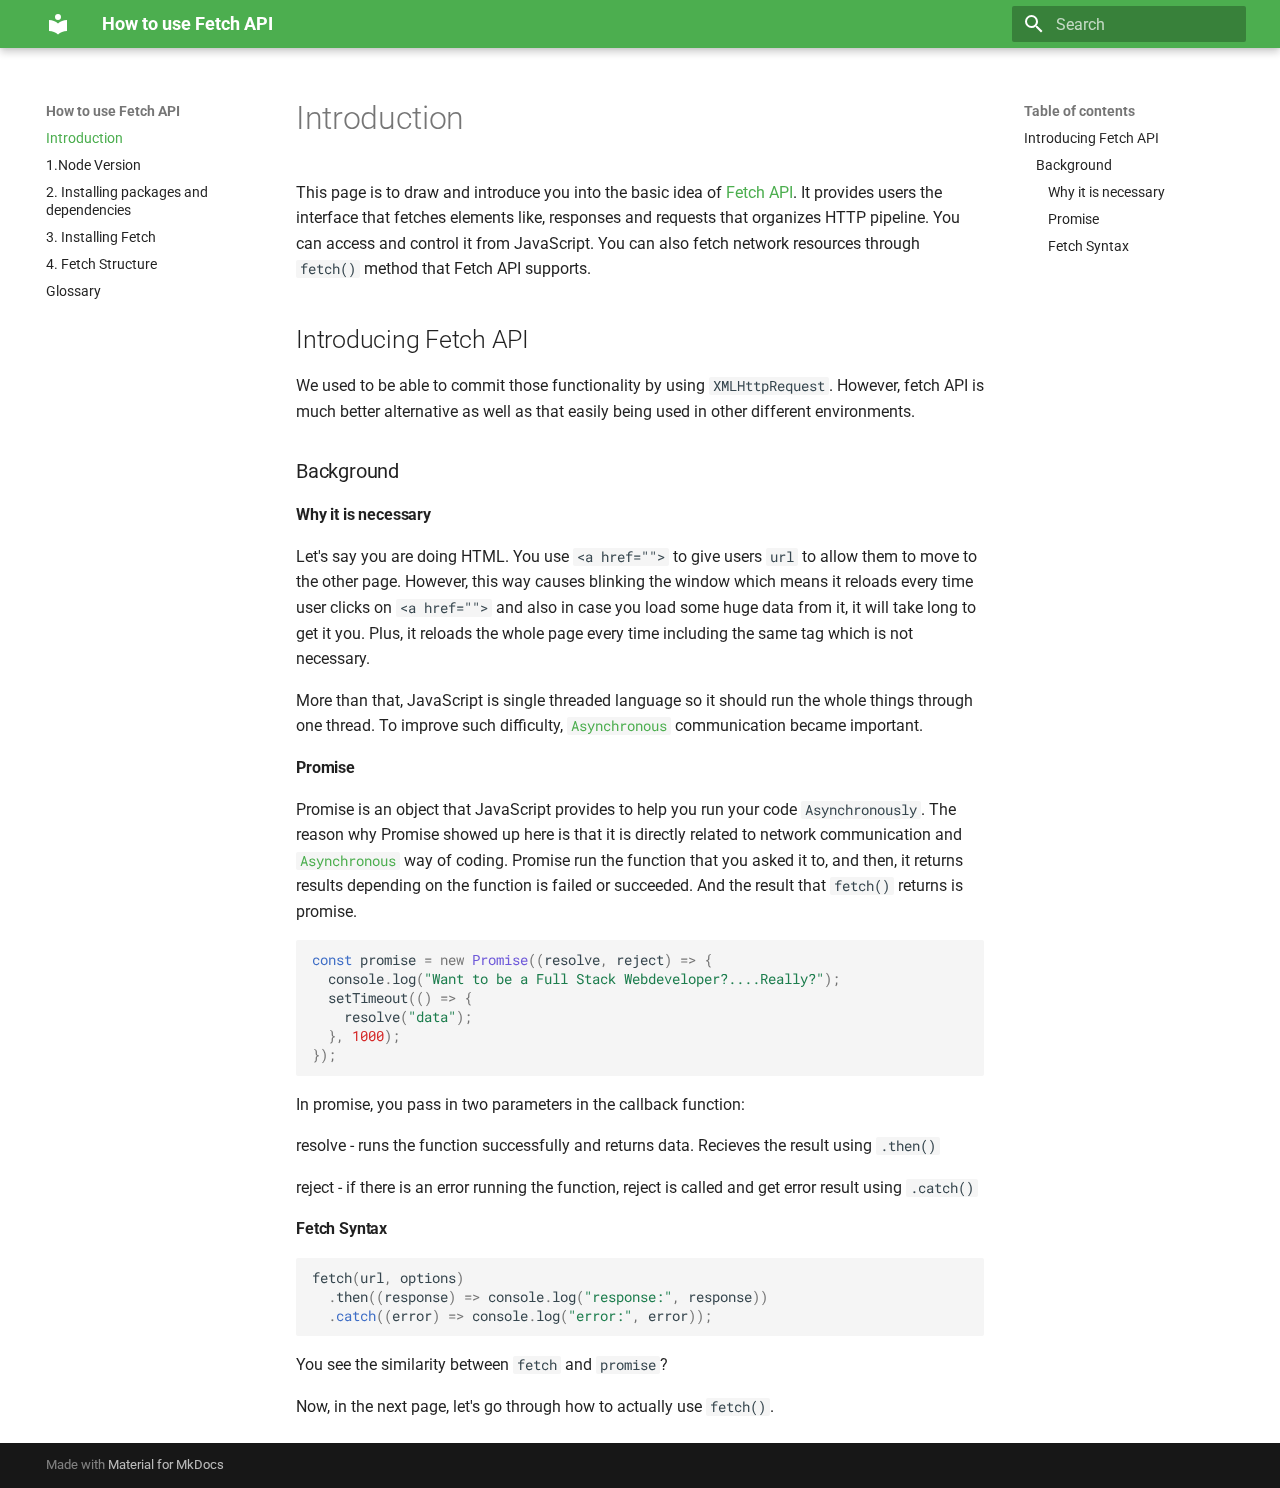
<file: index.html>
<!doctype html>
<html lang="en" class="no-js">
  <head>
    
      <meta charset="utf-8">
      <meta name="viewport" content="width=device-width,initial-scale=1">
      
      
      
      
      
        <link rel="next" href="1.Node%20Version/">
      
      <link rel="icon" href="assets/images/favicon.png">
      <meta name="generator" content="mkdocs-1.4.2, mkdocs-material-9.1.3">
    
    
      
        <title>How to use Fetch API</title>
      
    
    
      <link rel="stylesheet" href="assets/stylesheets/main.c4a75a56.min.css">
      
        
        <link rel="stylesheet" href="assets/stylesheets/palette.a0c5b2b5.min.css">
      
      

    
    
    
      
        
        
        <link rel="preconnect" href="https://fonts.gstatic.com" crossorigin>
        <link rel="stylesheet" href="https://fonts.googleapis.com/css?family=Roboto:300,300i,400,400i,700,700i%7CRoboto+Mono:400,400i,700,700i&display=fallback">
        <style>:root{--md-text-font:"Roboto";--md-code-font:"Roboto Mono"}</style>
      
    
    
      <link rel="stylesheet" href="css/custom.css">
    
    <script>__md_scope=new URL(".",location),__md_hash=e=>[...e].reduce((e,_)=>(e<<5)-e+_.charCodeAt(0),0),__md_get=(e,_=localStorage,t=__md_scope)=>JSON.parse(_.getItem(t.pathname+"."+e)),__md_set=(e,_,t=localStorage,a=__md_scope)=>{try{t.setItem(a.pathname+"."+e,JSON.stringify(_))}catch(e){}}</script>
    
      

    
    
    
  </head>
  
  
    
    
    
    
    
    <body dir="ltr" data-md-color-scheme="default" data-md-color-primary="green" data-md-color-accent="#3f51b5">
  
    
    
    <input class="md-toggle" data-md-toggle="drawer" type="checkbox" id="__drawer" autocomplete="off">
    <input class="md-toggle" data-md-toggle="search" type="checkbox" id="__search" autocomplete="off">
    <label class="md-overlay" for="__drawer"></label>
    <div data-md-component="skip">
      
        
        <a href="#introduction" class="md-skip">
          Skip to content
        </a>
      
    </div>
    <div data-md-component="announce">
      
    </div>
    
    
      

  

<header class="md-header md-header--shadow" data-md-component="header">
  <nav class="md-header__inner md-grid" aria-label="Header">
    <a href="." title="How to use Fetch API" class="md-header__button md-logo" aria-label="How to use Fetch API" data-md-component="logo">
      
  
  <svg xmlns="http://www.w3.org/2000/svg" viewBox="0 0 24 24"><path d="M12 8a3 3 0 0 0 3-3 3 3 0 0 0-3-3 3 3 0 0 0-3 3 3 3 0 0 0 3 3m0 3.54C9.64 9.35 6.5 8 3 8v11c3.5 0 6.64 1.35 9 3.54 2.36-2.19 5.5-3.54 9-3.54V8c-3.5 0-6.64 1.35-9 3.54Z"/></svg>

    </a>
    <label class="md-header__button md-icon" for="__drawer">
      <svg xmlns="http://www.w3.org/2000/svg" viewBox="0 0 24 24"><path d="M3 6h18v2H3V6m0 5h18v2H3v-2m0 5h18v2H3v-2Z"/></svg>
    </label>
    <div class="md-header__title" data-md-component="header-title">
      <div class="md-header__ellipsis">
        <div class="md-header__topic">
          <span class="md-ellipsis">
            How to use Fetch API
          </span>
        </div>
        <div class="md-header__topic" data-md-component="header-topic">
          <span class="md-ellipsis">
            
              Introduction
            
          </span>
        </div>
      </div>
    </div>
    
    
    
      <label class="md-header__button md-icon" for="__search">
        <svg xmlns="http://www.w3.org/2000/svg" viewBox="0 0 24 24"><path d="M9.5 3A6.5 6.5 0 0 1 16 9.5c0 1.61-.59 3.09-1.56 4.23l.27.27h.79l5 5-1.5 1.5-5-5v-.79l-.27-.27A6.516 6.516 0 0 1 9.5 16 6.5 6.5 0 0 1 3 9.5 6.5 6.5 0 0 1 9.5 3m0 2C7 5 5 7 5 9.5S7 14 9.5 14 14 12 14 9.5 12 5 9.5 5Z"/></svg>
      </label>
      <div class="md-search" data-md-component="search" role="dialog">
  <label class="md-search__overlay" for="__search"></label>
  <div class="md-search__inner" role="search">
    <form class="md-search__form" name="search">
      <input type="text" class="md-search__input" name="query" aria-label="Search" placeholder="Search" autocapitalize="off" autocorrect="off" autocomplete="off" spellcheck="false" data-md-component="search-query" required>
      <label class="md-search__icon md-icon" for="__search">
        <svg xmlns="http://www.w3.org/2000/svg" viewBox="0 0 24 24"><path d="M9.5 3A6.5 6.5 0 0 1 16 9.5c0 1.61-.59 3.09-1.56 4.23l.27.27h.79l5 5-1.5 1.5-5-5v-.79l-.27-.27A6.516 6.516 0 0 1 9.5 16 6.5 6.5 0 0 1 3 9.5 6.5 6.5 0 0 1 9.5 3m0 2C7 5 5 7 5 9.5S7 14 9.5 14 14 12 14 9.5 12 5 9.5 5Z"/></svg>
        <svg xmlns="http://www.w3.org/2000/svg" viewBox="0 0 24 24"><path d="M20 11v2H8l5.5 5.5-1.42 1.42L4.16 12l7.92-7.92L13.5 5.5 8 11h12Z"/></svg>
      </label>
      <nav class="md-search__options" aria-label="Search">
        
        <button type="reset" class="md-search__icon md-icon" title="Clear" aria-label="Clear" tabindex="-1">
          <svg xmlns="http://www.w3.org/2000/svg" viewBox="0 0 24 24"><path d="M19 6.41 17.59 5 12 10.59 6.41 5 5 6.41 10.59 12 5 17.59 6.41 19 12 13.41 17.59 19 19 17.59 13.41 12 19 6.41Z"/></svg>
        </button>
      </nav>
      
    </form>
    <div class="md-search__output">
      <div class="md-search__scrollwrap" data-md-scrollfix>
        <div class="md-search-result" data-md-component="search-result">
          <div class="md-search-result__meta">
            Initializing search
          </div>
          <ol class="md-search-result__list" role="presentation"></ol>
        </div>
      </div>
    </div>
  </div>
</div>
    
    
  </nav>
  
</header>
    
    <div class="md-container" data-md-component="container">
      
      
        
          
        
      
      <main class="md-main" data-md-component="main">
        <div class="md-main__inner md-grid">
          
            
              
              <div class="md-sidebar md-sidebar--primary" data-md-component="sidebar" data-md-type="navigation" >
                <div class="md-sidebar__scrollwrap">
                  <div class="md-sidebar__inner">
                    


<nav class="md-nav md-nav--primary" aria-label="Navigation" data-md-level="0">
  <label class="md-nav__title" for="__drawer">
    <a href="." title="How to use Fetch API" class="md-nav__button md-logo" aria-label="How to use Fetch API" data-md-component="logo">
      
  
  <svg xmlns="http://www.w3.org/2000/svg" viewBox="0 0 24 24"><path d="M12 8a3 3 0 0 0 3-3 3 3 0 0 0-3-3 3 3 0 0 0-3 3 3 3 0 0 0 3 3m0 3.54C9.64 9.35 6.5 8 3 8v11c3.5 0 6.64 1.35 9 3.54 2.36-2.19 5.5-3.54 9-3.54V8c-3.5 0-6.64 1.35-9 3.54Z"/></svg>

    </a>
    How to use Fetch API
  </label>
  
  <ul class="md-nav__list" data-md-scrollfix>
    
      
      
      

  
  
    
  
  
    <li class="md-nav__item md-nav__item--active">
      
      <input class="md-nav__toggle md-toggle" type="checkbox" id="__toc">
      
      
        
      
      
        <label class="md-nav__link md-nav__link--active" for="__toc">
          Introduction
          <span class="md-nav__icon md-icon"></span>
        </label>
      
      <a href="." class="md-nav__link md-nav__link--active">
        Introduction
      </a>
      
        

<nav class="md-nav md-nav--secondary" aria-label="Table of contents">
  
  
  
    
  
  
    <label class="md-nav__title" for="__toc">
      <span class="md-nav__icon md-icon"></span>
      Table of contents
    </label>
    <ul class="md-nav__list" data-md-component="toc" data-md-scrollfix>
      
        <li class="md-nav__item">
  <a href="#introducing-fetch-api" class="md-nav__link">
    Introducing Fetch API
  </a>
  
    <nav class="md-nav" aria-label="Introducing Fetch API">
      <ul class="md-nav__list">
        
          <li class="md-nav__item">
  <a href="#background" class="md-nav__link">
    Background
  </a>
  
    <nav class="md-nav" aria-label="Background">
      <ul class="md-nav__list">
        
          <li class="md-nav__item">
  <a href="#why-it-is-necessary" class="md-nav__link">
    Why it is necessary
  </a>
  
</li>
        
          <li class="md-nav__item">
  <a href="#promise" class="md-nav__link">
    Promise
  </a>
  
</li>
        
          <li class="md-nav__item">
  <a href="#fetch-syntax" class="md-nav__link">
    Fetch Syntax
  </a>
  
</li>
        
      </ul>
    </nav>
  
</li>
        
      </ul>
    </nav>
  
</li>
      
    </ul>
  
</nav>
      
    </li>
  

    
      
      
      

  
  
  
    <li class="md-nav__item">
      <a href="1.Node%20Version/" class="md-nav__link">
        1.Node Version
      </a>
    </li>
  

    
      
      
      

  
  
  
    <li class="md-nav__item">
      <a href="2.InstallingPackageJson/" class="md-nav__link">
        2. Installing packages and dependencies
      </a>
    </li>
  

    
      
      
      

  
  
  
    <li class="md-nav__item">
      <a href="3.InstallFetch/" class="md-nav__link">
        3. Installing Fetch
      </a>
    </li>
  

    
      
      
      

  
  
  
    <li class="md-nav__item">
      <a href="4.fetchStructure/" class="md-nav__link">
        4. Fetch Structure
      </a>
    </li>
  

    
      
      
      

  
  
  
    <li class="md-nav__item">
      <a href="glossary/" class="md-nav__link">
        Glossary
      </a>
    </li>
  

    
  </ul>
</nav>
                  </div>
                </div>
              </div>
            
            
              
              <div class="md-sidebar md-sidebar--secondary" data-md-component="sidebar" data-md-type="toc" >
                <div class="md-sidebar__scrollwrap">
                  <div class="md-sidebar__inner">
                    

<nav class="md-nav md-nav--secondary" aria-label="Table of contents">
  
  
  
    
  
  
    <label class="md-nav__title" for="__toc">
      <span class="md-nav__icon md-icon"></span>
      Table of contents
    </label>
    <ul class="md-nav__list" data-md-component="toc" data-md-scrollfix>
      
        <li class="md-nav__item">
  <a href="#introducing-fetch-api" class="md-nav__link">
    Introducing Fetch API
  </a>
  
    <nav class="md-nav" aria-label="Introducing Fetch API">
      <ul class="md-nav__list">
        
          <li class="md-nav__item">
  <a href="#background" class="md-nav__link">
    Background
  </a>
  
    <nav class="md-nav" aria-label="Background">
      <ul class="md-nav__list">
        
          <li class="md-nav__item">
  <a href="#why-it-is-necessary" class="md-nav__link">
    Why it is necessary
  </a>
  
</li>
        
          <li class="md-nav__item">
  <a href="#promise" class="md-nav__link">
    Promise
  </a>
  
</li>
        
          <li class="md-nav__item">
  <a href="#fetch-syntax" class="md-nav__link">
    Fetch Syntax
  </a>
  
</li>
        
      </ul>
    </nav>
  
</li>
        
      </ul>
    </nav>
  
</li>
      
    </ul>
  
</nav>
                  </div>
                </div>
              </div>
            
          
          
            <div class="md-content" data-md-component="content">
              <article class="md-content__inner md-typeset">
                
                  


<h1 id="introduction">Introduction</h1>
<p>This page is to draw and introduce you into the basic idea of <a href="#fetch-api">Fetch API</a>. It provides users the interface that fetches elements like, responses and requests that organizes HTTP pipeline. You can access and control it from JavaScript.
You can also fetch network resources through <code>fetch()</code> method that Fetch API supports.</p>
<h2 id="introducing-fetch-api">Introducing Fetch API</h2>
<p>We used to be able to commit those functionality by using <code>XMLHttpRequest</code>. However, fetch API is much better alternative as well as that easily being used in other different environments.</p>
<h3 id="background">Background</h3>
<h4 id="why-it-is-necessary">Why it is necessary</h4>
<p>Let's say you are doing HTML. You use <code>&lt;a href=""&gt;</code> to give users <code>url</code> to allow them to move to the other page. However, this way causes blinking the window which means it reloads every time user clicks on <code>&lt;a href=""&gt;</code> and also in case you load some huge data from it, it will take long to get it you. Plus, it reloads the whole page every time including the same tag which is not necessary.</p>
<p>More than that, JavaScript is single threaded language so it should run the whole things through one thread. To improve such difficulty, <a href="#asynchronous"><code>Asynchronous</code></a> communication became important.</p>
<h4 id="promise">Promise</h4>
<p>Promise is an object that JavaScript provides to help you run your code <code>Asynchronously</code>. The reason why Promise showed up here is that it is directly related to network communication and <a href="#asynchronous"><code>Asynchronous</code></a> way of coding. Promise run the function that you asked it to, and then, it returns results depending on the function is failed or succeeded. And the result that <code>fetch()</code> returns is promise.</p>
<div class="language-javascript highlight"><pre><span></span><code><span id="__span-0-1"><a id="__codelineno-0-1" name="__codelineno-0-1" href="#__codelineno-0-1"></a><span class="kd">const</span><span class="w"> </span><span class="nx">promise</span><span class="w"> </span><span class="o">=</span><span class="w"> </span><span class="ow">new</span><span class="w"> </span><span class="nb">Promise</span><span class="p">((</span><span class="nx">resolve</span><span class="p">,</span><span class="w"> </span><span class="nx">reject</span><span class="p">)</span><span class="w"> </span><span class="p">=&gt;</span><span class="w"> </span><span class="p">{</span>
</span><span id="__span-0-2"><a id="__codelineno-0-2" name="__codelineno-0-2" href="#__codelineno-0-2"></a><span class="w">  </span><span class="nx">console</span><span class="p">.</span><span class="nx">log</span><span class="p">(</span><span class="s2">&quot;Want to be a Full Stack Webdeveloper?....Really?&quot;</span><span class="p">);</span>
</span><span id="__span-0-3"><a id="__codelineno-0-3" name="__codelineno-0-3" href="#__codelineno-0-3"></a><span class="w">  </span><span class="nx">setTimeout</span><span class="p">(()</span><span class="w"> </span><span class="p">=&gt;</span><span class="w"> </span><span class="p">{</span>
</span><span id="__span-0-4"><a id="__codelineno-0-4" name="__codelineno-0-4" href="#__codelineno-0-4"></a><span class="w">    </span><span class="nx">resolve</span><span class="p">(</span><span class="s2">&quot;data&quot;</span><span class="p">);</span>
</span><span id="__span-0-5"><a id="__codelineno-0-5" name="__codelineno-0-5" href="#__codelineno-0-5"></a><span class="w">  </span><span class="p">},</span><span class="w"> </span><span class="mf">1000</span><span class="p">);</span>
</span><span id="__span-0-6"><a id="__codelineno-0-6" name="__codelineno-0-6" href="#__codelineno-0-6"></a><span class="p">});</span>
</span></code></pre></div>
<p>In promise, you pass in two parameters in the callback function:</p>
<p>resolve - runs the function successfully and returns data. Recieves the result using <code>.then()</code></p>
<p>reject - if there is an error running the function, reject is called and get error result using <code>.catch()</code></p>
<h4 id="fetch-syntax">Fetch Syntax</h4>
<div class="language-javascript highlight"><pre><span></span><code><span id="__span-1-1"><a id="__codelineno-1-1" name="__codelineno-1-1" href="#__codelineno-1-1"></a><span class="nx">fetch</span><span class="p">(</span><span class="nx">url</span><span class="p">,</span><span class="w"> </span><span class="nx">options</span><span class="p">)</span>
</span><span id="__span-1-2"><a id="__codelineno-1-2" name="__codelineno-1-2" href="#__codelineno-1-2"></a><span class="w">  </span><span class="p">.</span><span class="nx">then</span><span class="p">((</span><span class="nx">response</span><span class="p">)</span><span class="w"> </span><span class="p">=&gt;</span><span class="w"> </span><span class="nx">console</span><span class="p">.</span><span class="nx">log</span><span class="p">(</span><span class="s2">&quot;response:&quot;</span><span class="p">,</span><span class="w"> </span><span class="nx">response</span><span class="p">))</span>
</span><span id="__span-1-3"><a id="__codelineno-1-3" name="__codelineno-1-3" href="#__codelineno-1-3"></a><span class="w">  </span><span class="p">.</span><span class="k">catch</span><span class="p">((</span><span class="nx">error</span><span class="p">)</span><span class="w"> </span><span class="p">=&gt;</span><span class="w"> </span><span class="nx">console</span><span class="p">.</span><span class="nx">log</span><span class="p">(</span><span class="s2">&quot;error:&quot;</span><span class="p">,</span><span class="w"> </span><span class="nx">error</span><span class="p">));</span>
</span></code></pre></div>
<p>You see the similarity between <code>fetch</code> and <code>promise</code>?</p>
<p>Now, in the next page, let's go through how to actually use <code>fetch()</code>.</p>





                
              </article>
            </div>
          
          
        </div>
        
      </main>
      
        <footer class="md-footer">
  
  <div class="md-footer-meta md-typeset">
    <div class="md-footer-meta__inner md-grid">
      <div class="md-copyright">
  
  
    Made with
    <a href="https://squidfunk.github.io/mkdocs-material/" target="_blank" rel="noopener">
      Material for MkDocs
    </a>
  
</div>
      
    </div>
  </div>
</footer>
      
    </div>
    <div class="md-dialog" data-md-component="dialog">
      <div class="md-dialog__inner md-typeset"></div>
    </div>
    
    <script id="__config" type="application/json">{"base": ".", "features": [], "search": "assets/javascripts/workers/search.208ed371.min.js", "translations": {"clipboard.copied": "Copied to clipboard", "clipboard.copy": "Copy to clipboard", "search.result.more.one": "1 more on this page", "search.result.more.other": "# more on this page", "search.result.none": "No matching documents", "search.result.one": "1 matching document", "search.result.other": "# matching documents", "search.result.placeholder": "Type to start searching", "search.result.term.missing": "Missing", "select.version": "Select version"}}</script>
    
    
      <script src="assets/javascripts/bundle.efa0ade1.min.js"></script>
      
    
  </body>
</html>
</file>
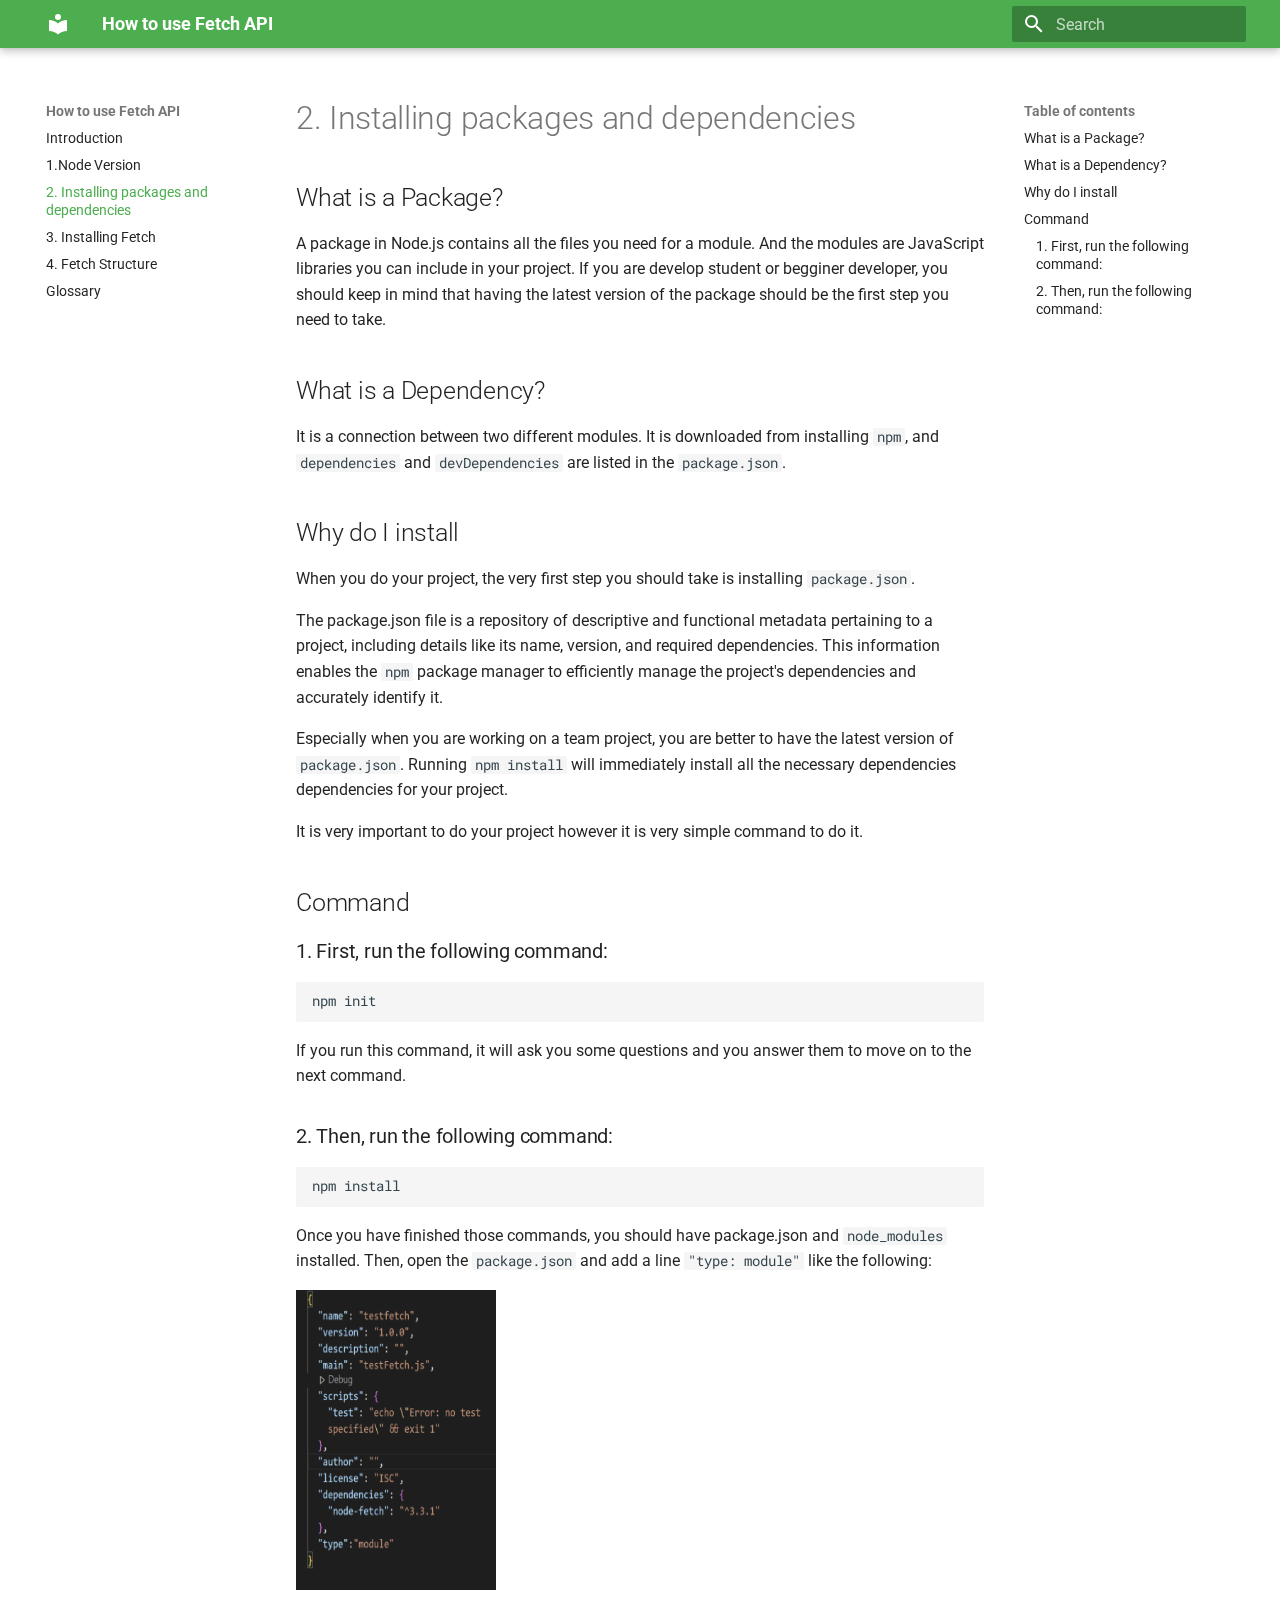
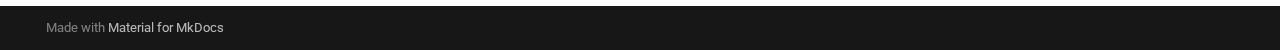
<file: 2.InstallingPackageJson/index.html>
<!doctype html>
<html lang="en" class="no-js">
  <head>
    
      <meta charset="utf-8">
      <meta name="viewport" content="width=device-width,initial-scale=1">
      
      
      
      
        <link rel="prev" href="../1.Node%20Version/">
      
      
        <link rel="next" href="../3.InstallFetch/">
      
      <link rel="icon" href="../assets/images/favicon.png">
      <meta name="generator" content="mkdocs-1.4.2, mkdocs-material-9.1.3">
    
    
      
        <title>2. Installing packages and dependencies - How to use Fetch API</title>
      
    
    
      <link rel="stylesheet" href="../assets/stylesheets/main.c4a75a56.min.css">
      
        
        <link rel="stylesheet" href="../assets/stylesheets/palette.a0c5b2b5.min.css">
      
      

    
    
    
      
        
        
        <link rel="preconnect" href="https://fonts.gstatic.com" crossorigin>
        <link rel="stylesheet" href="https://fonts.googleapis.com/css?family=Roboto:300,300i,400,400i,700,700i%7CRoboto+Mono:400,400i,700,700i&display=fallback">
        <style>:root{--md-text-font:"Roboto";--md-code-font:"Roboto Mono"}</style>
      
    
    
      <link rel="stylesheet" href="../css/custom.css">
    
    <script>__md_scope=new URL("..",location),__md_hash=e=>[...e].reduce((e,_)=>(e<<5)-e+_.charCodeAt(0),0),__md_get=(e,_=localStorage,t=__md_scope)=>JSON.parse(_.getItem(t.pathname+"."+e)),__md_set=(e,_,t=localStorage,a=__md_scope)=>{try{t.setItem(a.pathname+"."+e,JSON.stringify(_))}catch(e){}}</script>
    
      

    
    
    
  </head>
  
  
    
    
    
    
    
    <body dir="ltr" data-md-color-scheme="default" data-md-color-primary="green" data-md-color-accent="#3f51b5">
  
    
    
    <input class="md-toggle" data-md-toggle="drawer" type="checkbox" id="__drawer" autocomplete="off">
    <input class="md-toggle" data-md-toggle="search" type="checkbox" id="__search" autocomplete="off">
    <label class="md-overlay" for="__drawer"></label>
    <div data-md-component="skip">
      
        
        <a href="#2-installing-packages-and-dependencies" class="md-skip">
          Skip to content
        </a>
      
    </div>
    <div data-md-component="announce">
      
    </div>
    
    
      

  

<header class="md-header md-header--shadow" data-md-component="header">
  <nav class="md-header__inner md-grid" aria-label="Header">
    <a href=".." title="How to use Fetch API" class="md-header__button md-logo" aria-label="How to use Fetch API" data-md-component="logo">
      
  
  <svg xmlns="http://www.w3.org/2000/svg" viewBox="0 0 24 24"><path d="M12 8a3 3 0 0 0 3-3 3 3 0 0 0-3-3 3 3 0 0 0-3 3 3 3 0 0 0 3 3m0 3.54C9.64 9.35 6.5 8 3 8v11c3.5 0 6.64 1.35 9 3.54 2.36-2.19 5.5-3.54 9-3.54V8c-3.5 0-6.64 1.35-9 3.54Z"/></svg>

    </a>
    <label class="md-header__button md-icon" for="__drawer">
      <svg xmlns="http://www.w3.org/2000/svg" viewBox="0 0 24 24"><path d="M3 6h18v2H3V6m0 5h18v2H3v-2m0 5h18v2H3v-2Z"/></svg>
    </label>
    <div class="md-header__title" data-md-component="header-title">
      <div class="md-header__ellipsis">
        <div class="md-header__topic">
          <span class="md-ellipsis">
            How to use Fetch API
          </span>
        </div>
        <div class="md-header__topic" data-md-component="header-topic">
          <span class="md-ellipsis">
            
              2. Installing packages and dependencies
            
          </span>
        </div>
      </div>
    </div>
    
    
    
      <label class="md-header__button md-icon" for="__search">
        <svg xmlns="http://www.w3.org/2000/svg" viewBox="0 0 24 24"><path d="M9.5 3A6.5 6.5 0 0 1 16 9.5c0 1.61-.59 3.09-1.56 4.23l.27.27h.79l5 5-1.5 1.5-5-5v-.79l-.27-.27A6.516 6.516 0 0 1 9.5 16 6.5 6.5 0 0 1 3 9.5 6.5 6.5 0 0 1 9.5 3m0 2C7 5 5 7 5 9.5S7 14 9.5 14 14 12 14 9.5 12 5 9.5 5Z"/></svg>
      </label>
      <div class="md-search" data-md-component="search" role="dialog">
  <label class="md-search__overlay" for="__search"></label>
  <div class="md-search__inner" role="search">
    <form class="md-search__form" name="search">
      <input type="text" class="md-search__input" name="query" aria-label="Search" placeholder="Search" autocapitalize="off" autocorrect="off" autocomplete="off" spellcheck="false" data-md-component="search-query" required>
      <label class="md-search__icon md-icon" for="__search">
        <svg xmlns="http://www.w3.org/2000/svg" viewBox="0 0 24 24"><path d="M9.5 3A6.5 6.5 0 0 1 16 9.5c0 1.61-.59 3.09-1.56 4.23l.27.27h.79l5 5-1.5 1.5-5-5v-.79l-.27-.27A6.516 6.516 0 0 1 9.5 16 6.5 6.5 0 0 1 3 9.5 6.5 6.5 0 0 1 9.5 3m0 2C7 5 5 7 5 9.5S7 14 9.5 14 14 12 14 9.5 12 5 9.5 5Z"/></svg>
        <svg xmlns="http://www.w3.org/2000/svg" viewBox="0 0 24 24"><path d="M20 11v2H8l5.5 5.5-1.42 1.42L4.16 12l7.92-7.92L13.5 5.5 8 11h12Z"/></svg>
      </label>
      <nav class="md-search__options" aria-label="Search">
        
        <button type="reset" class="md-search__icon md-icon" title="Clear" aria-label="Clear" tabindex="-1">
          <svg xmlns="http://www.w3.org/2000/svg" viewBox="0 0 24 24"><path d="M19 6.41 17.59 5 12 10.59 6.41 5 5 6.41 10.59 12 5 17.59 6.41 19 12 13.41 17.59 19 19 17.59 13.41 12 19 6.41Z"/></svg>
        </button>
      </nav>
      
    </form>
    <div class="md-search__output">
      <div class="md-search__scrollwrap" data-md-scrollfix>
        <div class="md-search-result" data-md-component="search-result">
          <div class="md-search-result__meta">
            Initializing search
          </div>
          <ol class="md-search-result__list" role="presentation"></ol>
        </div>
      </div>
    </div>
  </div>
</div>
    
    
  </nav>
  
</header>
    
    <div class="md-container" data-md-component="container">
      
      
        
          
        
      
      <main class="md-main" data-md-component="main">
        <div class="md-main__inner md-grid">
          
            
              
              <div class="md-sidebar md-sidebar--primary" data-md-component="sidebar" data-md-type="navigation" >
                <div class="md-sidebar__scrollwrap">
                  <div class="md-sidebar__inner">
                    


<nav class="md-nav md-nav--primary" aria-label="Navigation" data-md-level="0">
  <label class="md-nav__title" for="__drawer">
    <a href=".." title="How to use Fetch API" class="md-nav__button md-logo" aria-label="How to use Fetch API" data-md-component="logo">
      
  
  <svg xmlns="http://www.w3.org/2000/svg" viewBox="0 0 24 24"><path d="M12 8a3 3 0 0 0 3-3 3 3 0 0 0-3-3 3 3 0 0 0-3 3 3 3 0 0 0 3 3m0 3.54C9.64 9.35 6.5 8 3 8v11c3.5 0 6.64 1.35 9 3.54 2.36-2.19 5.5-3.54 9-3.54V8c-3.5 0-6.64 1.35-9 3.54Z"/></svg>

    </a>
    How to use Fetch API
  </label>
  
  <ul class="md-nav__list" data-md-scrollfix>
    
      
      
      

  
  
  
    <li class="md-nav__item">
      <a href=".." class="md-nav__link">
        Introduction
      </a>
    </li>
  

    
      
      
      

  
  
  
    <li class="md-nav__item">
      <a href="../1.Node%20Version/" class="md-nav__link">
        1.Node Version
      </a>
    </li>
  

    
      
      
      

  
  
    
  
  
    <li class="md-nav__item md-nav__item--active">
      
      <input class="md-nav__toggle md-toggle" type="checkbox" id="__toc">
      
      
        
      
      
        <label class="md-nav__link md-nav__link--active" for="__toc">
          2. Installing packages and dependencies
          <span class="md-nav__icon md-icon"></span>
        </label>
      
      <a href="./" class="md-nav__link md-nav__link--active">
        2. Installing packages and dependencies
      </a>
      
        

<nav class="md-nav md-nav--secondary" aria-label="Table of contents">
  
  
  
    
  
  
    <label class="md-nav__title" for="__toc">
      <span class="md-nav__icon md-icon"></span>
      Table of contents
    </label>
    <ul class="md-nav__list" data-md-component="toc" data-md-scrollfix>
      
        <li class="md-nav__item">
  <a href="#what-is-a-package" class="md-nav__link">
    What is a Package?
  </a>
  
</li>
      
        <li class="md-nav__item">
  <a href="#what-is-a-dependency" class="md-nav__link">
    What is a Dependency?
  </a>
  
</li>
      
        <li class="md-nav__item">
  <a href="#why-do-i-install" class="md-nav__link">
    Why do I install
  </a>
  
</li>
      
        <li class="md-nav__item">
  <a href="#command" class="md-nav__link">
    Command
  </a>
  
    <nav class="md-nav" aria-label="Command">
      <ul class="md-nav__list">
        
          <li class="md-nav__item">
  <a href="#1-first-run-the-following-command" class="md-nav__link">
    1. First, run the following command:
  </a>
  
</li>
        
          <li class="md-nav__item">
  <a href="#2-then-run-the-following-command" class="md-nav__link">
    2. Then, run the following command:
  </a>
  
</li>
        
      </ul>
    </nav>
  
</li>
      
    </ul>
  
</nav>
      
    </li>
  

    
      
      
      

  
  
  
    <li class="md-nav__item">
      <a href="../3.InstallFetch/" class="md-nav__link">
        3. Installing Fetch
      </a>
    </li>
  

    
      
      
      

  
  
  
    <li class="md-nav__item">
      <a href="../4.fetchStructure/" class="md-nav__link">
        4. Fetch Structure
      </a>
    </li>
  

    
      
      
      

  
  
  
    <li class="md-nav__item">
      <a href="../glossary/" class="md-nav__link">
        Glossary
      </a>
    </li>
  

    
  </ul>
</nav>
                  </div>
                </div>
              </div>
            
            
              
              <div class="md-sidebar md-sidebar--secondary" data-md-component="sidebar" data-md-type="toc" >
                <div class="md-sidebar__scrollwrap">
                  <div class="md-sidebar__inner">
                    

<nav class="md-nav md-nav--secondary" aria-label="Table of contents">
  
  
  
    
  
  
    <label class="md-nav__title" for="__toc">
      <span class="md-nav__icon md-icon"></span>
      Table of contents
    </label>
    <ul class="md-nav__list" data-md-component="toc" data-md-scrollfix>
      
        <li class="md-nav__item">
  <a href="#what-is-a-package" class="md-nav__link">
    What is a Package?
  </a>
  
</li>
      
        <li class="md-nav__item">
  <a href="#what-is-a-dependency" class="md-nav__link">
    What is a Dependency?
  </a>
  
</li>
      
        <li class="md-nav__item">
  <a href="#why-do-i-install" class="md-nav__link">
    Why do I install
  </a>
  
</li>
      
        <li class="md-nav__item">
  <a href="#command" class="md-nav__link">
    Command
  </a>
  
    <nav class="md-nav" aria-label="Command">
      <ul class="md-nav__list">
        
          <li class="md-nav__item">
  <a href="#1-first-run-the-following-command" class="md-nav__link">
    1. First, run the following command:
  </a>
  
</li>
        
          <li class="md-nav__item">
  <a href="#2-then-run-the-following-command" class="md-nav__link">
    2. Then, run the following command:
  </a>
  
</li>
        
      </ul>
    </nav>
  
</li>
      
    </ul>
  
</nav>
                  </div>
                </div>
              </div>
            
          
          
            <div class="md-content" data-md-component="content">
              <article class="md-content__inner md-typeset">
                
                  


<h1 id="2-installing-packages-and-dependencies">2. Installing packages and dependencies</h1>
<h2 id="what-is-a-package">What is a Package?</h2>
<p>A package in Node.js contains all the files you need for a module. And the modules are JavaScript libraries you can include in your project. If you are develop student or begginer developer, you should keep in mind that having the latest version of the package should be the first step you need to take.</p>
<h2 id="what-is-a-dependency">What is a Dependency?</h2>
<p>It is a connection between two different modules. It is downloaded from installing <code>npm</code>, and <code>dependencies</code> and <code>devDependencies</code> are listed in the <code>package.json</code>.</p>
<h2 id="why-do-i-install">Why do I install</h2>
<p>When you do your project, the very first step you should take is installing <code>package.json</code>.</p>
<p>The package.json file is a repository of descriptive and functional metadata pertaining to a project, including details like its name, version, and required dependencies. This information enables the <code>npm</code> package manager to efficiently manage the project's dependencies and accurately identify it.</p>
<p>Especially when you are working on a team project, you are better to have the latest version of <code>package.json</code>.
Running <code>npm install</code> will immediately install all the necessary dependencies dependencies for your project.</p>
<p>It is very important to do your project however it is very simple command to do it.</p>
<h2 id="command">Command</h2>
<h3 id="1-first-run-the-following-command">1. First, run the following command:</h3>
<div class="language-text highlight"><pre><span></span><code><span id="__span-0-1"><a id="__codelineno-0-1" name="__codelineno-0-1" href="#__codelineno-0-1"></a>npm init
</span></code></pre></div>
<p>If you run this command, it will ask you some questions and you answer them to move on to the next command.</p>
<h3 id="2-then-run-the-following-command">2. Then, run the following command:</h3>
<div class="language-text highlight"><pre><span></span><code><span id="__span-1-1"><a id="__codelineno-1-1" name="__codelineno-1-1" href="#__codelineno-1-1"></a>npm install
</span></code></pre></div>
<p>Once you have finished those commands, you should have package.json and <code>node_modules</code> installed. Then, open the <code>package.json</code> and add a line <code>"type: module"</code> like the following:</p>
<p><img align="left" alt="adding_type" src="../img/addTypeModule.png" /></p>





                
              </article>
            </div>
          
          
        </div>
        
      </main>
      
        <footer class="md-footer">
  
  <div class="md-footer-meta md-typeset">
    <div class="md-footer-meta__inner md-grid">
      <div class="md-copyright">
  
  
    Made with
    <a href="https://squidfunk.github.io/mkdocs-material/" target="_blank" rel="noopener">
      Material for MkDocs
    </a>
  
</div>
      
    </div>
  </div>
</footer>
      
    </div>
    <div class="md-dialog" data-md-component="dialog">
      <div class="md-dialog__inner md-typeset"></div>
    </div>
    
    <script id="__config" type="application/json">{"base": "..", "features": [], "search": "../assets/javascripts/workers/search.208ed371.min.js", "translations": {"clipboard.copied": "Copied to clipboard", "clipboard.copy": "Copy to clipboard", "search.result.more.one": "1 more on this page", "search.result.more.other": "# more on this page", "search.result.none": "No matching documents", "search.result.one": "1 matching document", "search.result.other": "# matching documents", "search.result.placeholder": "Type to start searching", "search.result.term.missing": "Missing", "select.version": "Select version"}}</script>
    
    
      <script src="../assets/javascripts/bundle.efa0ade1.min.js"></script>
      
    
  </body>
</html>
</file>
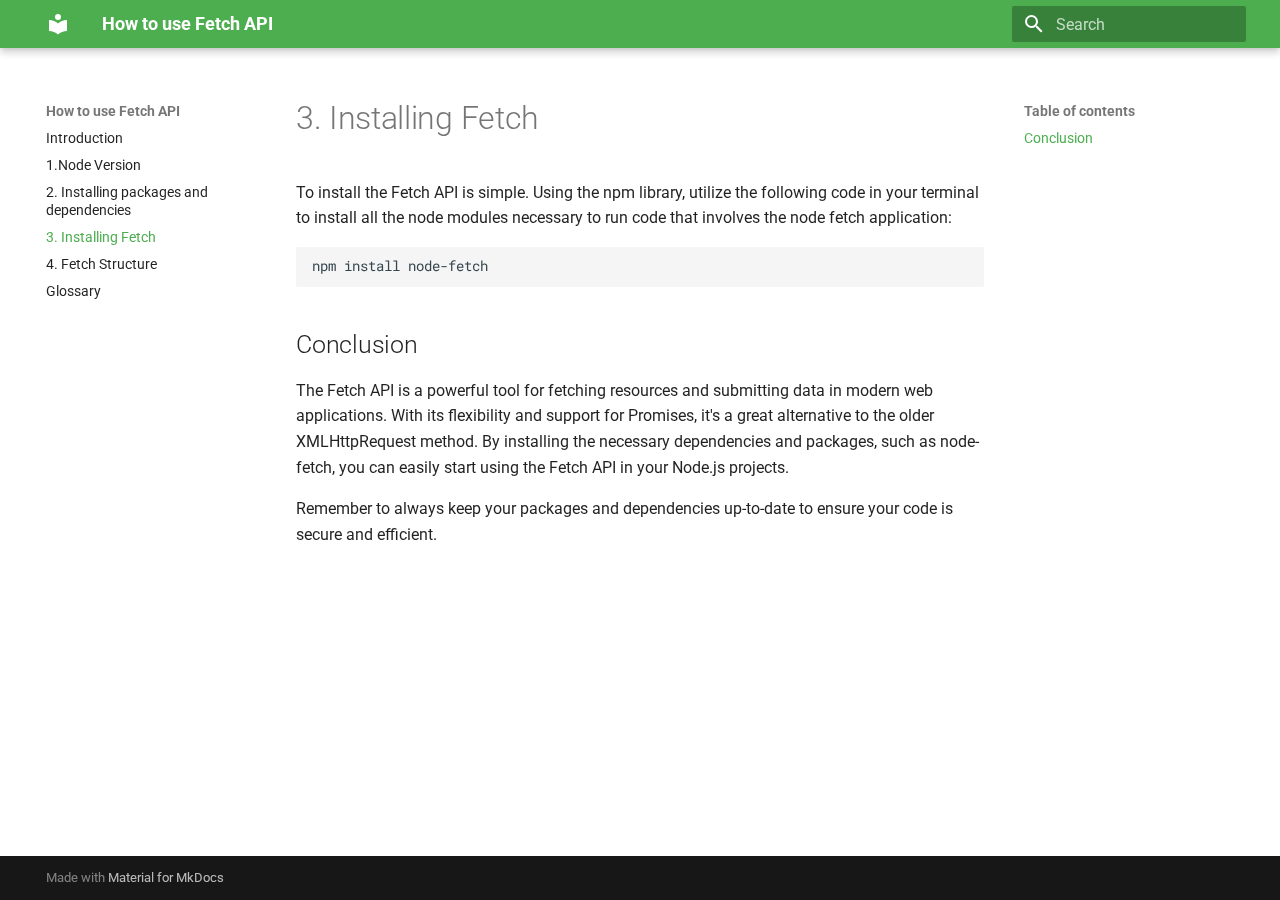
<file: 3.InstallFetch/index.html>
<!doctype html>
<html lang="en" class="no-js">
  <head>
    
      <meta charset="utf-8">
      <meta name="viewport" content="width=device-width,initial-scale=1">
      
      
      
      
        <link rel="prev" href="../2.InstallingPackageJson/">
      
      
        <link rel="next" href="../4.fetchStructure/">
      
      <link rel="icon" href="../assets/images/favicon.png">
      <meta name="generator" content="mkdocs-1.4.2, mkdocs-material-9.1.3">
    
    
      
        <title>3. Installing Fetch - How to use Fetch API</title>
      
    
    
      <link rel="stylesheet" href="../assets/stylesheets/main.c4a75a56.min.css">
      
        
        <link rel="stylesheet" href="../assets/stylesheets/palette.a0c5b2b5.min.css">
      
      

    
    
    
      
        
        
        <link rel="preconnect" href="https://fonts.gstatic.com" crossorigin>
        <link rel="stylesheet" href="https://fonts.googleapis.com/css?family=Roboto:300,300i,400,400i,700,700i%7CRoboto+Mono:400,400i,700,700i&display=fallback">
        <style>:root{--md-text-font:"Roboto";--md-code-font:"Roboto Mono"}</style>
      
    
    
      <link rel="stylesheet" href="../css/custom.css">
    
    <script>__md_scope=new URL("..",location),__md_hash=e=>[...e].reduce((e,_)=>(e<<5)-e+_.charCodeAt(0),0),__md_get=(e,_=localStorage,t=__md_scope)=>JSON.parse(_.getItem(t.pathname+"."+e)),__md_set=(e,_,t=localStorage,a=__md_scope)=>{try{t.setItem(a.pathname+"."+e,JSON.stringify(_))}catch(e){}}</script>
    
      

    
    
    
  </head>
  
  
    
    
    
    
    
    <body dir="ltr" data-md-color-scheme="default" data-md-color-primary="green" data-md-color-accent="#3f51b5">
  
    
    
    <input class="md-toggle" data-md-toggle="drawer" type="checkbox" id="__drawer" autocomplete="off">
    <input class="md-toggle" data-md-toggle="search" type="checkbox" id="__search" autocomplete="off">
    <label class="md-overlay" for="__drawer"></label>
    <div data-md-component="skip">
      
        
        <a href="#3-installing-fetch" class="md-skip">
          Skip to content
        </a>
      
    </div>
    <div data-md-component="announce">
      
    </div>
    
    
      

  

<header class="md-header md-header--shadow" data-md-component="header">
  <nav class="md-header__inner md-grid" aria-label="Header">
    <a href=".." title="How to use Fetch API" class="md-header__button md-logo" aria-label="How to use Fetch API" data-md-component="logo">
      
  
  <svg xmlns="http://www.w3.org/2000/svg" viewBox="0 0 24 24"><path d="M12 8a3 3 0 0 0 3-3 3 3 0 0 0-3-3 3 3 0 0 0-3 3 3 3 0 0 0 3 3m0 3.54C9.64 9.35 6.5 8 3 8v11c3.5 0 6.64 1.35 9 3.54 2.36-2.19 5.5-3.54 9-3.54V8c-3.5 0-6.64 1.35-9 3.54Z"/></svg>

    </a>
    <label class="md-header__button md-icon" for="__drawer">
      <svg xmlns="http://www.w3.org/2000/svg" viewBox="0 0 24 24"><path d="M3 6h18v2H3V6m0 5h18v2H3v-2m0 5h18v2H3v-2Z"/></svg>
    </label>
    <div class="md-header__title" data-md-component="header-title">
      <div class="md-header__ellipsis">
        <div class="md-header__topic">
          <span class="md-ellipsis">
            How to use Fetch API
          </span>
        </div>
        <div class="md-header__topic" data-md-component="header-topic">
          <span class="md-ellipsis">
            
              3. Installing Fetch
            
          </span>
        </div>
      </div>
    </div>
    
    
    
      <label class="md-header__button md-icon" for="__search">
        <svg xmlns="http://www.w3.org/2000/svg" viewBox="0 0 24 24"><path d="M9.5 3A6.5 6.5 0 0 1 16 9.5c0 1.61-.59 3.09-1.56 4.23l.27.27h.79l5 5-1.5 1.5-5-5v-.79l-.27-.27A6.516 6.516 0 0 1 9.5 16 6.5 6.5 0 0 1 3 9.5 6.5 6.5 0 0 1 9.5 3m0 2C7 5 5 7 5 9.5S7 14 9.5 14 14 12 14 9.5 12 5 9.5 5Z"/></svg>
      </label>
      <div class="md-search" data-md-component="search" role="dialog">
  <label class="md-search__overlay" for="__search"></label>
  <div class="md-search__inner" role="search">
    <form class="md-search__form" name="search">
      <input type="text" class="md-search__input" name="query" aria-label="Search" placeholder="Search" autocapitalize="off" autocorrect="off" autocomplete="off" spellcheck="false" data-md-component="search-query" required>
      <label class="md-search__icon md-icon" for="__search">
        <svg xmlns="http://www.w3.org/2000/svg" viewBox="0 0 24 24"><path d="M9.5 3A6.5 6.5 0 0 1 16 9.5c0 1.61-.59 3.09-1.56 4.23l.27.27h.79l5 5-1.5 1.5-5-5v-.79l-.27-.27A6.516 6.516 0 0 1 9.5 16 6.5 6.5 0 0 1 3 9.5 6.5 6.5 0 0 1 9.5 3m0 2C7 5 5 7 5 9.5S7 14 9.5 14 14 12 14 9.5 12 5 9.5 5Z"/></svg>
        <svg xmlns="http://www.w3.org/2000/svg" viewBox="0 0 24 24"><path d="M20 11v2H8l5.5 5.5-1.42 1.42L4.16 12l7.92-7.92L13.5 5.5 8 11h12Z"/></svg>
      </label>
      <nav class="md-search__options" aria-label="Search">
        
        <button type="reset" class="md-search__icon md-icon" title="Clear" aria-label="Clear" tabindex="-1">
          <svg xmlns="http://www.w3.org/2000/svg" viewBox="0 0 24 24"><path d="M19 6.41 17.59 5 12 10.59 6.41 5 5 6.41 10.59 12 5 17.59 6.41 19 12 13.41 17.59 19 19 17.59 13.41 12 19 6.41Z"/></svg>
        </button>
      </nav>
      
    </form>
    <div class="md-search__output">
      <div class="md-search__scrollwrap" data-md-scrollfix>
        <div class="md-search-result" data-md-component="search-result">
          <div class="md-search-result__meta">
            Initializing search
          </div>
          <ol class="md-search-result__list" role="presentation"></ol>
        </div>
      </div>
    </div>
  </div>
</div>
    
    
  </nav>
  
</header>
    
    <div class="md-container" data-md-component="container">
      
      
        
          
        
      
      <main class="md-main" data-md-component="main">
        <div class="md-main__inner md-grid">
          
            
              
              <div class="md-sidebar md-sidebar--primary" data-md-component="sidebar" data-md-type="navigation" >
                <div class="md-sidebar__scrollwrap">
                  <div class="md-sidebar__inner">
                    


<nav class="md-nav md-nav--primary" aria-label="Navigation" data-md-level="0">
  <label class="md-nav__title" for="__drawer">
    <a href=".." title="How to use Fetch API" class="md-nav__button md-logo" aria-label="How to use Fetch API" data-md-component="logo">
      
  
  <svg xmlns="http://www.w3.org/2000/svg" viewBox="0 0 24 24"><path d="M12 8a3 3 0 0 0 3-3 3 3 0 0 0-3-3 3 3 0 0 0-3 3 3 3 0 0 0 3 3m0 3.54C9.64 9.35 6.5 8 3 8v11c3.5 0 6.64 1.35 9 3.54 2.36-2.19 5.5-3.54 9-3.54V8c-3.5 0-6.64 1.35-9 3.54Z"/></svg>

    </a>
    How to use Fetch API
  </label>
  
  <ul class="md-nav__list" data-md-scrollfix>
    
      
      
      

  
  
  
    <li class="md-nav__item">
      <a href=".." class="md-nav__link">
        Introduction
      </a>
    </li>
  

    
      
      
      

  
  
  
    <li class="md-nav__item">
      <a href="../1.Node%20Version/" class="md-nav__link">
        1.Node Version
      </a>
    </li>
  

    
      
      
      

  
  
  
    <li class="md-nav__item">
      <a href="../2.InstallingPackageJson/" class="md-nav__link">
        2. Installing packages and dependencies
      </a>
    </li>
  

    
      
      
      

  
  
    
  
  
    <li class="md-nav__item md-nav__item--active">
      
      <input class="md-nav__toggle md-toggle" type="checkbox" id="__toc">
      
      
        
      
      
        <label class="md-nav__link md-nav__link--active" for="__toc">
          3. Installing Fetch
          <span class="md-nav__icon md-icon"></span>
        </label>
      
      <a href="./" class="md-nav__link md-nav__link--active">
        3. Installing Fetch
      </a>
      
        

<nav class="md-nav md-nav--secondary" aria-label="Table of contents">
  
  
  
    
  
  
    <label class="md-nav__title" for="__toc">
      <span class="md-nav__icon md-icon"></span>
      Table of contents
    </label>
    <ul class="md-nav__list" data-md-component="toc" data-md-scrollfix>
      
        <li class="md-nav__item">
  <a href="#conclusion" class="md-nav__link">
    Conclusion
  </a>
  
</li>
      
    </ul>
  
</nav>
      
    </li>
  

    
      
      
      

  
  
  
    <li class="md-nav__item">
      <a href="../4.fetchStructure/" class="md-nav__link">
        4. Fetch Structure
      </a>
    </li>
  

    
      
      
      

  
  
  
    <li class="md-nav__item">
      <a href="../glossary/" class="md-nav__link">
        Glossary
      </a>
    </li>
  

    
  </ul>
</nav>
                  </div>
                </div>
              </div>
            
            
              
              <div class="md-sidebar md-sidebar--secondary" data-md-component="sidebar" data-md-type="toc" >
                <div class="md-sidebar__scrollwrap">
                  <div class="md-sidebar__inner">
                    

<nav class="md-nav md-nav--secondary" aria-label="Table of contents">
  
  
  
    
  
  
    <label class="md-nav__title" for="__toc">
      <span class="md-nav__icon md-icon"></span>
      Table of contents
    </label>
    <ul class="md-nav__list" data-md-component="toc" data-md-scrollfix>
      
        <li class="md-nav__item">
  <a href="#conclusion" class="md-nav__link">
    Conclusion
  </a>
  
</li>
      
    </ul>
  
</nav>
                  </div>
                </div>
              </div>
            
          
          
            <div class="md-content" data-md-component="content">
              <article class="md-content__inner md-typeset">
                
                  


<h1 id="3-installing-fetch">3. Installing Fetch</h1>
<p>To install the Fetch API is simple. Using the npm library, utilize the following code in your terminal to install all the node modules necessary to run code that involves the node fetch application:</p>
<div class="language-bash highlight"><pre><span></span><code><span id="__span-0-1"><a id="__codelineno-0-1" name="__codelineno-0-1" href="#__codelineno-0-1"></a>npm<span class="w"> </span>install<span class="w"> </span>node-fetch
</span></code></pre></div>
<h2 id="conclusion">Conclusion</h2>
<p>The Fetch API is a powerful tool for fetching resources and submitting data in modern web applications. With its flexibility and support for Promises, it's a great alternative to the older XMLHttpRequest method. By installing the necessary dependencies and packages, such as node-fetch, you can easily start using the Fetch API in your Node.js projects.</p>
<p>Remember to always keep your packages and dependencies up-to-date to ensure your code is secure and efficient.</p>





                
              </article>
            </div>
          
          
        </div>
        
      </main>
      
        <footer class="md-footer">
  
  <div class="md-footer-meta md-typeset">
    <div class="md-footer-meta__inner md-grid">
      <div class="md-copyright">
  
  
    Made with
    <a href="https://squidfunk.github.io/mkdocs-material/" target="_blank" rel="noopener">
      Material for MkDocs
    </a>
  
</div>
      
    </div>
  </div>
</footer>
      
    </div>
    <div class="md-dialog" data-md-component="dialog">
      <div class="md-dialog__inner md-typeset"></div>
    </div>
    
    <script id="__config" type="application/json">{"base": "..", "features": [], "search": "../assets/javascripts/workers/search.208ed371.min.js", "translations": {"clipboard.copied": "Copied to clipboard", "clipboard.copy": "Copy to clipboard", "search.result.more.one": "1 more on this page", "search.result.more.other": "# more on this page", "search.result.none": "No matching documents", "search.result.one": "1 matching document", "search.result.other": "# matching documents", "search.result.placeholder": "Type to start searching", "search.result.term.missing": "Missing", "select.version": "Select version"}}</script>
    
    
      <script src="../assets/javascripts/bundle.efa0ade1.min.js"></script>
      
    
  </body>
</html>
</file>
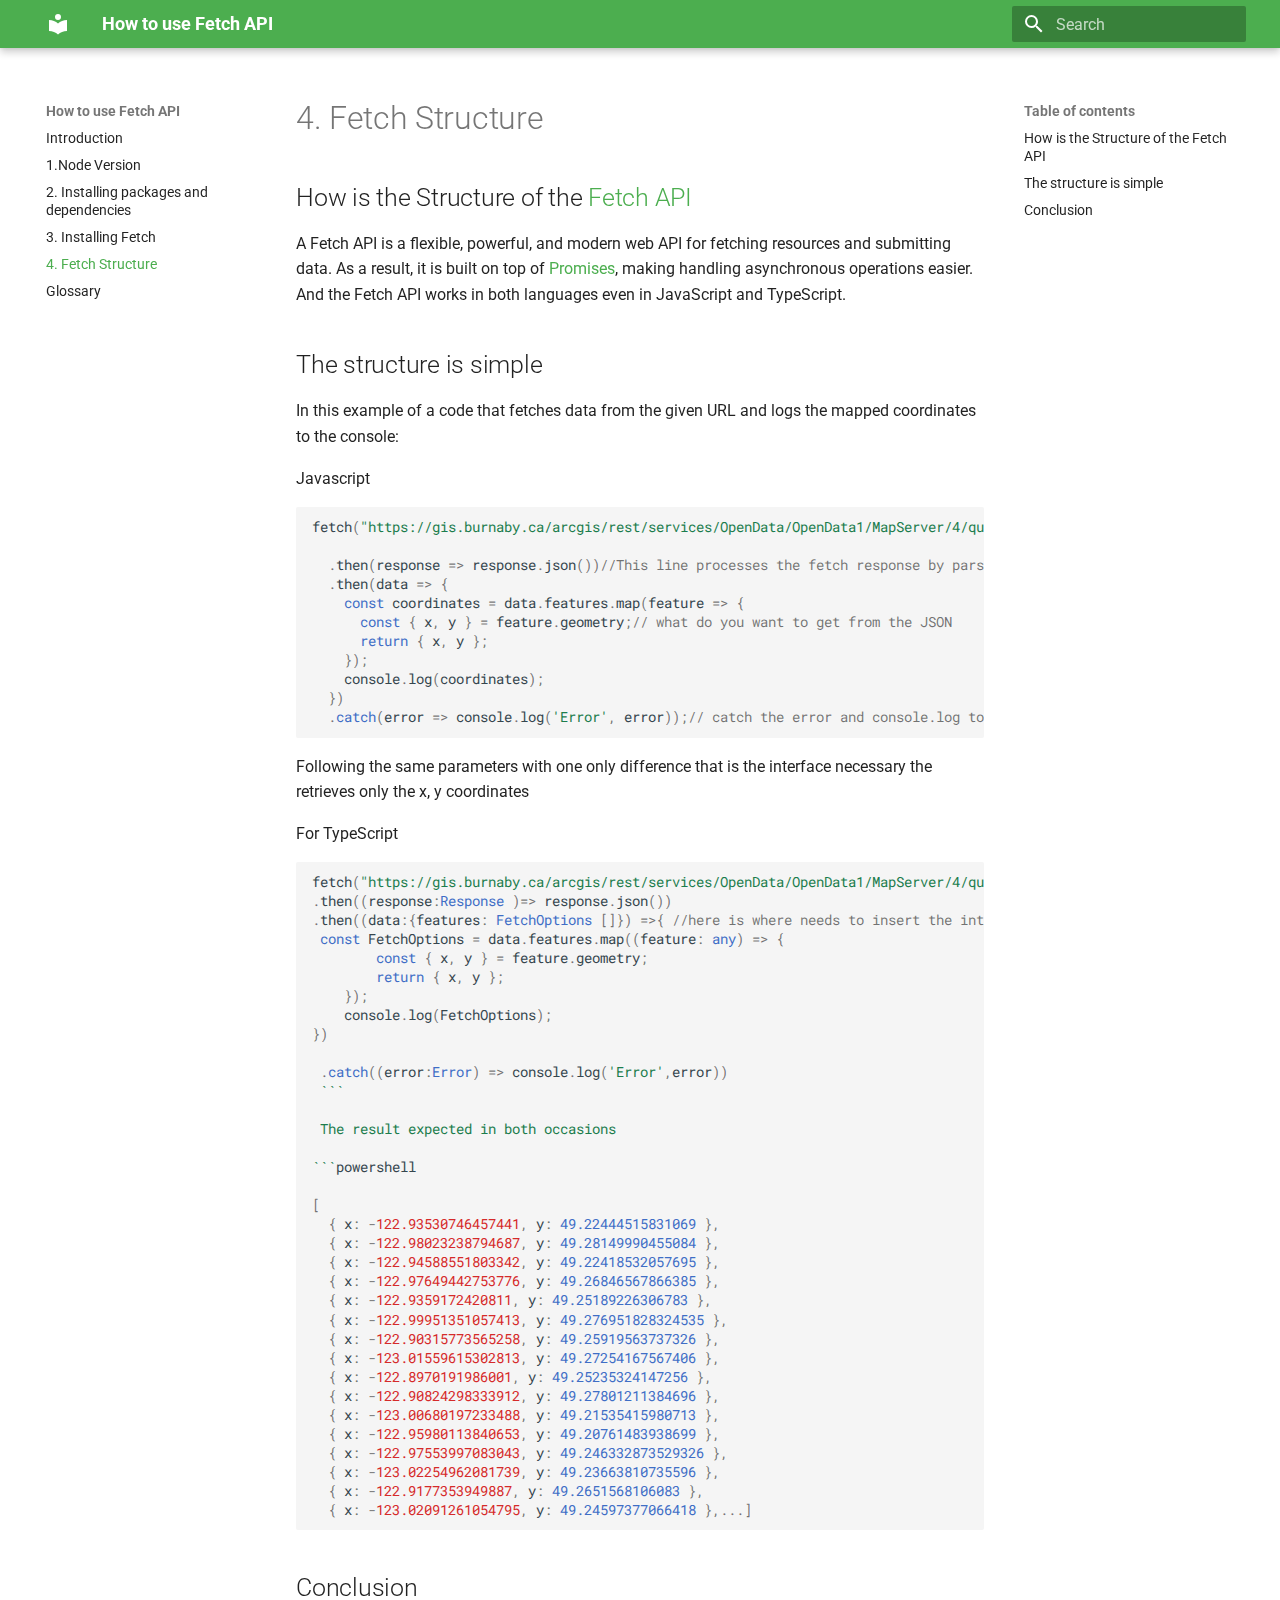
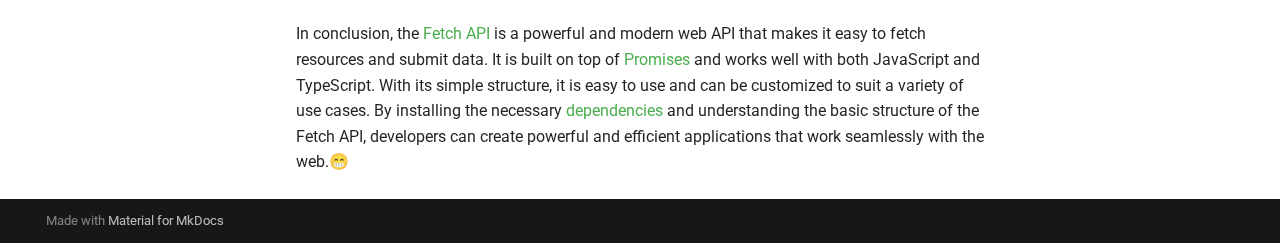
<file: 4.fetchStructure/index.html>
<!doctype html>
<html lang="en" class="no-js">
  <head>
    
      <meta charset="utf-8">
      <meta name="viewport" content="width=device-width,initial-scale=1">
      
      
      
      
        <link rel="prev" href="../3.InstallFetch/">
      
      
        <link rel="next" href="../glossary/">
      
      <link rel="icon" href="../assets/images/favicon.png">
      <meta name="generator" content="mkdocs-1.4.2, mkdocs-material-9.1.3">
    
    
      
        <title>4. Fetch Structure - How to use Fetch API</title>
      
    
    
      <link rel="stylesheet" href="../assets/stylesheets/main.c4a75a56.min.css">
      
        
        <link rel="stylesheet" href="../assets/stylesheets/palette.a0c5b2b5.min.css">
      
      

    
    
    
      
        
        
        <link rel="preconnect" href="https://fonts.gstatic.com" crossorigin>
        <link rel="stylesheet" href="https://fonts.googleapis.com/css?family=Roboto:300,300i,400,400i,700,700i%7CRoboto+Mono:400,400i,700,700i&display=fallback">
        <style>:root{--md-text-font:"Roboto";--md-code-font:"Roboto Mono"}</style>
      
    
    
      <link rel="stylesheet" href="../css/custom.css">
    
    <script>__md_scope=new URL("..",location),__md_hash=e=>[...e].reduce((e,_)=>(e<<5)-e+_.charCodeAt(0),0),__md_get=(e,_=localStorage,t=__md_scope)=>JSON.parse(_.getItem(t.pathname+"."+e)),__md_set=(e,_,t=localStorage,a=__md_scope)=>{try{t.setItem(a.pathname+"."+e,JSON.stringify(_))}catch(e){}}</script>
    
      

    
    
    
  </head>
  
  
    
    
    
    
    
    <body dir="ltr" data-md-color-scheme="default" data-md-color-primary="green" data-md-color-accent="#3f51b5">
  
    
    
    <input class="md-toggle" data-md-toggle="drawer" type="checkbox" id="__drawer" autocomplete="off">
    <input class="md-toggle" data-md-toggle="search" type="checkbox" id="__search" autocomplete="off">
    <label class="md-overlay" for="__drawer"></label>
    <div data-md-component="skip">
      
        
        <a href="#4-fetch-structure" class="md-skip">
          Skip to content
        </a>
      
    </div>
    <div data-md-component="announce">
      
    </div>
    
    
      

  

<header class="md-header md-header--shadow" data-md-component="header">
  <nav class="md-header__inner md-grid" aria-label="Header">
    <a href=".." title="How to use Fetch API" class="md-header__button md-logo" aria-label="How to use Fetch API" data-md-component="logo">
      
  
  <svg xmlns="http://www.w3.org/2000/svg" viewBox="0 0 24 24"><path d="M12 8a3 3 0 0 0 3-3 3 3 0 0 0-3-3 3 3 0 0 0-3 3 3 3 0 0 0 3 3m0 3.54C9.64 9.35 6.5 8 3 8v11c3.5 0 6.64 1.35 9 3.54 2.36-2.19 5.5-3.54 9-3.54V8c-3.5 0-6.64 1.35-9 3.54Z"/></svg>

    </a>
    <label class="md-header__button md-icon" for="__drawer">
      <svg xmlns="http://www.w3.org/2000/svg" viewBox="0 0 24 24"><path d="M3 6h18v2H3V6m0 5h18v2H3v-2m0 5h18v2H3v-2Z"/></svg>
    </label>
    <div class="md-header__title" data-md-component="header-title">
      <div class="md-header__ellipsis">
        <div class="md-header__topic">
          <span class="md-ellipsis">
            How to use Fetch API
          </span>
        </div>
        <div class="md-header__topic" data-md-component="header-topic">
          <span class="md-ellipsis">
            
              4. Fetch Structure
            
          </span>
        </div>
      </div>
    </div>
    
    
    
      <label class="md-header__button md-icon" for="__search">
        <svg xmlns="http://www.w3.org/2000/svg" viewBox="0 0 24 24"><path d="M9.5 3A6.5 6.5 0 0 1 16 9.5c0 1.61-.59 3.09-1.56 4.23l.27.27h.79l5 5-1.5 1.5-5-5v-.79l-.27-.27A6.516 6.516 0 0 1 9.5 16 6.5 6.5 0 0 1 3 9.5 6.5 6.5 0 0 1 9.5 3m0 2C7 5 5 7 5 9.5S7 14 9.5 14 14 12 14 9.5 12 5 9.5 5Z"/></svg>
      </label>
      <div class="md-search" data-md-component="search" role="dialog">
  <label class="md-search__overlay" for="__search"></label>
  <div class="md-search__inner" role="search">
    <form class="md-search__form" name="search">
      <input type="text" class="md-search__input" name="query" aria-label="Search" placeholder="Search" autocapitalize="off" autocorrect="off" autocomplete="off" spellcheck="false" data-md-component="search-query" required>
      <label class="md-search__icon md-icon" for="__search">
        <svg xmlns="http://www.w3.org/2000/svg" viewBox="0 0 24 24"><path d="M9.5 3A6.5 6.5 0 0 1 16 9.5c0 1.61-.59 3.09-1.56 4.23l.27.27h.79l5 5-1.5 1.5-5-5v-.79l-.27-.27A6.516 6.516 0 0 1 9.5 16 6.5 6.5 0 0 1 3 9.5 6.5 6.5 0 0 1 9.5 3m0 2C7 5 5 7 5 9.5S7 14 9.5 14 14 12 14 9.5 12 5 9.5 5Z"/></svg>
        <svg xmlns="http://www.w3.org/2000/svg" viewBox="0 0 24 24"><path d="M20 11v2H8l5.5 5.5-1.42 1.42L4.16 12l7.92-7.92L13.5 5.5 8 11h12Z"/></svg>
      </label>
      <nav class="md-search__options" aria-label="Search">
        
        <button type="reset" class="md-search__icon md-icon" title="Clear" aria-label="Clear" tabindex="-1">
          <svg xmlns="http://www.w3.org/2000/svg" viewBox="0 0 24 24"><path d="M19 6.41 17.59 5 12 10.59 6.41 5 5 6.41 10.59 12 5 17.59 6.41 19 12 13.41 17.59 19 19 17.59 13.41 12 19 6.41Z"/></svg>
        </button>
      </nav>
      
    </form>
    <div class="md-search__output">
      <div class="md-search__scrollwrap" data-md-scrollfix>
        <div class="md-search-result" data-md-component="search-result">
          <div class="md-search-result__meta">
            Initializing search
          </div>
          <ol class="md-search-result__list" role="presentation"></ol>
        </div>
      </div>
    </div>
  </div>
</div>
    
    
  </nav>
  
</header>
    
    <div class="md-container" data-md-component="container">
      
      
        
          
        
      
      <main class="md-main" data-md-component="main">
        <div class="md-main__inner md-grid">
          
            
              
              <div class="md-sidebar md-sidebar--primary" data-md-component="sidebar" data-md-type="navigation" >
                <div class="md-sidebar__scrollwrap">
                  <div class="md-sidebar__inner">
                    


<nav class="md-nav md-nav--primary" aria-label="Navigation" data-md-level="0">
  <label class="md-nav__title" for="__drawer">
    <a href=".." title="How to use Fetch API" class="md-nav__button md-logo" aria-label="How to use Fetch API" data-md-component="logo">
      
  
  <svg xmlns="http://www.w3.org/2000/svg" viewBox="0 0 24 24"><path d="M12 8a3 3 0 0 0 3-3 3 3 0 0 0-3-3 3 3 0 0 0-3 3 3 3 0 0 0 3 3m0 3.54C9.64 9.35 6.5 8 3 8v11c3.5 0 6.64 1.35 9 3.54 2.36-2.19 5.5-3.54 9-3.54V8c-3.5 0-6.64 1.35-9 3.54Z"/></svg>

    </a>
    How to use Fetch API
  </label>
  
  <ul class="md-nav__list" data-md-scrollfix>
    
      
      
      

  
  
  
    <li class="md-nav__item">
      <a href=".." class="md-nav__link">
        Introduction
      </a>
    </li>
  

    
      
      
      

  
  
  
    <li class="md-nav__item">
      <a href="../1.Node%20Version/" class="md-nav__link">
        1.Node Version
      </a>
    </li>
  

    
      
      
      

  
  
  
    <li class="md-nav__item">
      <a href="../2.InstallingPackageJson/" class="md-nav__link">
        2. Installing packages and dependencies
      </a>
    </li>
  

    
      
      
      

  
  
  
    <li class="md-nav__item">
      <a href="../3.InstallFetch/" class="md-nav__link">
        3. Installing Fetch
      </a>
    </li>
  

    
      
      
      

  
  
    
  
  
    <li class="md-nav__item md-nav__item--active">
      
      <input class="md-nav__toggle md-toggle" type="checkbox" id="__toc">
      
      
        
      
      
        <label class="md-nav__link md-nav__link--active" for="__toc">
          4. Fetch Structure
          <span class="md-nav__icon md-icon"></span>
        </label>
      
      <a href="./" class="md-nav__link md-nav__link--active">
        4. Fetch Structure
      </a>
      
        

<nav class="md-nav md-nav--secondary" aria-label="Table of contents">
  
  
  
    
  
  
    <label class="md-nav__title" for="__toc">
      <span class="md-nav__icon md-icon"></span>
      Table of contents
    </label>
    <ul class="md-nav__list" data-md-component="toc" data-md-scrollfix>
      
        <li class="md-nav__item">
  <a href="#how-is-the-structure-of-the-fetch-api" class="md-nav__link">
    How is the Structure of the Fetch API
  </a>
  
</li>
      
        <li class="md-nav__item">
  <a href="#the-structure-is-simple" class="md-nav__link">
    The structure is simple
  </a>
  
</li>
      
        <li class="md-nav__item">
  <a href="#conclusion" class="md-nav__link">
    Conclusion
  </a>
  
</li>
      
    </ul>
  
</nav>
      
    </li>
  

    
      
      
      

  
  
  
    <li class="md-nav__item">
      <a href="../glossary/" class="md-nav__link">
        Glossary
      </a>
    </li>
  

    
  </ul>
</nav>
                  </div>
                </div>
              </div>
            
            
              
              <div class="md-sidebar md-sidebar--secondary" data-md-component="sidebar" data-md-type="toc" >
                <div class="md-sidebar__scrollwrap">
                  <div class="md-sidebar__inner">
                    

<nav class="md-nav md-nav--secondary" aria-label="Table of contents">
  
  
  
    
  
  
    <label class="md-nav__title" for="__toc">
      <span class="md-nav__icon md-icon"></span>
      Table of contents
    </label>
    <ul class="md-nav__list" data-md-component="toc" data-md-scrollfix>
      
        <li class="md-nav__item">
  <a href="#how-is-the-structure-of-the-fetch-api" class="md-nav__link">
    How is the Structure of the Fetch API
  </a>
  
</li>
      
        <li class="md-nav__item">
  <a href="#the-structure-is-simple" class="md-nav__link">
    The structure is simple
  </a>
  
</li>
      
        <li class="md-nav__item">
  <a href="#conclusion" class="md-nav__link">
    Conclusion
  </a>
  
</li>
      
    </ul>
  
</nav>
                  </div>
                </div>
              </div>
            
          
          
            <div class="md-content" data-md-component="content">
              <article class="md-content__inner md-typeset">
                
                  


<h1 id="4-fetch-structure">4. Fetch Structure</h1>
<h2 id="how-is-the-structure-of-the-fetch-api">How is the Structure of the <a href="#fetch">Fetch API</a></h2>
<p>A Fetch API is a flexible, powerful, and modern web API for fetching resources and submitting data. As a result, it is built on top of <a href="#promise">Promises</a>, making handling asynchronous operations easier. And the Fetch API works in both languages even in JavaScript and TypeScript.</p>
<h2 id="the-structure-is-simple">The structure is simple</h2>
<p>In this example of a code that fetches data from the given URL and logs the mapped coordinates to the console:</p>
<p>Javascript
<div class="language-JS highlight"><pre><span></span><code><span id="__span-0-1"><a id="__codelineno-0-1" name="__codelineno-0-1" href="#__codelineno-0-1"></a><span class="nx">fetch</span><span class="p">(</span><span class="s2">&quot;https://gis.burnaby.ca/arcgis/rest/services/OpenData/OpenData1/MapServer/4/query?where=1%3D1&amp;outFields=*&amp;outSR=4326&amp;f=json&quot;</span><span class="p">)</span><span class="w"> </span><span class="c1">// here the URL that have the information as JSON </span>
</span><span id="__span-0-2"><a id="__codelineno-0-2" name="__codelineno-0-2" href="#__codelineno-0-2"></a>
</span><span id="__span-0-3"><a id="__codelineno-0-3" name="__codelineno-0-3" href="#__codelineno-0-3"></a><span class="w">  </span><span class="p">.</span><span class="nx">then</span><span class="p">(</span><span class="nx">response</span><span class="w"> </span><span class="p">=&gt;</span><span class="w"> </span><span class="nx">response</span><span class="p">.</span><span class="nx">json</span><span class="p">())</span><span class="c1">//This line processes the fetch response by parsing its JSON content</span>
</span><span id="__span-0-4"><a id="__codelineno-0-4" name="__codelineno-0-4" href="#__codelineno-0-4"></a><span class="w">  </span><span class="p">.</span><span class="nx">then</span><span class="p">(</span><span class="nx">data</span><span class="w"> </span><span class="p">=&gt;</span><span class="w"> </span><span class="p">{</span>
</span><span id="__span-0-5"><a id="__codelineno-0-5" name="__codelineno-0-5" href="#__codelineno-0-5"></a><span class="w">    </span><span class="kd">const</span><span class="w"> </span><span class="nx">coordinates</span><span class="w"> </span><span class="o">=</span><span class="w"> </span><span class="nx">data</span><span class="p">.</span><span class="nx">features</span><span class="p">.</span><span class="nx">map</span><span class="p">(</span><span class="nx">feature</span><span class="w"> </span><span class="p">=&gt;</span><span class="w"> </span><span class="p">{</span><span class="w"> </span>
</span><span id="__span-0-6"><a id="__codelineno-0-6" name="__codelineno-0-6" href="#__codelineno-0-6"></a><span class="w">      </span><span class="kd">const</span><span class="w"> </span><span class="p">{</span><span class="w"> </span><span class="nx">x</span><span class="p">,</span><span class="w"> </span><span class="nx">y</span><span class="w"> </span><span class="p">}</span><span class="w"> </span><span class="o">=</span><span class="w"> </span><span class="nx">feature</span><span class="p">.</span><span class="nx">geometry</span><span class="p">;</span><span class="c1">// what do you want to get from the JSON</span>
</span><span id="__span-0-7"><a id="__codelineno-0-7" name="__codelineno-0-7" href="#__codelineno-0-7"></a><span class="w">      </span><span class="k">return</span><span class="w"> </span><span class="p">{</span><span class="w"> </span><span class="nx">x</span><span class="p">,</span><span class="w"> </span><span class="nx">y</span><span class="w"> </span><span class="p">};</span>
</span><span id="__span-0-8"><a id="__codelineno-0-8" name="__codelineno-0-8" href="#__codelineno-0-8"></a><span class="w">    </span><span class="p">});</span>
</span><span id="__span-0-9"><a id="__codelineno-0-9" name="__codelineno-0-9" href="#__codelineno-0-9"></a><span class="w">    </span><span class="nx">console</span><span class="p">.</span><span class="nx">log</span><span class="p">(</span><span class="nx">coordinates</span><span class="p">);</span>
</span><span id="__span-0-10"><a id="__codelineno-0-10" name="__codelineno-0-10" href="#__codelineno-0-10"></a><span class="w">  </span><span class="p">})</span>
</span><span id="__span-0-11"><a id="__codelineno-0-11" name="__codelineno-0-11" href="#__codelineno-0-11"></a><span class="w">  </span><span class="p">.</span><span class="k">catch</span><span class="p">(</span><span class="nx">error</span><span class="w"> </span><span class="p">=&gt;</span><span class="w"> </span><span class="nx">console</span><span class="p">.</span><span class="nx">log</span><span class="p">(</span><span class="s1">&#39;Error&#39;</span><span class="p">,</span><span class="w"> </span><span class="nx">error</span><span class="p">));</span><span class="c1">// catch the error and console.log to the terminal</span>
</span></code></pre></div>
Following the same parameters with one only difference that is the interface necessary the retrieves only the x, y coordinates </p>
<p>For TypeScript
<div class="language-TS highlight"><pre><span></span><code><span id="__span-1-1"><a id="__codelineno-1-1" name="__codelineno-1-1" href="#__codelineno-1-1"></a><span class="nx">fetch</span><span class="p">(</span><span class="s2">&quot;https://gis.burnaby.ca/arcgis/rest/services/OpenData/OpenData1/MapServer/4/query?where=1%3D1&amp;outFields=*&amp;outSR=4326&amp;f=json&quot;</span><span class="p">)</span>
</span><span id="__span-1-2"><a id="__codelineno-1-2" name="__codelineno-1-2" href="#__codelineno-1-2"></a><span class="p">.</span><span class="nx">then</span><span class="p">((</span><span class="nx">response</span><span class="o">:</span><span class="kt">Response</span><span class="w"> </span><span class="p">)=&gt;</span><span class="w"> </span><span class="nx">response</span><span class="p">.</span><span class="nx">json</span><span class="p">())</span>
</span><span id="__span-1-3"><a id="__codelineno-1-3" name="__codelineno-1-3" href="#__codelineno-1-3"></a><span class="p">.</span><span class="nx">then</span><span class="p">((</span><span class="nx">data</span><span class="o">:</span><span class="p">{</span><span class="nx">features</span><span class="o">:</span><span class="w"> </span><span class="kt">FetchOptions</span><span class="w"> </span><span class="p">[]})</span><span class="w"> </span><span class="p">=&gt;{</span><span class="w"> </span><span class="c1">//here is where needs to insert the interface </span>
</span><span id="__span-1-4"><a id="__codelineno-1-4" name="__codelineno-1-4" href="#__codelineno-1-4"></a><span class="w"> </span><span class="kd">const</span><span class="w"> </span><span class="nx">FetchOptions</span><span class="w"> </span><span class="o">=</span><span class="w"> </span><span class="nx">data</span><span class="p">.</span><span class="nx">features</span><span class="p">.</span><span class="nx">map</span><span class="p">((</span><span class="nx">feature</span><span class="o">:</span><span class="w"> </span><span class="kt">any</span><span class="p">)</span><span class="w"> </span><span class="p">=&gt;</span><span class="w"> </span><span class="p">{</span>
</span><span id="__span-1-5"><a id="__codelineno-1-5" name="__codelineno-1-5" href="#__codelineno-1-5"></a><span class="w">        </span><span class="kd">const</span><span class="w"> </span><span class="p">{</span><span class="w"> </span><span class="nx">x</span><span class="p">,</span><span class="w"> </span><span class="nx">y</span><span class="w"> </span><span class="p">}</span><span class="w"> </span><span class="o">=</span><span class="w"> </span><span class="nx">feature</span><span class="p">.</span><span class="nx">geometry</span><span class="p">;</span>
</span><span id="__span-1-6"><a id="__codelineno-1-6" name="__codelineno-1-6" href="#__codelineno-1-6"></a><span class="w">        </span><span class="k">return</span><span class="w"> </span><span class="p">{</span><span class="w"> </span><span class="nx">x</span><span class="p">,</span><span class="w"> </span><span class="nx">y</span><span class="w"> </span><span class="p">};</span>
</span><span id="__span-1-7"><a id="__codelineno-1-7" name="__codelineno-1-7" href="#__codelineno-1-7"></a><span class="w">    </span><span class="p">});</span>
</span><span id="__span-1-8"><a id="__codelineno-1-8" name="__codelineno-1-8" href="#__codelineno-1-8"></a><span class="w">    </span><span class="nx">console</span><span class="p">.</span><span class="nx">log</span><span class="p">(</span><span class="nx">FetchOptions</span><span class="p">);</span>
</span><span id="__span-1-9"><a id="__codelineno-1-9" name="__codelineno-1-9" href="#__codelineno-1-9"></a><span class="p">})</span>
</span><span id="__span-1-10"><a id="__codelineno-1-10" name="__codelineno-1-10" href="#__codelineno-1-10"></a>
</span><span id="__span-1-11"><a id="__codelineno-1-11" name="__codelineno-1-11" href="#__codelineno-1-11"></a><span class="w"> </span><span class="p">.</span><span class="k">catch</span><span class="p">((</span><span class="nx">error</span><span class="o">:</span><span class="kt">Error</span><span class="p">)</span><span class="w"> </span><span class="p">=&gt;</span><span class="w"> </span><span class="nx">console</span><span class="p">.</span><span class="nx">log</span><span class="p">(</span><span class="s1">&#39;Error&#39;</span><span class="p">,</span><span class="nx">error</span><span class="p">))</span>
</span><span id="__span-1-12"><a id="__codelineno-1-12" name="__codelineno-1-12" href="#__codelineno-1-12"></a><span class="w"> </span><span class="sb">```</span>
</span><span id="__span-1-13"><a id="__codelineno-1-13" name="__codelineno-1-13" href="#__codelineno-1-13"></a>
</span><span id="__span-1-14"><a id="__codelineno-1-14" name="__codelineno-1-14" href="#__codelineno-1-14"></a><span class="sb"> The result expected in both occasions </span>
</span><span id="__span-1-15"><a id="__codelineno-1-15" name="__codelineno-1-15" href="#__codelineno-1-15"></a>
</span><span id="__span-1-16"><a id="__codelineno-1-16" name="__codelineno-1-16" href="#__codelineno-1-16"></a><span class="sb">```</span><span class="nx">powershell</span>
</span><span id="__span-1-17"><a id="__codelineno-1-17" name="__codelineno-1-17" href="#__codelineno-1-17"></a>
</span><span id="__span-1-18"><a id="__codelineno-1-18" name="__codelineno-1-18" href="#__codelineno-1-18"></a><span class="p">[</span>
</span><span id="__span-1-19"><a id="__codelineno-1-19" name="__codelineno-1-19" href="#__codelineno-1-19"></a><span class="w">  </span><span class="p">{</span><span class="w"> </span><span class="nx">x</span><span class="o">:</span><span class="w"> </span><span class="o">-</span><span class="mf">122.93530746457441</span><span class="p">,</span><span class="w"> </span><span class="nx">y</span><span class="o">:</span><span class="w"> </span><span class="kt">49.22444515831069</span><span class="w"> </span><span class="p">},</span>
</span><span id="__span-1-20"><a id="__codelineno-1-20" name="__codelineno-1-20" href="#__codelineno-1-20"></a><span class="w">  </span><span class="p">{</span><span class="w"> </span><span class="nx">x</span><span class="o">:</span><span class="w"> </span><span class="o">-</span><span class="mf">122.98023238794687</span><span class="p">,</span><span class="w"> </span><span class="nx">y</span><span class="o">:</span><span class="w"> </span><span class="kt">49.28149990455084</span><span class="w"> </span><span class="p">},</span>
</span><span id="__span-1-21"><a id="__codelineno-1-21" name="__codelineno-1-21" href="#__codelineno-1-21"></a><span class="w">  </span><span class="p">{</span><span class="w"> </span><span class="nx">x</span><span class="o">:</span><span class="w"> </span><span class="o">-</span><span class="mf">122.94588551803342</span><span class="p">,</span><span class="w"> </span><span class="nx">y</span><span class="o">:</span><span class="w"> </span><span class="kt">49.22418532057695</span><span class="w"> </span><span class="p">},</span>
</span><span id="__span-1-22"><a id="__codelineno-1-22" name="__codelineno-1-22" href="#__codelineno-1-22"></a><span class="w">  </span><span class="p">{</span><span class="w"> </span><span class="nx">x</span><span class="o">:</span><span class="w"> </span><span class="o">-</span><span class="mf">122.97649442753776</span><span class="p">,</span><span class="w"> </span><span class="nx">y</span><span class="o">:</span><span class="w"> </span><span class="kt">49.26846567866385</span><span class="w"> </span><span class="p">},</span>
</span><span id="__span-1-23"><a id="__codelineno-1-23" name="__codelineno-1-23" href="#__codelineno-1-23"></a><span class="w">  </span><span class="p">{</span><span class="w"> </span><span class="nx">x</span><span class="o">:</span><span class="w"> </span><span class="o">-</span><span class="mf">122.9359172420811</span><span class="p">,</span><span class="w"> </span><span class="nx">y</span><span class="o">:</span><span class="w"> </span><span class="kt">49.25189226306783</span><span class="w"> </span><span class="p">},</span>
</span><span id="__span-1-24"><a id="__codelineno-1-24" name="__codelineno-1-24" href="#__codelineno-1-24"></a><span class="w">  </span><span class="p">{</span><span class="w"> </span><span class="nx">x</span><span class="o">:</span><span class="w"> </span><span class="o">-</span><span class="mf">122.99951351057413</span><span class="p">,</span><span class="w"> </span><span class="nx">y</span><span class="o">:</span><span class="w"> </span><span class="kt">49.276951828324535</span><span class="w"> </span><span class="p">},</span>
</span><span id="__span-1-25"><a id="__codelineno-1-25" name="__codelineno-1-25" href="#__codelineno-1-25"></a><span class="w">  </span><span class="p">{</span><span class="w"> </span><span class="nx">x</span><span class="o">:</span><span class="w"> </span><span class="o">-</span><span class="mf">122.90315773565258</span><span class="p">,</span><span class="w"> </span><span class="nx">y</span><span class="o">:</span><span class="w"> </span><span class="kt">49.25919563737326</span><span class="w"> </span><span class="p">},</span>
</span><span id="__span-1-26"><a id="__codelineno-1-26" name="__codelineno-1-26" href="#__codelineno-1-26"></a><span class="w">  </span><span class="p">{</span><span class="w"> </span><span class="nx">x</span><span class="o">:</span><span class="w"> </span><span class="o">-</span><span class="mf">123.01559615302813</span><span class="p">,</span><span class="w"> </span><span class="nx">y</span><span class="o">:</span><span class="w"> </span><span class="kt">49.27254167567406</span><span class="w"> </span><span class="p">},</span>
</span><span id="__span-1-27"><a id="__codelineno-1-27" name="__codelineno-1-27" href="#__codelineno-1-27"></a><span class="w">  </span><span class="p">{</span><span class="w"> </span><span class="nx">x</span><span class="o">:</span><span class="w"> </span><span class="o">-</span><span class="mf">122.8970191986001</span><span class="p">,</span><span class="w"> </span><span class="nx">y</span><span class="o">:</span><span class="w"> </span><span class="kt">49.25235324147256</span><span class="w"> </span><span class="p">},</span>
</span><span id="__span-1-28"><a id="__codelineno-1-28" name="__codelineno-1-28" href="#__codelineno-1-28"></a><span class="w">  </span><span class="p">{</span><span class="w"> </span><span class="nx">x</span><span class="o">:</span><span class="w"> </span><span class="o">-</span><span class="mf">122.90824298333912</span><span class="p">,</span><span class="w"> </span><span class="nx">y</span><span class="o">:</span><span class="w"> </span><span class="kt">49.27801211384696</span><span class="w"> </span><span class="p">},</span>
</span><span id="__span-1-29"><a id="__codelineno-1-29" name="__codelineno-1-29" href="#__codelineno-1-29"></a><span class="w">  </span><span class="p">{</span><span class="w"> </span><span class="nx">x</span><span class="o">:</span><span class="w"> </span><span class="o">-</span><span class="mf">123.00680197233488</span><span class="p">,</span><span class="w"> </span><span class="nx">y</span><span class="o">:</span><span class="w"> </span><span class="kt">49.21535415980713</span><span class="w"> </span><span class="p">},</span>
</span><span id="__span-1-30"><a id="__codelineno-1-30" name="__codelineno-1-30" href="#__codelineno-1-30"></a><span class="w">  </span><span class="p">{</span><span class="w"> </span><span class="nx">x</span><span class="o">:</span><span class="w"> </span><span class="o">-</span><span class="mf">122.95980113840653</span><span class="p">,</span><span class="w"> </span><span class="nx">y</span><span class="o">:</span><span class="w"> </span><span class="kt">49.20761483938699</span><span class="w"> </span><span class="p">},</span>
</span><span id="__span-1-31"><a id="__codelineno-1-31" name="__codelineno-1-31" href="#__codelineno-1-31"></a><span class="w">  </span><span class="p">{</span><span class="w"> </span><span class="nx">x</span><span class="o">:</span><span class="w"> </span><span class="o">-</span><span class="mf">122.97553997083043</span><span class="p">,</span><span class="w"> </span><span class="nx">y</span><span class="o">:</span><span class="w"> </span><span class="kt">49.246332873529326</span><span class="w"> </span><span class="p">},</span>
</span><span id="__span-1-32"><a id="__codelineno-1-32" name="__codelineno-1-32" href="#__codelineno-1-32"></a><span class="w">  </span><span class="p">{</span><span class="w"> </span><span class="nx">x</span><span class="o">:</span><span class="w"> </span><span class="o">-</span><span class="mf">123.02254962081739</span><span class="p">,</span><span class="w"> </span><span class="nx">y</span><span class="o">:</span><span class="w"> </span><span class="kt">49.23663810735596</span><span class="w"> </span><span class="p">},</span>
</span><span id="__span-1-33"><a id="__codelineno-1-33" name="__codelineno-1-33" href="#__codelineno-1-33"></a><span class="w">  </span><span class="p">{</span><span class="w"> </span><span class="nx">x</span><span class="o">:</span><span class="w"> </span><span class="o">-</span><span class="mf">122.9177353949887</span><span class="p">,</span><span class="w"> </span><span class="nx">y</span><span class="o">:</span><span class="w"> </span><span class="kt">49.2651568106083</span><span class="w"> </span><span class="p">},</span>
</span><span id="__span-1-34"><a id="__codelineno-1-34" name="__codelineno-1-34" href="#__codelineno-1-34"></a><span class="w">  </span><span class="p">{</span><span class="w"> </span><span class="nx">x</span><span class="o">:</span><span class="w"> </span><span class="o">-</span><span class="mf">123.02091261054795</span><span class="p">,</span><span class="w"> </span><span class="nx">y</span><span class="o">:</span><span class="w"> </span><span class="kt">49.24597377066418</span><span class="w"> </span><span class="p">},...]</span>
</span></code></pre></div></p>
<h2 id="conclusion">Conclusion</h2>
<p>In conclusion, the <a href="#fetch">Fetch API</a> is a powerful and modern web API that makes it easy to fetch resources and submit data. It is built on top of <a href="#promise">Promises</a> and works well with both JavaScript and TypeScript. With its simple structure, it is easy to use and can be customized to suit a variety of use cases. By installing the necessary <a href="#dependency">dependencies</a> and understanding the basic structure of the Fetch API, developers can create powerful and efficient applications that work seamlessly with the web.😁</p>





                
              </article>
            </div>
          
          
        </div>
        
      </main>
      
        <footer class="md-footer">
  
  <div class="md-footer-meta md-typeset">
    <div class="md-footer-meta__inner md-grid">
      <div class="md-copyright">
  
  
    Made with
    <a href="https://squidfunk.github.io/mkdocs-material/" target="_blank" rel="noopener">
      Material for MkDocs
    </a>
  
</div>
      
    </div>
  </div>
</footer>
      
    </div>
    <div class="md-dialog" data-md-component="dialog">
      <div class="md-dialog__inner md-typeset"></div>
    </div>
    
    <script id="__config" type="application/json">{"base": "..", "features": [], "search": "../assets/javascripts/workers/search.208ed371.min.js", "translations": {"clipboard.copied": "Copied to clipboard", "clipboard.copy": "Copy to clipboard", "search.result.more.one": "1 more on this page", "search.result.more.other": "# more on this page", "search.result.none": "No matching documents", "search.result.one": "1 matching document", "search.result.other": "# matching documents", "search.result.placeholder": "Type to start searching", "search.result.term.missing": "Missing", "select.version": "Select version"}}</script>
    
    
      <script src="../assets/javascripts/bundle.efa0ade1.min.js"></script>
      
    
  </body>
</html>
</file>
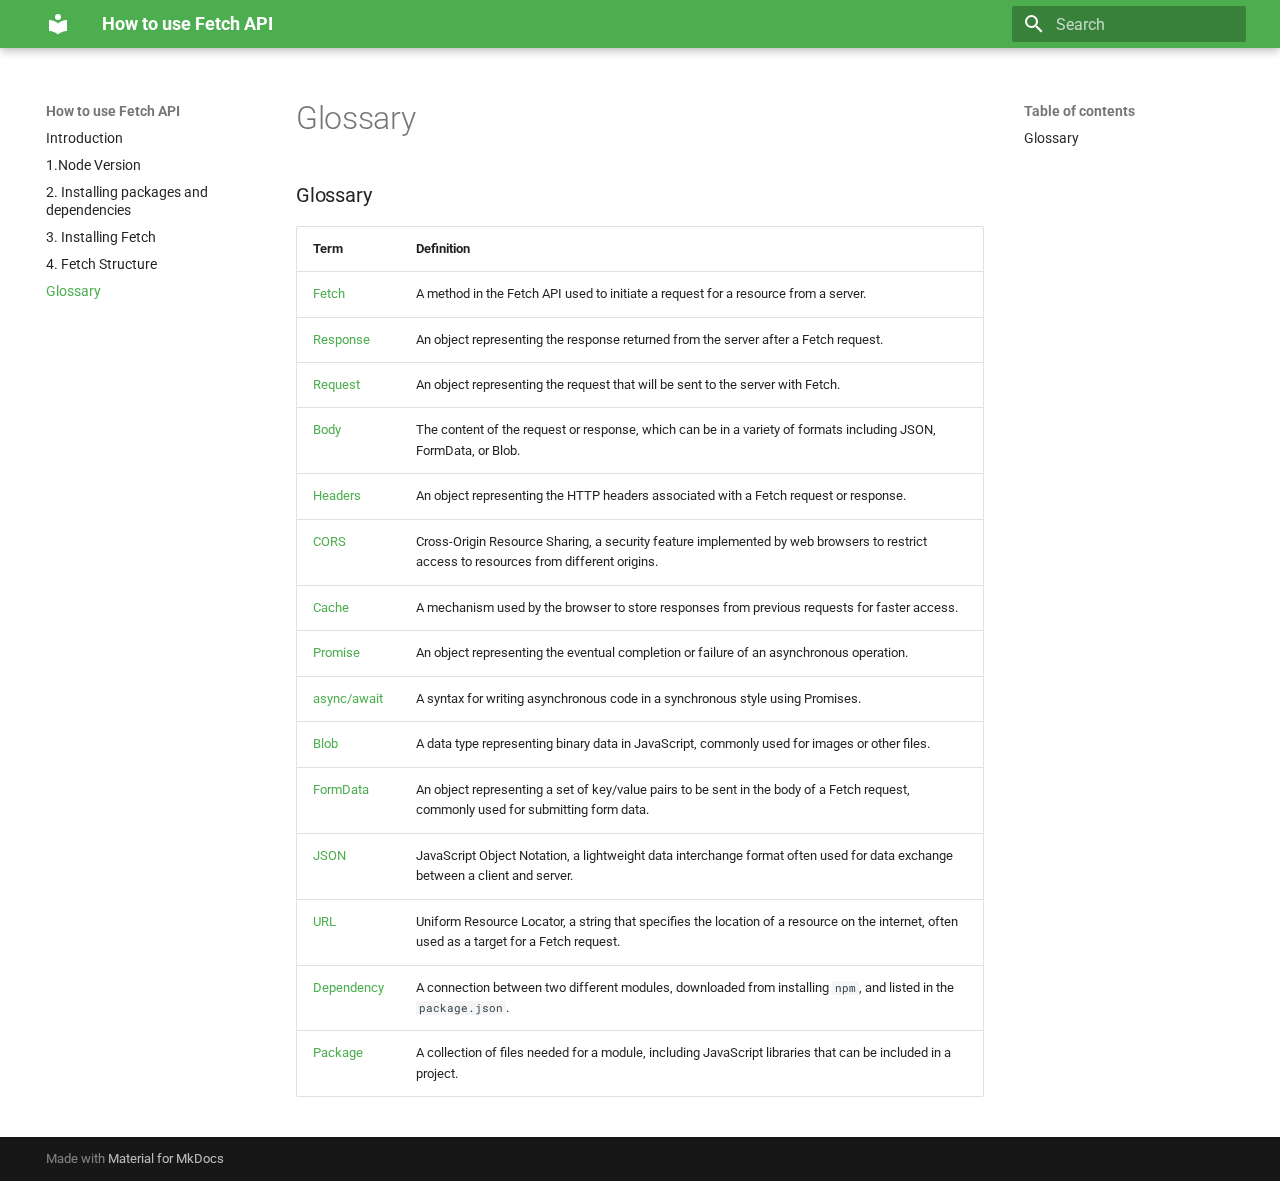
<file: glossary/index.html>
<!doctype html>
<html lang="en" class="no-js">
  <head>
    
      <meta charset="utf-8">
      <meta name="viewport" content="width=device-width,initial-scale=1">
      
      
      
      
        <link rel="prev" href="../4.fetchStructure/">
      
      
      <link rel="icon" href="../assets/images/favicon.png">
      <meta name="generator" content="mkdocs-1.4.2, mkdocs-material-9.1.3">
    
    
      
        <title>Glossary - How to use Fetch API</title>
      
    
    
      <link rel="stylesheet" href="../assets/stylesheets/main.c4a75a56.min.css">
      
        
        <link rel="stylesheet" href="../assets/stylesheets/palette.a0c5b2b5.min.css">
      
      

    
    
    
      
        
        
        <link rel="preconnect" href="https://fonts.gstatic.com" crossorigin>
        <link rel="stylesheet" href="https://fonts.googleapis.com/css?family=Roboto:300,300i,400,400i,700,700i%7CRoboto+Mono:400,400i,700,700i&display=fallback">
        <style>:root{--md-text-font:"Roboto";--md-code-font:"Roboto Mono"}</style>
      
    
    
      <link rel="stylesheet" href="../css/custom.css">
    
    <script>__md_scope=new URL("..",location),__md_hash=e=>[...e].reduce((e,_)=>(e<<5)-e+_.charCodeAt(0),0),__md_get=(e,_=localStorage,t=__md_scope)=>JSON.parse(_.getItem(t.pathname+"."+e)),__md_set=(e,_,t=localStorage,a=__md_scope)=>{try{t.setItem(a.pathname+"."+e,JSON.stringify(_))}catch(e){}}</script>
    
      

    
    
    
  </head>
  
  
    
    
    
    
    
    <body dir="ltr" data-md-color-scheme="default" data-md-color-primary="green" data-md-color-accent="#3f51b5">
  
    
    
    <input class="md-toggle" data-md-toggle="drawer" type="checkbox" id="__drawer" autocomplete="off">
    <input class="md-toggle" data-md-toggle="search" type="checkbox" id="__search" autocomplete="off">
    <label class="md-overlay" for="__drawer"></label>
    <div data-md-component="skip">
      
        
        <a href="#glossary" class="md-skip">
          Skip to content
        </a>
      
    </div>
    <div data-md-component="announce">
      
    </div>
    
    
      

  

<header class="md-header md-header--shadow" data-md-component="header">
  <nav class="md-header__inner md-grid" aria-label="Header">
    <a href=".." title="How to use Fetch API" class="md-header__button md-logo" aria-label="How to use Fetch API" data-md-component="logo">
      
  
  <svg xmlns="http://www.w3.org/2000/svg" viewBox="0 0 24 24"><path d="M12 8a3 3 0 0 0 3-3 3 3 0 0 0-3-3 3 3 0 0 0-3 3 3 3 0 0 0 3 3m0 3.54C9.64 9.35 6.5 8 3 8v11c3.5 0 6.64 1.35 9 3.54 2.36-2.19 5.5-3.54 9-3.54V8c-3.5 0-6.64 1.35-9 3.54Z"/></svg>

    </a>
    <label class="md-header__button md-icon" for="__drawer">
      <svg xmlns="http://www.w3.org/2000/svg" viewBox="0 0 24 24"><path d="M3 6h18v2H3V6m0 5h18v2H3v-2m0 5h18v2H3v-2Z"/></svg>
    </label>
    <div class="md-header__title" data-md-component="header-title">
      <div class="md-header__ellipsis">
        <div class="md-header__topic">
          <span class="md-ellipsis">
            How to use Fetch API
          </span>
        </div>
        <div class="md-header__topic" data-md-component="header-topic">
          <span class="md-ellipsis">
            
              Glossary
            
          </span>
        </div>
      </div>
    </div>
    
    
    
      <label class="md-header__button md-icon" for="__search">
        <svg xmlns="http://www.w3.org/2000/svg" viewBox="0 0 24 24"><path d="M9.5 3A6.5 6.5 0 0 1 16 9.5c0 1.61-.59 3.09-1.56 4.23l.27.27h.79l5 5-1.5 1.5-5-5v-.79l-.27-.27A6.516 6.516 0 0 1 9.5 16 6.5 6.5 0 0 1 3 9.5 6.5 6.5 0 0 1 9.5 3m0 2C7 5 5 7 5 9.5S7 14 9.5 14 14 12 14 9.5 12 5 9.5 5Z"/></svg>
      </label>
      <div class="md-search" data-md-component="search" role="dialog">
  <label class="md-search__overlay" for="__search"></label>
  <div class="md-search__inner" role="search">
    <form class="md-search__form" name="search">
      <input type="text" class="md-search__input" name="query" aria-label="Search" placeholder="Search" autocapitalize="off" autocorrect="off" autocomplete="off" spellcheck="false" data-md-component="search-query" required>
      <label class="md-search__icon md-icon" for="__search">
        <svg xmlns="http://www.w3.org/2000/svg" viewBox="0 0 24 24"><path d="M9.5 3A6.5 6.5 0 0 1 16 9.5c0 1.61-.59 3.09-1.56 4.23l.27.27h.79l5 5-1.5 1.5-5-5v-.79l-.27-.27A6.516 6.516 0 0 1 9.5 16 6.5 6.5 0 0 1 3 9.5 6.5 6.5 0 0 1 9.5 3m0 2C7 5 5 7 5 9.5S7 14 9.5 14 14 12 14 9.5 12 5 9.5 5Z"/></svg>
        <svg xmlns="http://www.w3.org/2000/svg" viewBox="0 0 24 24"><path d="M20 11v2H8l5.5 5.5-1.42 1.42L4.16 12l7.92-7.92L13.5 5.5 8 11h12Z"/></svg>
      </label>
      <nav class="md-search__options" aria-label="Search">
        
        <button type="reset" class="md-search__icon md-icon" title="Clear" aria-label="Clear" tabindex="-1">
          <svg xmlns="http://www.w3.org/2000/svg" viewBox="0 0 24 24"><path d="M19 6.41 17.59 5 12 10.59 6.41 5 5 6.41 10.59 12 5 17.59 6.41 19 12 13.41 17.59 19 19 17.59 13.41 12 19 6.41Z"/></svg>
        </button>
      </nav>
      
    </form>
    <div class="md-search__output">
      <div class="md-search__scrollwrap" data-md-scrollfix>
        <div class="md-search-result" data-md-component="search-result">
          <div class="md-search-result__meta">
            Initializing search
          </div>
          <ol class="md-search-result__list" role="presentation"></ol>
        </div>
      </div>
    </div>
  </div>
</div>
    
    
  </nav>
  
</header>
    
    <div class="md-container" data-md-component="container">
      
      
        
          
        
      
      <main class="md-main" data-md-component="main">
        <div class="md-main__inner md-grid">
          
            
              
              <div class="md-sidebar md-sidebar--primary" data-md-component="sidebar" data-md-type="navigation" >
                <div class="md-sidebar__scrollwrap">
                  <div class="md-sidebar__inner">
                    


<nav class="md-nav md-nav--primary" aria-label="Navigation" data-md-level="0">
  <label class="md-nav__title" for="__drawer">
    <a href=".." title="How to use Fetch API" class="md-nav__button md-logo" aria-label="How to use Fetch API" data-md-component="logo">
      
  
  <svg xmlns="http://www.w3.org/2000/svg" viewBox="0 0 24 24"><path d="M12 8a3 3 0 0 0 3-3 3 3 0 0 0-3-3 3 3 0 0 0-3 3 3 3 0 0 0 3 3m0 3.54C9.64 9.35 6.5 8 3 8v11c3.5 0 6.64 1.35 9 3.54 2.36-2.19 5.5-3.54 9-3.54V8c-3.5 0-6.64 1.35-9 3.54Z"/></svg>

    </a>
    How to use Fetch API
  </label>
  
  <ul class="md-nav__list" data-md-scrollfix>
    
      
      
      

  
  
  
    <li class="md-nav__item">
      <a href=".." class="md-nav__link">
        Introduction
      </a>
    </li>
  

    
      
      
      

  
  
  
    <li class="md-nav__item">
      <a href="../1.Node%20Version/" class="md-nav__link">
        1.Node Version
      </a>
    </li>
  

    
      
      
      

  
  
  
    <li class="md-nav__item">
      <a href="../2.InstallingPackageJson/" class="md-nav__link">
        2. Installing packages and dependencies
      </a>
    </li>
  

    
      
      
      

  
  
  
    <li class="md-nav__item">
      <a href="../3.InstallFetch/" class="md-nav__link">
        3. Installing Fetch
      </a>
    </li>
  

    
      
      
      

  
  
  
    <li class="md-nav__item">
      <a href="../4.fetchStructure/" class="md-nav__link">
        4. Fetch Structure
      </a>
    </li>
  

    
      
      
      

  
  
    
  
  
    <li class="md-nav__item md-nav__item--active">
      
      <input class="md-nav__toggle md-toggle" type="checkbox" id="__toc">
      
      
      
        <label class="md-nav__link md-nav__link--active" for="__toc">
          Glossary
          <span class="md-nav__icon md-icon"></span>
        </label>
      
      <a href="./" class="md-nav__link md-nav__link--active">
        Glossary
      </a>
      
        

<nav class="md-nav md-nav--secondary" aria-label="Table of contents">
  
  
  
  
    <label class="md-nav__title" for="__toc">
      <span class="md-nav__icon md-icon"></span>
      Table of contents
    </label>
    <ul class="md-nav__list" data-md-component="toc" data-md-scrollfix>
      
        <li class="md-nav__item">
  <a href="#glossary" class="md-nav__link">
    Glossary
  </a>
  
</li>
      
    </ul>
  
</nav>
      
    </li>
  

    
  </ul>
</nav>
                  </div>
                </div>
              </div>
            
            
              
              <div class="md-sidebar md-sidebar--secondary" data-md-component="sidebar" data-md-type="toc" >
                <div class="md-sidebar__scrollwrap">
                  <div class="md-sidebar__inner">
                    

<nav class="md-nav md-nav--secondary" aria-label="Table of contents">
  
  
  
  
    <label class="md-nav__title" for="__toc">
      <span class="md-nav__icon md-icon"></span>
      Table of contents
    </label>
    <ul class="md-nav__list" data-md-component="toc" data-md-scrollfix>
      
        <li class="md-nav__item">
  <a href="#glossary" class="md-nav__link">
    Glossary
  </a>
  
</li>
      
    </ul>
  
</nav>
                  </div>
                </div>
              </div>
            
          
          
            <div class="md-content" data-md-component="content">
              <article class="md-content__inner md-typeset">
                
                  


  <h1>Glossary</h1>

<h3 id="glossary">Glossary</h3>
<table>
<thead>
<tr>
<th>Term</th>
<th>Definition</th>
</tr>
</thead>
<tbody>
<tr>
<td><a href="#fetch">Fetch</a></td>
<td>A method in the Fetch API used to initiate a request for a resource from a server.</td>
</tr>
<tr>
<td><a href="#response">Response</a></td>
<td>An object representing the response returned from the server after a Fetch request.</td>
</tr>
<tr>
<td><a href="#request">Request</a></td>
<td>An object representing the request that will be sent to the server with Fetch.</td>
</tr>
<tr>
<td><a href="#body">Body</a></td>
<td>The content of the request or response, which can be in a variety of formats including JSON, FormData, or Blob.</td>
</tr>
<tr>
<td><a href="#headers">Headers</a></td>
<td>An object representing the HTTP headers associated with a Fetch request or response.</td>
</tr>
<tr>
<td><a href="#cors">CORS</a></td>
<td>Cross-Origin Resource Sharing, a security feature implemented by web browsers to restrict access to resources from different origins.</td>
</tr>
<tr>
<td><a href="#cache">Cache</a></td>
<td>A mechanism used by the browser to store responses from previous requests for faster access.</td>
</tr>
<tr>
<td><a href="#promise">Promise</a></td>
<td>An object representing the eventual completion or failure of an asynchronous operation.</td>
</tr>
<tr>
<td><a href="#asyncawait">async/await</a></td>
<td>A syntax for writing asynchronous code in a synchronous style using Promises.</td>
</tr>
<tr>
<td><a href="#blob">Blob</a></td>
<td>A data type representing binary data in JavaScript, commonly used for images or other files.</td>
</tr>
<tr>
<td><a href="#formdata">FormData</a></td>
<td>An object representing a set of key/value pairs to be sent in the body of a Fetch request, commonly used for submitting form data.</td>
</tr>
<tr>
<td><a href="#json">JSON</a></td>
<td>JavaScript Object Notation, a lightweight data interchange format often used for data exchange between a client and server.</td>
</tr>
<tr>
<td><a href="#url">URL</a></td>
<td>Uniform Resource Locator, a string that specifies the location of a resource on the internet, often used as a target for a Fetch request.</td>
</tr>
<tr>
<td><a href="#dependency">Dependency</a></td>
<td>A connection between two different modules, downloaded from installing <code>npm</code>, and listed in the <code>package.json</code>.</td>
</tr>
<tr>
<td><a href="#package">Package</a></td>
<td>A collection of files needed for a module, including JavaScript libraries that can be included in a project.</td>
</tr>
</tbody>
</table>





                
              </article>
            </div>
          
          
        </div>
        
      </main>
      
        <footer class="md-footer">
  
  <div class="md-footer-meta md-typeset">
    <div class="md-footer-meta__inner md-grid">
      <div class="md-copyright">
  
  
    Made with
    <a href="https://squidfunk.github.io/mkdocs-material/" target="_blank" rel="noopener">
      Material for MkDocs
    </a>
  
</div>
      
    </div>
  </div>
</footer>
      
    </div>
    <div class="md-dialog" data-md-component="dialog">
      <div class="md-dialog__inner md-typeset"></div>
    </div>
    
    <script id="__config" type="application/json">{"base": "..", "features": [], "search": "../assets/javascripts/workers/search.208ed371.min.js", "translations": {"clipboard.copied": "Copied to clipboard", "clipboard.copy": "Copy to clipboard", "search.result.more.one": "1 more on this page", "search.result.more.other": "# more on this page", "search.result.none": "No matching documents", "search.result.one": "1 matching document", "search.result.other": "# matching documents", "search.result.placeholder": "Type to start searching", "search.result.term.missing": "Missing", "select.version": "Select version"}}</script>
    
    
      <script src="../assets/javascripts/bundle.efa0ade1.min.js"></script>
      
    
  </body>
</html>
</file>
<file: css/custom.css>
.terminal {
    background-color: #2e3436;
    color: #ffffff;
    font-family: monospace;
    padding: 1rem;
    border-radius: 4px;
    overflow: auto;
    white-space:pre;
    
}

img[alt=checking_node_version] { width: absolute; height: 70px; align: center;}
img[alt=adding_type] { width: 200px; height: 300px; align: center;}
</file>
<file: assets/stylesheets/main.c4a75a56.min.css>
@charset "UTF-8";html{-webkit-text-size-adjust:none;-moz-text-size-adjust:none;text-size-adjust:none;box-sizing:border-box}*,:after,:before{box-sizing:inherit}@media (prefers-reduced-motion){*,:after,:before{transition:none!important}}body{margin:0}a,button,input,label{-webkit-tap-highlight-color:transparent}a{color:inherit;text-decoration:none}hr{border:0;box-sizing:initial;display:block;height:.05rem;overflow:visible;padding:0}small{font-size:80%}sub,sup{line-height:1em}img{border-style:none}table{border-collapse:initial;border-spacing:0}td,th{font-weight:400;vertical-align:top}button{background:#0000;border:0;font-family:inherit;font-size:inherit;margin:0;padding:0}input{border:0;outline:none}:root{--md-primary-fg-color:#4051b5;--md-primary-fg-color--light:#5d6cc0;--md-primary-fg-color--dark:#303fa1;--md-primary-bg-color:#fff;--md-primary-bg-color--light:#ffffffb3;--md-accent-fg-color:#526cfe;--md-accent-fg-color--transparent:#526cfe1a;--md-accent-bg-color:#fff;--md-accent-bg-color--light:#ffffffb3}:root,[data-md-color-scheme=default]{--md-default-fg-color:#000000de;--md-default-fg-color--light:#0000008a;--md-default-fg-color--lighter:#00000052;--md-default-fg-color--lightest:#00000012;--md-default-bg-color:#fff;--md-default-bg-color--light:#ffffffb3;--md-default-bg-color--lighter:#ffffff4d;--md-default-bg-color--lightest:#ffffff1f;--md-code-fg-color:#36464e;--md-code-bg-color:#f5f5f5;--md-code-hl-color:#ffff0080;--md-code-hl-number-color:#d52a2a;--md-code-hl-special-color:#db1457;--md-code-hl-function-color:#a846b9;--md-code-hl-constant-color:#6e59d9;--md-code-hl-keyword-color:#3f6ec6;--md-code-hl-string-color:#1c7d4d;--md-code-hl-name-color:var(--md-code-fg-color);--md-code-hl-operator-color:var(--md-default-fg-color--light);--md-code-hl-punctuation-color:var(--md-default-fg-color--light);--md-code-hl-comment-color:var(--md-default-fg-color--light);--md-code-hl-generic-color:var(--md-default-fg-color--light);--md-code-hl-variable-color:var(--md-default-fg-color--light);--md-typeset-color:var(--md-default-fg-color);--md-typeset-a-color:var(--md-primary-fg-color);--md-typeset-mark-color:#ffff0080;--md-typeset-del-color:#f5503d26;--md-typeset-ins-color:#0bd57026;--md-typeset-kbd-color:#fafafa;--md-typeset-kbd-accent-color:#fff;--md-typeset-kbd-border-color:#b8b8b8;--md-typeset-table-color:#0000001f;--md-typeset-table-color--light:rgba(0,0,0,.035);--md-admonition-fg-color:var(--md-default-fg-color);--md-admonition-bg-color:var(--md-default-bg-color);--md-warning-fg-color:#000000de;--md-warning-bg-color:#ff9;--md-footer-fg-color:#fff;--md-footer-fg-color--light:#ffffffb3;--md-footer-fg-color--lighter:#ffffff73;--md-footer-bg-color:#000000de;--md-footer-bg-color--dark:#00000052;--md-shadow-z1:0 0.2rem 0.5rem #0000000d,0 0 0.05rem #0000001a;--md-shadow-z2:0 0.2rem 0.5rem #0000001a,0 0 0.05rem #00000040;--md-shadow-z3:0 0.2rem 0.5rem #0003,0 0 0.05rem #00000059}.md-icon svg{fill:currentcolor;display:block;height:1.2rem;width:1.2rem}body{-webkit-font-smoothing:antialiased;-moz-osx-font-smoothing:grayscale;--md-text-font-family:var(--md-text-font,_),-apple-system,BlinkMacSystemFont,Helvetica,Arial,sans-serif;--md-code-font-family:var(--md-code-font,_),SFMono-Regular,Consolas,Menlo,monospace}aside,body,input{font-feature-settings:"kern","liga";color:var(--md-typeset-color);font-family:var(--md-text-font-family)}code,kbd,pre{font-feature-settings:"kern";font-family:var(--md-code-font-family)}:root{--md-typeset-table-sort-icon:url('data:image/svg+xml;charset=utf-8,<svg xmlns="http://www.w3.org/2000/svg" viewBox="0 0 24 24"><path d="m18 21-4-4h3V7h-3l4-4 4 4h-3v10h3M2 19v-2h10v2M2 13v-2h7v2M2 7V5h4v2H2Z"/></svg>');--md-typeset-table-sort-icon--asc:url('data:image/svg+xml;charset=utf-8,<svg xmlns="http://www.w3.org/2000/svg" viewBox="0 0 24 24"><path d="M19 17h3l-4 4-4-4h3V3h2M2 17h10v2H2M6 5v2H2V5m0 6h7v2H2v-2Z"/></svg>');--md-typeset-table-sort-icon--desc:url('data:image/svg+xml;charset=utf-8,<svg xmlns="http://www.w3.org/2000/svg" viewBox="0 0 24 24"><path d="M19 7h3l-4-4-4 4h3v14h2M2 17h10v2H2M6 5v2H2V5m0 6h7v2H2v-2Z"/></svg>')}.md-typeset{-webkit-print-color-adjust:exact;color-adjust:exact;font-size:.8rem;line-height:1.6}@media print{.md-typeset{font-size:.68rem}}.md-typeset blockquote,.md-typeset dl,.md-typeset figure,.md-typeset ol,.md-typeset pre,.md-typeset ul{margin-bottom:1em;margin-top:1em}.md-typeset h1{color:var(--md-default-fg-color--light);font-size:2em;line-height:1.3;margin:0 0 1.25em}.md-typeset h1,.md-typeset h2{font-weight:300;letter-spacing:-.01em}.md-typeset h2{font-size:1.5625em;line-height:1.4;margin:1.6em 0 .64em}.md-typeset h3{font-size:1.25em;font-weight:400;letter-spacing:-.01em;line-height:1.5;margin:1.6em 0 .8em}.md-typeset h2+h3{margin-top:.8em}.md-typeset h4{font-weight:700;letter-spacing:-.01em;margin:1em 0}.md-typeset h5,.md-typeset h6{color:var(--md-default-fg-color--light);font-size:.8em;font-weight:700;letter-spacing:-.01em;margin:1.25em 0}.md-typeset h5{text-transform:uppercase}.md-typeset hr{border-bottom:.05rem solid var(--md-default-fg-color--lightest);display:flow-root;margin:1.5em 0}.md-typeset a{color:var(--md-typeset-a-color);word-break:break-word}.md-typeset a,.md-typeset a:before{transition:color 125ms}.md-typeset a:focus,.md-typeset a:hover{color:var(--md-accent-fg-color)}.md-typeset a:focus code,.md-typeset a:hover code{background-color:var(--md-accent-fg-color--transparent)}.md-typeset a code{color:currentcolor;transition:background-color 125ms}.md-typeset a.focus-visible{outline-color:var(--md-accent-fg-color);outline-offset:.2rem}.md-typeset code,.md-typeset kbd,.md-typeset pre{color:var(--md-code-fg-color);direction:ltr;font-variant-ligatures:none}@media print{.md-typeset code,.md-typeset kbd,.md-typeset pre{white-space:pre-wrap}}.md-typeset code{background-color:var(--md-code-bg-color);border-radius:.1rem;-webkit-box-decoration-break:clone;box-decoration-break:clone;font-size:.85em;padding:0 .2941176471em;word-break:break-word}.md-typeset code:not(.focus-visible){-webkit-tap-highlight-color:transparent;outline:none}.md-typeset pre{display:flow-root;line-height:1.4;position:relative}.md-typeset pre>code{-webkit-box-decoration-break:slice;box-decoration-break:slice;box-shadow:none;display:block;margin:0;outline-color:var(--md-accent-fg-color);overflow:auto;padding:.7720588235em 1.1764705882em;scrollbar-color:var(--md-default-fg-color--lighter) #0000;scrollbar-width:thin;touch-action:auto;word-break:normal}.md-typeset pre>code:hover{scrollbar-color:var(--md-accent-fg-color) #0000}.md-typeset pre>code::-webkit-scrollbar{height:.2rem;width:.2rem}.md-typeset pre>code::-webkit-scrollbar-thumb{background-color:var(--md-default-fg-color--lighter)}.md-typeset pre>code::-webkit-scrollbar-thumb:hover{background-color:var(--md-accent-fg-color)}.md-typeset kbd{background-color:var(--md-typeset-kbd-color);border-radius:.1rem;box-shadow:0 .1rem 0 .05rem var(--md-typeset-kbd-border-color),0 .1rem 0 var(--md-typeset-kbd-border-color),0 -.1rem .2rem var(--md-typeset-kbd-accent-color) inset;color:var(--md-default-fg-color);display:inline-block;font-size:.75em;padding:0 .6666666667em;vertical-align:text-top;word-break:break-word}.md-typeset mark{background-color:var(--md-typeset-mark-color);-webkit-box-decoration-break:clone;box-decoration-break:clone;color:inherit;word-break:break-word}.md-typeset abbr{border-bottom:.05rem dotted var(--md-default-fg-color--light);cursor:help;text-decoration:none}@media (hover:none){.md-typeset abbr[title]:focus:after,.md-typeset abbr[title]:hover:after{background-color:var(--md-default-fg-color);border-radius:.1rem;box-shadow:var(--md-shadow-z3);color:var(--md-default-bg-color);content:attr(title);font-size:.7rem;left:.8rem;margin-top:2em;padding:.2rem .3rem;position:absolute;right:.8rem}}.md-typeset small{opacity:.75}[dir=ltr] .md-typeset sub,[dir=ltr] .md-typeset sup{margin-left:.078125em}[dir=rtl] .md-typeset sub,[dir=rtl] .md-typeset sup{margin-right:.078125em}[dir=ltr] .md-typeset blockquote{padding-left:.6rem}[dir=rtl] .md-typeset blockquote{padding-right:.6rem}[dir=ltr] .md-typeset blockquote{border-left:.2rem solid var(--md-default-fg-color--lighter)}[dir=rtl] .md-typeset blockquote{border-right:.2rem solid var(--md-default-fg-color--lighter)}.md-typeset blockquote{color:var(--md-default-fg-color--light);margin-left:0;margin-right:0}.md-typeset ul{list-style-type:disc}[dir=ltr] .md-typeset ol,[dir=ltr] .md-typeset ul{margin-left:.625em}[dir=rtl] .md-typeset ol,[dir=rtl] .md-typeset ul{margin-right:.625em}.md-typeset ol,.md-typeset ul{padding:0}.md-typeset ol:not([hidden]),.md-typeset ul:not([hidden]){display:flow-root}.md-typeset ol ol,.md-typeset ul ol{list-style-type:lower-alpha}.md-typeset ol ol ol,.md-typeset ul ol ol{list-style-type:lower-roman}[dir=ltr] .md-typeset ol li,[dir=ltr] .md-typeset ul li{margin-left:1.25em}[dir=rtl] .md-typeset ol li,[dir=rtl] .md-typeset ul li{margin-right:1.25em}.md-typeset ol li,.md-typeset ul li{margin-bottom:.5em}.md-typeset ol li blockquote,.md-typeset ol li p,.md-typeset ul li blockquote,.md-typeset ul li p{margin:.5em 0}.md-typeset ol li:last-child,.md-typeset ul li:last-child{margin-bottom:0}[dir=ltr] .md-typeset ol li ol,[dir=ltr] .md-typeset ol li ul,[dir=ltr] .md-typeset ul li ol,[dir=ltr] .md-typeset ul li ul{margin-left:.625em}[dir=rtl] .md-typeset ol li ol,[dir=rtl] .md-typeset ol li ul,[dir=rtl] .md-typeset ul li ol,[dir=rtl] .md-typeset ul li ul{margin-right:.625em}.md-typeset ol li ol,.md-typeset ol li ul,.md-typeset ul li ol,.md-typeset ul li ul{margin-bottom:.5em;margin-top:.5em}[dir=ltr] .md-typeset dd{margin-left:1.875em}[dir=rtl] .md-typeset dd{margin-right:1.875em}.md-typeset dd{margin-bottom:1.5em;margin-top:1em}.md-typeset img,.md-typeset svg,.md-typeset video{height:auto;max-width:100%}.md-typeset img[align=left]{margin:1em 1em 1em 0}.md-typeset img[align=right]{margin:1em 0 1em 1em}.md-typeset img[align]:only-child{margin-top:0}.md-typeset img[src$="#gh-dark-mode-only"],.md-typeset img[src$="#only-dark"]{display:none}.md-typeset figure{display:flow-root;margin:1em auto;max-width:100%;text-align:center;width:-webkit-fit-content;width:-moz-fit-content;width:fit-content}.md-typeset figure img{display:block}.md-typeset figcaption{font-style:italic;margin:1em auto;max-width:24rem}.md-typeset iframe{max-width:100%}.md-typeset table:not([class]){background-color:var(--md-default-bg-color);border:.05rem solid var(--md-typeset-table-color);border-radius:.1rem;display:inline-block;font-size:.64rem;max-width:100%;overflow:auto;touch-action:auto}@media print{.md-typeset table:not([class]){display:table}}.md-typeset table:not([class])+*{margin-top:1.5em}.md-typeset table:not([class]) td>:first-child,.md-typeset table:not([class]) th>:first-child{margin-top:0}.md-typeset table:not([class]) td>:last-child,.md-typeset table:not([class]) th>:last-child{margin-bottom:0}.md-typeset table:not([class]) td:not([align]),.md-typeset table:not([class]) th:not([align]){text-align:left}[dir=rtl] .md-typeset table:not([class]) td:not([align]),[dir=rtl] .md-typeset table:not([class]) th:not([align]){text-align:right}.md-typeset table:not([class]) th{font-weight:700;min-width:5rem;padding:.9375em 1.25em;vertical-align:top}.md-typeset table:not([class]) td{border-top:.05rem solid var(--md-typeset-table-color);padding:.9375em 1.25em;vertical-align:top}.md-typeset table:not([class]) tbody tr{transition:background-color 125ms}.md-typeset table:not([class]) tbody tr:hover{background-color:var(--md-typeset-table-color--light);box-shadow:0 .05rem 0 var(--md-default-bg-color) inset}.md-typeset table:not([class]) a{word-break:normal}.md-typeset table th[role=columnheader]{cursor:pointer}[dir=ltr] .md-typeset table th[role=columnheader]:after{margin-left:.5em}[dir=rtl] .md-typeset table th[role=columnheader]:after{margin-right:.5em}.md-typeset table th[role=columnheader]:after{content:"";display:inline-block;height:1.2em;-webkit-mask-image:var(--md-typeset-table-sort-icon);mask-image:var(--md-typeset-table-sort-icon);-webkit-mask-repeat:no-repeat;mask-repeat:no-repeat;-webkit-mask-size:contain;mask-size:contain;transition:background-color 125ms;vertical-align:text-bottom;width:1.2em}.md-typeset table th[role=columnheader]:hover:after{background-color:var(--md-default-fg-color--lighter)}.md-typeset table th[role=columnheader][aria-sort=ascending]:after{background-color:var(--md-default-fg-color--light);-webkit-mask-image:var(--md-typeset-table-sort-icon--asc);mask-image:var(--md-typeset-table-sort-icon--asc)}.md-typeset table th[role=columnheader][aria-sort=descending]:after{background-color:var(--md-default-fg-color--light);-webkit-mask-image:var(--md-typeset-table-sort-icon--desc);mask-image:var(--md-typeset-table-sort-icon--desc)}.md-typeset__scrollwrap{margin:1em -.8rem;overflow-x:auto;touch-action:auto}.md-typeset__table{display:inline-block;margin-bottom:.5em;padding:0 .8rem}@media print{.md-typeset__table{display:block}}html .md-typeset__table table{display:table;margin:0;overflow:hidden;width:100%}@media screen and (max-width:44.9375em){.md-content__inner>pre{margin:1em -.8rem}.md-content__inner>pre code{border-radius:0}}.md-banner{background-color:var(--md-footer-bg-color);color:var(--md-footer-fg-color);overflow:auto}@media print{.md-banner{display:none}}.md-banner--warning{background-color:var(--md-warning-bg-color);color:var(--md-warning-fg-color)}.md-banner__inner{font-size:.7rem;margin:.6rem auto;padding:0 .8rem}[dir=ltr] .md-banner__button{float:right}[dir=rtl] .md-banner__button{float:left}.md-banner__button{color:inherit;cursor:pointer;transition:opacity .25s}.md-banner__button:hover{opacity:.7}html{font-size:125%;height:100%;overflow-x:hidden}@media screen and (min-width:100em){html{font-size:137.5%}}@media screen and (min-width:125em){html{font-size:150%}}body{background-color:var(--md-default-bg-color);display:flex;flex-direction:column;font-size:.5rem;min-height:100%;position:relative;width:100%}@media print{body{display:block}}@media screen and (max-width:59.9375em){body[data-md-scrolllock]{position:fixed}}.md-grid{margin-left:auto;margin-right:auto;max-width:61rem}.md-container{display:flex;flex-direction:column;flex-grow:1}@media print{.md-container{display:block}}.md-main{flex-grow:1}.md-main__inner{display:flex;height:100%;margin-top:1.5rem}.md-ellipsis{overflow:hidden;text-overflow:ellipsis;white-space:nowrap}.md-toggle{display:none}.md-option{height:0;opacity:0;position:absolute;width:0}.md-option:checked+label:not([hidden]){display:block}.md-option.focus-visible+label{outline-color:var(--md-accent-fg-color);outline-style:auto}.md-skip{background-color:var(--md-default-fg-color);border-radius:.1rem;color:var(--md-default-bg-color);font-size:.64rem;margin:.5rem;opacity:0;outline-color:var(--md-accent-fg-color);padding:.3rem .5rem;position:fixed;transform:translateY(.4rem);z-index:-1}.md-skip:focus{opacity:1;transform:translateY(0);transition:transform .25s cubic-bezier(.4,0,.2,1),opacity 175ms 75ms;z-index:10}@page{margin:25mm}:root{--md-clipboard-icon:url('data:image/svg+xml;charset=utf-8,<svg xmlns="http://www.w3.org/2000/svg" viewBox="0 0 24 24"><path d="M19 21H8V7h11m0-2H8a2 2 0 0 0-2 2v14a2 2 0 0 0 2 2h11a2 2 0 0 0 2-2V7a2 2 0 0 0-2-2m-3-4H4a2 2 0 0 0-2 2v14h2V3h12V1Z"/></svg>')}.md-clipboard{border-radius:.1rem;color:var(--md-default-fg-color--lightest);cursor:pointer;height:1.5em;outline-color:var(--md-accent-fg-color);outline-offset:.1rem;position:absolute;right:.5em;top:.5em;transition:color .25s;width:1.5em;z-index:1}@media print{.md-clipboard{display:none}}.md-clipboard:not(.focus-visible){-webkit-tap-highlight-color:transparent;outline:none}:hover>.md-clipboard{color:var(--md-default-fg-color--light)}.md-clipboard:focus,.md-clipboard:hover{color:var(--md-accent-fg-color)}.md-clipboard:after{background-color:currentcolor;content:"";display:block;height:1.125em;margin:0 auto;-webkit-mask-image:var(--md-clipboard-icon);mask-image:var(--md-clipboard-icon);-webkit-mask-position:center;mask-position:center;-webkit-mask-repeat:no-repeat;mask-repeat:no-repeat;-webkit-mask-size:contain;mask-size:contain;width:1.125em}.md-clipboard--inline{cursor:pointer}.md-clipboard--inline code{transition:color .25s,background-color .25s}.md-clipboard--inline:focus code,.md-clipboard--inline:hover code{background-color:var(--md-accent-fg-color--transparent);color:var(--md-accent-fg-color)}@keyframes consent{0%{opacity:0;transform:translateY(100%)}to{opacity:1;transform:translateY(0)}}@keyframes overlay{0%{opacity:0}to{opacity:1}}.md-consent__overlay{animation:overlay .25s both;-webkit-backdrop-filter:blur(.1rem);backdrop-filter:blur(.1rem);background-color:#0000008a;height:100%;opacity:1;position:fixed;top:0;width:100%;z-index:5}.md-consent__inner{animation:consent .5s cubic-bezier(.1,.7,.1,1) both;background-color:var(--md-default-bg-color);border:0;border-radius:.1rem;bottom:0;box-shadow:0 0 .2rem #0000001a,0 .2rem .4rem #0003;max-height:100%;overflow:auto;padding:0;position:fixed;width:100%;z-index:5}.md-consent__form{padding:.8rem}.md-consent__settings{display:none;margin:1em 0}input:checked+.md-consent__settings{display:block}.md-consent__controls{margin-bottom:.8rem}.md-typeset .md-consent__controls .md-button{display:inline}@media screen and (max-width:44.9375em){.md-typeset .md-consent__controls .md-button{display:block;margin-top:.4rem;text-align:center;width:100%}}.md-consent label{cursor:pointer}.md-content{flex-grow:1;min-width:0}.md-content__inner{margin:0 .8rem 1.2rem;padding-top:.6rem}@media screen and (min-width:76.25em){[dir=ltr] .md-sidebar--primary:not([hidden])~.md-content>.md-content__inner{margin-left:1.2rem}[dir=ltr] .md-sidebar--secondary:not([hidden])~.md-content>.md-content__inner,[dir=rtl] .md-sidebar--primary:not([hidden])~.md-content>.md-content__inner{margin-right:1.2rem}[dir=rtl] .md-sidebar--secondary:not([hidden])~.md-content>.md-content__inner{margin-left:1.2rem}}.md-content__inner:before{content:"";display:block;height:.4rem}.md-content__inner>:last-child{margin-bottom:0}[dir=ltr] .md-content__button{float:right}[dir=rtl] .md-content__button{float:left}[dir=ltr] .md-content__button{margin-left:.4rem}[dir=rtl] .md-content__button{margin-right:.4rem}.md-content__button{margin:.4rem 0;padding:0}@media print{.md-content__button{display:none}}.md-typeset .md-content__button{color:var(--md-default-fg-color--lighter)}.md-content__button svg{display:inline;vertical-align:top}[dir=rtl] .md-content__button svg{transform:scaleX(-1)}[dir=ltr] .md-dialog{right:.8rem}[dir=rtl] .md-dialog{left:.8rem}.md-dialog{background-color:var(--md-default-fg-color);border-radius:.1rem;bottom:.8rem;box-shadow:var(--md-shadow-z3);min-width:11.1rem;opacity:0;padding:.4rem .6rem;pointer-events:none;position:fixed;transform:translateY(100%);transition:transform 0ms .4s,opacity .4s;z-index:4}@media print{.md-dialog{display:none}}.md-dialog--active{opacity:1;pointer-events:auto;transform:translateY(0);transition:transform .4s cubic-bezier(.075,.85,.175,1),opacity .4s}.md-dialog__inner{color:var(--md-default-bg-color);font-size:.7rem}.md-feedback{margin:2em 0 1em;text-align:center}.md-feedback fieldset{border:none;margin:0;padding:0}.md-feedback__title{font-weight:700;margin:1em auto}.md-feedback__inner{position:relative}.md-feedback__list{align-content:baseline;display:flex;flex-wrap:wrap;justify-content:center;position:relative}.md-feedback__list:hover .md-icon:not(:disabled){color:var(--md-default-fg-color--lighter)}:disabled .md-feedback__list{min-height:1.8rem}.md-feedback__icon{color:var(--md-default-fg-color--light);cursor:pointer;flex-shrink:0;margin:0 .1rem;transition:color 125ms}.md-feedback__icon:not(:disabled).md-icon:hover{color:var(--md-accent-fg-color)}.md-feedback__icon:disabled{color:var(--md-default-fg-color--lightest);pointer-events:none}.md-feedback__note{opacity:0;position:relative;transform:translateY(.4rem);transition:transform .4s cubic-bezier(.1,.7,.1,1),opacity .15s}.md-feedback__note>*{margin:0 auto;max-width:16rem}:disabled .md-feedback__note{opacity:1;transform:translateY(0)}.md-footer{background-color:var(--md-footer-bg-color);color:var(--md-footer-fg-color)}@media print{.md-footer{display:none}}.md-footer__inner{justify-content:space-between;overflow:auto;padding:.2rem}.md-footer__inner:not([hidden]){display:flex}.md-footer__link{display:flex;flex-grow:0.01;outline-color:var(--md-accent-fg-color);overflow:hidden;padding-bottom:.4rem;padding-top:1.4rem;transition:opacity .25s}.md-footer__link:focus,.md-footer__link:hover{opacity:.7}[dir=rtl] .md-footer__link svg{transform:scaleX(-1)}@media screen and (max-width:44.9375em){.md-footer__link--prev .md-footer__title{display:none}}[dir=ltr] .md-footer__link--next{margin-left:auto}[dir=rtl] .md-footer__link--next{margin-right:auto}.md-footer__link--next{text-align:right}[dir=rtl] .md-footer__link--next{text-align:left}.md-footer__title{flex-grow:1;font-size:.9rem;line-height:2.4rem;max-width:calc(100% - 2.4rem);padding:0 1rem;position:relative;white-space:nowrap}.md-footer__button{margin:.2rem;padding:.4rem}.md-footer__direction{font-size:.64rem;left:0;margin-top:-1rem;opacity:.7;padding:0 1rem;position:absolute;right:0}.md-footer-meta{background-color:var(--md-footer-bg-color--dark)}.md-footer-meta__inner{display:flex;flex-wrap:wrap;justify-content:space-between;padding:.2rem}html .md-footer-meta.md-typeset a{color:var(--md-footer-fg-color--light)}html .md-footer-meta.md-typeset a:focus,html .md-footer-meta.md-typeset a:hover{color:var(--md-footer-fg-color)}.md-copyright{color:var(--md-footer-fg-color--lighter);font-size:.64rem;margin:auto .6rem;padding:.4rem 0;width:100%}@media screen and (min-width:45em){.md-copyright{width:auto}}.md-copyright__highlight{color:var(--md-footer-fg-color--light)}.md-social{margin:0 .4rem;padding:.2rem 0 .6rem}@media screen and (min-width:45em){.md-social{padding:.6rem 0}}.md-social__link{display:inline-block;height:1.6rem;text-align:center;width:1.6rem}.md-social__link:before{line-height:1.9}.md-social__link svg{fill:currentcolor;max-height:.8rem;vertical-align:-25%}.md-typeset .md-button{border:.1rem solid;border-radius:.1rem;color:var(--md-primary-fg-color);cursor:pointer;display:inline-block;font-weight:700;padding:.625em 2em;transition:color 125ms,background-color 125ms,border-color 125ms}.md-typeset .md-button--primary{background-color:var(--md-primary-fg-color);border-color:var(--md-primary-fg-color);color:var(--md-primary-bg-color)}.md-typeset .md-button:focus,.md-typeset .md-button:hover{background-color:var(--md-accent-fg-color);border-color:var(--md-accent-fg-color);color:var(--md-accent-bg-color)}[dir=ltr] .md-typeset .md-input{border-top-left-radius:.1rem}[dir=ltr] .md-typeset .md-input,[dir=rtl] .md-typeset .md-input{border-top-right-radius:.1rem}[dir=rtl] .md-typeset .md-input{border-top-left-radius:.1rem}.md-typeset .md-input{border-bottom:.1rem solid var(--md-default-fg-color--lighter);box-shadow:var(--md-shadow-z1);font-size:.8rem;height:1.8rem;padding:0 .6rem;transition:border .25s,box-shadow .25s}.md-typeset .md-input:focus,.md-typeset .md-input:hover{border-bottom-color:var(--md-accent-fg-color);box-shadow:var(--md-shadow-z2)}.md-typeset .md-input--stretch{width:100%}.md-header{background-color:var(--md-primary-fg-color);box-shadow:0 0 .2rem #0000,0 .2rem .4rem #0000;color:var(--md-primary-bg-color);display:block;left:0;position:-webkit-sticky;position:sticky;right:0;top:0;z-index:4}@media print{.md-header{display:none}}.md-header[hidden]{transform:translateY(-100%);transition:transform .25s cubic-bezier(.8,0,.6,1),box-shadow .25s}.md-header--shadow{box-shadow:0 0 .2rem #0000001a,0 .2rem .4rem #0003;transition:transform .25s cubic-bezier(.1,.7,.1,1),box-shadow .25s}.md-header__inner{align-items:center;display:flex;padding:0 .2rem}.md-header__button{color:currentcolor;cursor:pointer;margin:.2rem;outline-color:var(--md-accent-fg-color);padding:.4rem;position:relative;transition:opacity .25s;vertical-align:middle;z-index:1}.md-header__button:hover{opacity:.7}.md-header__button:not([hidden]){display:inline-block}.md-header__button:not(.focus-visible){-webkit-tap-highlight-color:transparent;outline:none}.md-header__button.md-logo{margin:.2rem;padding:.4rem}@media screen and (max-width:76.1875em){.md-header__button.md-logo{display:none}}.md-header__button.md-logo img,.md-header__button.md-logo svg{fill:currentcolor;display:block;height:1.2rem;width:auto}@media screen and (min-width:60em){.md-header__button[for=__search]{display:none}}.no-js .md-header__button[for=__search]{display:none}[dir=rtl] .md-header__button[for=__search] svg{transform:scaleX(-1)}@media screen and (min-width:76.25em){.md-header__button[for=__drawer]{display:none}}.md-header__topic{display:flex;max-width:100%;position:absolute;transition:transform .4s cubic-bezier(.1,.7,.1,1),opacity .15s;white-space:nowrap}.md-header__topic+.md-header__topic{opacity:0;pointer-events:none;transform:translateX(1.25rem);transition:transform .4s cubic-bezier(1,.7,.1,.1),opacity .15s;z-index:-1}[dir=rtl] .md-header__topic+.md-header__topic{transform:translateX(-1.25rem)}.md-header__topic:first-child{font-weight:700}[dir=ltr] .md-header__title{margin-left:1rem}[dir=rtl] .md-header__title{margin-right:1rem}[dir=ltr] .md-header__title{margin-right:.4rem}[dir=rtl] .md-header__title{margin-left:.4rem}.md-header__title{flex-grow:1;font-size:.9rem;height:2.4rem;line-height:2.4rem}.md-header__title--active .md-header__topic{opacity:0;pointer-events:none;transform:translateX(-1.25rem);transition:transform .4s cubic-bezier(1,.7,.1,.1),opacity .15s;z-index:-1}[dir=rtl] .md-header__title--active .md-header__topic{transform:translateX(1.25rem)}.md-header__title--active .md-header__topic+.md-header__topic{opacity:1;pointer-events:auto;transform:translateX(0);transition:transform .4s cubic-bezier(.1,.7,.1,1),opacity .15s;z-index:0}.md-header__title>.md-header__ellipsis{height:100%;position:relative;width:100%}.md-header__option{display:flex;flex-shrink:0;max-width:100%;transition:max-width 0ms .25s,opacity .25s .25s;white-space:nowrap}[data-md-toggle=search]:checked~.md-header .md-header__option{max-width:0;opacity:0;transition:max-width 0ms,opacity 0ms}.md-header__source{display:none}@media screen and (min-width:60em){[dir=ltr] .md-header__source{margin-left:1rem}[dir=rtl] .md-header__source{margin-right:1rem}.md-header__source{display:block;max-width:11.7rem;width:11.7rem}}@media screen and (min-width:76.25em){[dir=ltr] .md-header__source{margin-left:1.4rem}[dir=rtl] .md-header__source{margin-right:1.4rem}}:root{--md-nav-icon--prev:url('data:image/svg+xml;charset=utf-8,<svg xmlns="http://www.w3.org/2000/svg" viewBox="0 0 24 24"><path d="M20 11v2H8l5.5 5.5-1.42 1.42L4.16 12l7.92-7.92L13.5 5.5 8 11h12Z"/></svg>');--md-nav-icon--next:url('data:image/svg+xml;charset=utf-8,<svg xmlns="http://www.w3.org/2000/svg" viewBox="0 0 24 24"><path d="M8.59 16.58 13.17 12 8.59 7.41 10 6l6 6-6 6-1.41-1.42Z"/></svg>');--md-toc-icon:url('data:image/svg+xml;charset=utf-8,<svg xmlns="http://www.w3.org/2000/svg" viewBox="0 0 24 24"><path d="M3 9h14V7H3v2m0 4h14v-2H3v2m0 4h14v-2H3v2m16 0h2v-2h-2v2m0-10v2h2V7h-2m0 6h2v-2h-2v2Z"/></svg>')}.md-nav{font-size:.7rem;line-height:1.3}.md-nav__title{color:var(--md-default-fg-color--light);display:block;font-weight:700;overflow:hidden;padding:0 .6rem;text-overflow:ellipsis}.md-nav__title .md-nav__button{display:none}.md-nav__title .md-nav__button img{height:100%;width:auto}.md-nav__title .md-nav__button.md-logo img,.md-nav__title .md-nav__button.md-logo svg{fill:currentcolor;display:block;height:2.4rem;max-width:100%;object-fit:contain;width:auto}.md-nav__list{list-style:none;margin:0;padding:0}.md-nav__item{padding:0 .6rem}[dir=ltr] .md-nav__item .md-nav__item{padding-right:0}[dir=rtl] .md-nav__item .md-nav__item{padding-left:0}.md-nav__link{align-items:center;cursor:pointer;display:flex;justify-content:space-between;margin-top:.625em;overflow:hidden;scroll-snap-align:start;text-overflow:ellipsis;transition:color 125ms}.md-nav__link--passed{color:var(--md-default-fg-color--light)}.md-nav__item .md-nav__link--active{color:var(--md-typeset-a-color)}.md-nav__item .md-nav__link--index [href]{width:100%}.md-nav__link:focus,.md-nav__link:hover{color:var(--md-accent-fg-color)}.md-nav__link.focus-visible{outline-color:var(--md-accent-fg-color);outline-offset:.2rem}.md-nav--primary .md-nav__link[for=__toc]{display:none}.md-nav--primary .md-nav__link[for=__toc] .md-icon:after{background-color:currentcolor;display:block;height:100%;-webkit-mask-image:var(--md-toc-icon);mask-image:var(--md-toc-icon);width:100%}.md-nav--primary .md-nav__link[for=__toc]~.md-nav{display:none}.md-nav__link>*{cursor:pointer;display:flex}.md-nav__icon{flex-shrink:0}.md-nav__source{display:none}@media screen and (max-width:76.1875em){.md-nav--primary,.md-nav--primary .md-nav{background-color:var(--md-default-bg-color);display:flex;flex-direction:column;height:100%;left:0;position:absolute;right:0;top:0;z-index:1}.md-nav--primary .md-nav__item,.md-nav--primary .md-nav__title{font-size:.8rem;line-height:1.5}.md-nav--primary .md-nav__title{background-color:var(--md-default-fg-color--lightest);color:var(--md-default-fg-color--light);cursor:pointer;height:5.6rem;line-height:2.4rem;padding:3rem .8rem .2rem;position:relative;white-space:nowrap}[dir=ltr] .md-nav--primary .md-nav__title .md-nav__icon{left:.4rem}[dir=rtl] .md-nav--primary .md-nav__title .md-nav__icon{right:.4rem}.md-nav--primary .md-nav__title .md-nav__icon{display:block;height:1.2rem;margin:.2rem;position:absolute;top:.4rem;width:1.2rem}.md-nav--primary .md-nav__title .md-nav__icon:after{background-color:currentcolor;content:"";display:block;height:100%;-webkit-mask-image:var(--md-nav-icon--prev);mask-image:var(--md-nav-icon--prev);-webkit-mask-position:center;mask-position:center;-webkit-mask-repeat:no-repeat;mask-repeat:no-repeat;-webkit-mask-size:contain;mask-size:contain;width:100%}.md-nav--primary .md-nav__title~.md-nav__list{background-color:var(--md-default-bg-color);box-shadow:0 .05rem 0 var(--md-default-fg-color--lightest) inset;overflow-y:auto;scroll-snap-type:y mandatory;touch-action:pan-y}.md-nav--primary .md-nav__title~.md-nav__list>:first-child{border-top:0}.md-nav--primary .md-nav__title[for=__drawer]{background-color:var(--md-primary-fg-color);color:var(--md-primary-bg-color);font-weight:700}.md-nav--primary .md-nav__title .md-logo{display:block;left:.2rem;margin:.2rem;padding:.4rem;position:absolute;right:.2rem;top:.2rem}.md-nav--primary .md-nav__list{flex:1}.md-nav--primary .md-nav__item{border-top:.05rem solid var(--md-default-fg-color--lightest);padding:0}.md-nav--primary .md-nav__item--active>.md-nav__link{color:var(--md-typeset-a-color)}.md-nav--primary .md-nav__item--active>.md-nav__link:focus,.md-nav--primary .md-nav__item--active>.md-nav__link:hover{color:var(--md-accent-fg-color)}.md-nav--primary .md-nav__link{margin-top:0;padding:.6rem .8rem}[dir=ltr] .md-nav--primary .md-nav__link .md-nav__icon{margin-right:-.2rem}[dir=rtl] .md-nav--primary .md-nav__link .md-nav__icon{margin-left:-.2rem}.md-nav--primary .md-nav__link .md-nav__icon{font-size:1.2rem;height:1.2rem;width:1.2rem}.md-nav--primary .md-nav__link .md-nav__icon:after{background-color:currentcolor;content:"";display:block;height:100%;-webkit-mask-image:var(--md-nav-icon--next);mask-image:var(--md-nav-icon--next);-webkit-mask-position:center;mask-position:center;-webkit-mask-repeat:no-repeat;mask-repeat:no-repeat;-webkit-mask-size:contain;mask-size:contain;width:100%}[dir=rtl] .md-nav--primary .md-nav__icon:after{transform:scale(-1)}.md-nav--primary .md-nav--secondary .md-nav{background-color:initial;position:static}[dir=ltr] .md-nav--primary .md-nav--secondary .md-nav .md-nav__link{padding-left:1.4rem}[dir=rtl] .md-nav--primary .md-nav--secondary .md-nav .md-nav__link{padding-right:1.4rem}[dir=ltr] .md-nav--primary .md-nav--secondary .md-nav .md-nav .md-nav__link{padding-left:2rem}[dir=rtl] .md-nav--primary .md-nav--secondary .md-nav .md-nav .md-nav__link{padding-right:2rem}[dir=ltr] .md-nav--primary .md-nav--secondary .md-nav .md-nav .md-nav .md-nav__link{padding-left:2.6rem}[dir=rtl] .md-nav--primary .md-nav--secondary .md-nav .md-nav .md-nav .md-nav__link{padding-right:2.6rem}[dir=ltr] .md-nav--primary .md-nav--secondary .md-nav .md-nav .md-nav .md-nav .md-nav__link{padding-left:3.2rem}[dir=rtl] .md-nav--primary .md-nav--secondary .md-nav .md-nav .md-nav .md-nav .md-nav__link{padding-right:3.2rem}.md-nav--secondary{background-color:initial}.md-nav__toggle~.md-nav{display:flex;opacity:0;transform:translateX(100%);transition:transform .25s cubic-bezier(.8,0,.6,1),opacity 125ms 50ms}[dir=rtl] .md-nav__toggle~.md-nav{transform:translateX(-100%)}.md-nav__toggle:checked~.md-nav{opacity:1;transform:translateX(0);transition:transform .25s cubic-bezier(.4,0,.2,1),opacity 125ms 125ms}.md-nav__toggle:checked~.md-nav>.md-nav__list{-webkit-backface-visibility:hidden;backface-visibility:hidden}}@media screen and (max-width:59.9375em){.md-nav--primary .md-nav__link[for=__toc]{display:flex}.md-nav--primary .md-nav__link[for=__toc] .md-icon:after{content:""}.md-nav--primary .md-nav__link[for=__toc]+.md-nav__link{display:none}.md-nav--primary .md-nav__link[for=__toc]~.md-nav{display:flex}.md-nav__source{background-color:var(--md-primary-fg-color--dark);color:var(--md-primary-bg-color);display:block;padding:0 .2rem}}@media screen and (min-width:60em) and (max-width:76.1875em){.md-nav--integrated .md-nav__link[for=__toc]{display:flex}.md-nav--integrated .md-nav__link[for=__toc] .md-icon:after{content:""}.md-nav--integrated .md-nav__link[for=__toc]+.md-nav__link{display:none}.md-nav--integrated .md-nav__link[for=__toc]~.md-nav{display:flex}}@media screen and (min-width:60em){.md-nav--secondary .md-nav__title{background:var(--md-default-bg-color);box-shadow:0 0 .4rem .4rem var(--md-default-bg-color);position:-webkit-sticky;position:sticky;top:0;z-index:1}.md-nav--secondary .md-nav__title[for=__toc]{scroll-snap-align:start}.md-nav--secondary .md-nav__title .md-nav__icon{display:none}}@media screen and (min-width:76.25em){.md-nav{transition:max-height .25s cubic-bezier(.86,0,.07,1)}.md-nav--primary .md-nav__title{background:var(--md-default-bg-color);box-shadow:0 0 .4rem .4rem var(--md-default-bg-color);position:-webkit-sticky;position:sticky;top:0;z-index:1}.md-nav--primary .md-nav__title[for=__drawer]{scroll-snap-align:start}.md-nav--primary .md-nav__title .md-nav__icon,.md-nav__toggle~.md-nav{display:none}.md-nav__toggle:checked~.md-nav,.md-nav__toggle:indeterminate~.md-nav{display:block}.md-nav__item--nested>.md-nav>.md-nav__title{display:none}.md-nav__item--section{display:block;margin:1.25em 0}.md-nav__item--section:last-child{margin-bottom:0}.md-nav__item--section>.md-nav__link{font-weight:700;pointer-events:none}.md-nav__item--section>.md-nav__link[for]{color:var(--md-default-fg-color--light)}.md-nav__item--section>.md-nav__link--index [href]{pointer-events:auto}.md-nav__item--section>.md-nav__link .md-nav__icon{display:none}.md-nav__item--section>.md-nav{display:block}.md-nav__item--section>.md-nav>.md-nav__list>.md-nav__item{padding:0}.md-nav__icon{border-radius:100%;height:.9rem;transition:background-color .25s;width:.9rem}.md-nav__icon:hover{background-color:var(--md-accent-fg-color--transparent)}.md-nav__icon:after{background-color:currentcolor;border-radius:100%;content:"";display:inline-block;height:100%;-webkit-mask-image:var(--md-nav-icon--next);mask-image:var(--md-nav-icon--next);-webkit-mask-position:center;mask-position:center;-webkit-mask-repeat:no-repeat;mask-repeat:no-repeat;-webkit-mask-size:contain;mask-size:contain;transition:transform .25s;vertical-align:-.1rem;width:100%}[dir=rtl] .md-nav__icon:after{transform:rotate(180deg)}.md-nav__item--nested .md-nav__toggle:checked~.md-nav__link .md-nav__icon:after,.md-nav__item--nested .md-nav__toggle:indeterminate~.md-nav__link .md-nav__icon:after{transform:rotate(90deg)}.md-nav--lifted>.md-nav__list>.md-nav__item,.md-nav--lifted>.md-nav__list>.md-nav__item--nested,.md-nav--lifted>.md-nav__title{display:none}.md-nav--lifted>.md-nav__list>.md-nav__item--active{display:block;padding:0}.md-nav--lifted>.md-nav__list>.md-nav__item--active>.md-nav__link{background:var(--md-default-bg-color);box-shadow:0 0 .4rem .4rem var(--md-default-bg-color);font-weight:700;margin-top:0;padding:0 .6rem;position:-webkit-sticky;position:sticky;top:0;z-index:1}.md-nav--lifted>.md-nav__list>.md-nav__item--active>.md-nav__link:not(.md-nav__link--index){pointer-events:none}.md-nav--lifted>.md-nav__list>.md-nav__item--active>.md-nav__link .md-nav__icon{display:none}.md-nav--lifted>.md-nav__list>.md-nav__item>[for]{color:var(--md-default-fg-color--light)}.md-nav--lifted .md-nav[data-md-level="1"]{display:block}[dir=ltr] .md-nav--lifted .md-nav[data-md-level="1"]>.md-nav__list>.md-nav__item{padding-right:.6rem}[dir=rtl] .md-nav--lifted .md-nav[data-md-level="1"]>.md-nav__list>.md-nav__item{padding-left:.6rem}.md-nav--integrated>.md-nav__list>.md-nav__item--active:not(.md-nav__item--nested){padding:0 .6rem}.md-nav--integrated>.md-nav__list>.md-nav__item--active:not(.md-nav__item--nested)>.md-nav__link{padding:0}[dir=ltr] .md-nav--integrated>.md-nav__list>.md-nav__item--active .md-nav--secondary{border-left:.05rem solid var(--md-primary-fg-color)}[dir=rtl] .md-nav--integrated>.md-nav__list>.md-nav__item--active .md-nav--secondary{border-right:.05rem solid var(--md-primary-fg-color)}.md-nav--integrated>.md-nav__list>.md-nav__item--active .md-nav--secondary{display:block;margin-bottom:1.25em}.md-nav--integrated>.md-nav__list>.md-nav__item--active .md-nav--secondary>.md-nav__title{display:none}}:root{--md-search-result-icon:url('data:image/svg+xml;charset=utf-8,<svg xmlns="http://www.w3.org/2000/svg" viewBox="0 0 24 24"><path d="M14 2H6a2 2 0 0 0-2 2v16a2 2 0 0 0 2 2h7c-.41-.25-.8-.56-1.14-.9-.33-.33-.61-.7-.86-1.1H6V4h7v5h5v1.18c.71.16 1.39.43 2 .82V8l-6-6m6.31 16.9c1.33-2.11.69-4.9-1.4-6.22-2.11-1.33-4.91-.68-6.22 1.4-1.34 2.11-.69 4.89 1.4 6.22 1.46.93 3.32.93 4.79.02L22 23.39 23.39 22l-3.08-3.1m-3.81.1a2.5 2.5 0 0 1-2.5-2.5 2.5 2.5 0 0 1 2.5-2.5 2.5 2.5 0 0 1 2.5 2.5 2.5 2.5 0 0 1-2.5 2.5Z"/></svg>')}.md-search{position:relative}@media screen and (min-width:60em){.md-search{padding:.2rem 0}}.no-js .md-search{display:none}.md-search__overlay{opacity:0;z-index:1}@media screen and (max-width:59.9375em){[dir=ltr] .md-search__overlay{left:-2.2rem}[dir=rtl] .md-search__overlay{right:-2.2rem}.md-search__overlay{background-color:var(--md-default-bg-color);border-radius:1rem;height:2rem;overflow:hidden;pointer-events:none;position:absolute;top:-1rem;transform-origin:center;transition:transform .3s .1s,opacity .2s .2s;width:2rem}[data-md-toggle=search]:checked~.md-header .md-search__overlay{opacity:1;transition:transform .4s,opacity .1s}}@media screen and (min-width:60em){[dir=ltr] .md-search__overlay{left:0}[dir=rtl] .md-search__overlay{right:0}.md-search__overlay{background-color:#0000008a;cursor:pointer;height:0;position:fixed;top:0;transition:width 0ms .25s,height 0ms .25s,opacity .25s;width:0}[data-md-toggle=search]:checked~.md-header .md-search__overlay{height:200vh;opacity:1;transition:width 0ms,height 0ms,opacity .25s;width:100%}}@media screen and (max-width:29.9375em){[data-md-toggle=search]:checked~.md-header .md-search__overlay{transform:scale(45)}}@media screen and (min-width:30em) and (max-width:44.9375em){[data-md-toggle=search]:checked~.md-header .md-search__overlay{transform:scale(60)}}@media screen and (min-width:45em) and (max-width:59.9375em){[data-md-toggle=search]:checked~.md-header .md-search__overlay{transform:scale(75)}}.md-search__inner{-webkit-backface-visibility:hidden;backface-visibility:hidden}@media screen and (max-width:59.9375em){[dir=ltr] .md-search__inner{left:0}[dir=rtl] .md-search__inner{right:0}.md-search__inner{height:0;opacity:0;overflow:hidden;position:fixed;top:0;transform:translateX(5%);transition:width 0ms .3s,height 0ms .3s,transform .15s cubic-bezier(.4,0,.2,1) .15s,opacity .15s .15s;width:0;z-index:2}[dir=rtl] .md-search__inner{transform:translateX(-5%)}[data-md-toggle=search]:checked~.md-header .md-search__inner{height:100%;opacity:1;transform:translateX(0);transition:width 0ms 0ms,height 0ms 0ms,transform .15s cubic-bezier(.1,.7,.1,1) .15s,opacity .15s .15s;width:100%}}@media screen and (min-width:60em){[dir=ltr] .md-search__inner{float:right}[dir=rtl] .md-search__inner{float:left}.md-search__inner{padding:.1rem 0;position:relative;transition:width .25s cubic-bezier(.1,.7,.1,1);width:11.7rem}}@media screen and (min-width:60em) and (max-width:76.1875em){[data-md-toggle=search]:checked~.md-header .md-search__inner{width:23.4rem}}@media screen and (min-width:76.25em){[data-md-toggle=search]:checked~.md-header .md-search__inner{width:34.4rem}}.md-search__form{background-color:var(--md-default-bg-color);box-shadow:0 0 .6rem #0000;height:2.4rem;position:relative;transition:color .25s,background-color .25s;z-index:2}@media screen and (min-width:60em){.md-search__form{background-color:#00000042;border-radius:.1rem;height:1.8rem}.md-search__form:hover{background-color:#ffffff1f}}[data-md-toggle=search]:checked~.md-header .md-search__form{background-color:var(--md-default-bg-color);border-radius:.1rem .1rem 0 0;box-shadow:0 0 .6rem #00000012;color:var(--md-default-fg-color)}[dir=ltr] .md-search__input{padding-left:3.6rem;padding-right:2.2rem}[dir=rtl] .md-search__input{padding-left:2.2rem;padding-right:3.6rem}.md-search__input{background:#0000;font-size:.9rem;height:100%;position:relative;text-overflow:ellipsis;width:100%;z-index:2}.md-search__input::placeholder{transition:color .25s}.md-search__input::placeholder,.md-search__input~.md-search__icon{color:var(--md-default-fg-color--light)}.md-search__input::-ms-clear{display:none}@media screen and (max-width:59.9375em){.md-search__input{font-size:.9rem;height:2.4rem;width:100%}}@media screen and (min-width:60em){[dir=ltr] .md-search__input{padding-left:2.2rem}[dir=rtl] .md-search__input{padding-right:2.2rem}.md-search__input{color:inherit;font-size:.8rem}.md-search__input::placeholder{color:var(--md-primary-bg-color--light)}.md-search__input+.md-search__icon{color:var(--md-primary-bg-color)}[data-md-toggle=search]:checked~.md-header .md-search__input{text-overflow:clip}[data-md-toggle=search]:checked~.md-header .md-search__input+.md-search__icon{color:var(--md-default-fg-color--light)}[data-md-toggle=search]:checked~.md-header .md-search__input::placeholder{color:#0000}}.md-search__icon{cursor:pointer;display:inline-block;height:1.2rem;transition:color .25s,opacity .25s;width:1.2rem}.md-search__icon:hover{opacity:.7}[dir=ltr] .md-search__icon[for=__search]{left:.5rem}[dir=rtl] .md-search__icon[for=__search]{right:.5rem}.md-search__icon[for=__search]{position:absolute;top:.3rem;z-index:2}[dir=rtl] .md-search__icon[for=__search] svg{transform:scaleX(-1)}@media screen and (max-width:59.9375em){[dir=ltr] .md-search__icon[for=__search]{left:.8rem}[dir=rtl] .md-search__icon[for=__search]{right:.8rem}.md-search__icon[for=__search]{top:.6rem}.md-search__icon[for=__search] svg:first-child{display:none}}@media screen and (min-width:60em){.md-search__icon[for=__search]{pointer-events:none}.md-search__icon[for=__search] svg:last-child{display:none}}[dir=ltr] .md-search__options{right:.5rem}[dir=rtl] .md-search__options{left:.5rem}.md-search__options{pointer-events:none;position:absolute;top:.3rem;z-index:2}@media screen and (max-width:59.9375em){[dir=ltr] .md-search__options{right:.8rem}[dir=rtl] .md-search__options{left:.8rem}.md-search__options{top:.6rem}}[dir=ltr] .md-search__options>.md-icon{margin-left:.2rem}[dir=rtl] .md-search__options>.md-icon{margin-right:.2rem}.md-search__options>.md-icon{color:var(--md-default-fg-color--light);opacity:0;transform:scale(.75);transition:transform .15s cubic-bezier(.1,.7,.1,1),opacity .15s}.md-search__options>.md-icon:not(.focus-visible){-webkit-tap-highlight-color:transparent;outline:none}[data-md-toggle=search]:checked~.md-header .md-search__input:valid~.md-search__options>.md-icon{opacity:1;pointer-events:auto;transform:scale(1)}[data-md-toggle=search]:checked~.md-header .md-search__input:valid~.md-search__options>.md-icon:hover{opacity:.7}[dir=ltr] .md-search__suggest{padding-left:3.6rem;padding-right:2.2rem}[dir=rtl] .md-search__suggest{padding-left:2.2rem;padding-right:3.6rem}.md-search__suggest{align-items:center;color:var(--md-default-fg-color--lighter);display:flex;font-size:.9rem;height:100%;opacity:0;position:absolute;top:0;transition:opacity 50ms;white-space:nowrap;width:100%}@media screen and (min-width:60em){[dir=ltr] .md-search__suggest{padding-left:2.2rem}[dir=rtl] .md-search__suggest{padding-right:2.2rem}.md-search__suggest{font-size:.8rem}}[data-md-toggle=search]:checked~.md-header .md-search__suggest{opacity:1;transition:opacity .3s .1s}[dir=ltr] .md-search__output{border-bottom-left-radius:.1rem}[dir=ltr] .md-search__output,[dir=rtl] .md-search__output{border-bottom-right-radius:.1rem}[dir=rtl] .md-search__output{border-bottom-left-radius:.1rem}.md-search__output{overflow:hidden;position:absolute;width:100%;z-index:1}@media screen and (max-width:59.9375em){.md-search__output{bottom:0;top:2.4rem}}@media screen and (min-width:60em){.md-search__output{opacity:0;top:1.9rem;transition:opacity .4s}[data-md-toggle=search]:checked~.md-header .md-search__output{box-shadow:var(--md-shadow-z3);opacity:1}}.md-search__scrollwrap{-webkit-backface-visibility:hidden;backface-visibility:hidden;background-color:var(--md-default-bg-color);height:100%;overflow-y:auto;touch-action:pan-y}@media (-webkit-max-device-pixel-ratio:1),(max-resolution:1dppx){.md-search__scrollwrap{transform:translateZ(0)}}@media screen and (min-width:60em) and (max-width:76.1875em){.md-search__scrollwrap{width:23.4rem}}@media screen and (min-width:76.25em){.md-search__scrollwrap{width:34.4rem}}@media screen and (min-width:60em){.md-search__scrollwrap{max-height:0;scrollbar-color:var(--md-default-fg-color--lighter) #0000;scrollbar-width:thin}[data-md-toggle=search]:checked~.md-header .md-search__scrollwrap{max-height:75vh}.md-search__scrollwrap:hover{scrollbar-color:var(--md-accent-fg-color) #0000}.md-search__scrollwrap::-webkit-scrollbar{height:.2rem;width:.2rem}.md-search__scrollwrap::-webkit-scrollbar-thumb{background-color:var(--md-default-fg-color--lighter)}.md-search__scrollwrap::-webkit-scrollbar-thumb:hover{background-color:var(--md-accent-fg-color)}}.md-search-result{color:var(--md-default-fg-color);word-break:break-word}.md-search-result__meta{background-color:var(--md-default-fg-color--lightest);color:var(--md-default-fg-color--light);font-size:.64rem;line-height:1.8rem;padding:0 .8rem;scroll-snap-align:start}@media screen and (min-width:60em){[dir=ltr] .md-search-result__meta{padding-left:2.2rem}[dir=rtl] .md-search-result__meta{padding-right:2.2rem}}.md-search-result__list{list-style:none;margin:0;padding:0;-webkit-user-select:none;-moz-user-select:none;user-select:none}.md-search-result__item{box-shadow:0 -.05rem var(--md-default-fg-color--lightest)}.md-search-result__item:first-child{box-shadow:none}.md-search-result__link{display:block;outline:none;scroll-snap-align:start;transition:background-color .25s}.md-search-result__link:focus,.md-search-result__link:hover{background-color:var(--md-accent-fg-color--transparent)}.md-search-result__link:last-child p:last-child{margin-bottom:.6rem}.md-search-result__more>summary{cursor:pointer;display:block;outline:none;position:-webkit-sticky;position:sticky;scroll-snap-align:start;top:0;z-index:1}.md-search-result__more>summary::marker{display:none}.md-search-result__more>summary::-webkit-details-marker{display:none}.md-search-result__more>summary>div{color:var(--md-typeset-a-color);font-size:.64rem;padding:.75em .8rem;transition:color .25s,background-color .25s}@media screen and (min-width:60em){[dir=ltr] .md-search-result__more>summary>div{padding-left:2.2rem}[dir=rtl] .md-search-result__more>summary>div{padding-right:2.2rem}}.md-search-result__more>summary:focus>div,.md-search-result__more>summary:hover>div{background-color:var(--md-accent-fg-color--transparent);color:var(--md-accent-fg-color)}.md-search-result__more[open]>summary{background-color:var(--md-default-bg-color)}.md-search-result__article{overflow:hidden;padding:0 .8rem;position:relative}@media screen and (min-width:60em){[dir=ltr] .md-search-result__article{padding-left:2.2rem}[dir=rtl] .md-search-result__article{padding-right:2.2rem}}[dir=ltr] .md-search-result__icon{left:0}[dir=rtl] .md-search-result__icon{right:0}.md-search-result__icon{color:var(--md-default-fg-color--light);height:1.2rem;margin:.5rem;position:absolute;width:1.2rem}@media screen and (max-width:59.9375em){.md-search-result__icon{display:none}}.md-search-result__icon:after{background-color:currentcolor;content:"";display:inline-block;height:100%;-webkit-mask-image:var(--md-search-result-icon);mask-image:var(--md-search-result-icon);-webkit-mask-position:center;mask-position:center;-webkit-mask-repeat:no-repeat;mask-repeat:no-repeat;-webkit-mask-size:contain;mask-size:contain;width:100%}[dir=rtl] .md-search-result__icon:after{transform:scaleX(-1)}.md-search-result .md-typeset{color:var(--md-default-fg-color--light);font-size:.64rem;line-height:1.6}.md-search-result .md-typeset h1{color:var(--md-default-fg-color);font-size:.8rem;font-weight:400;line-height:1.4;margin:.55rem 0}.md-search-result .md-typeset h1 mark{text-decoration:none}.md-search-result .md-typeset h2{color:var(--md-default-fg-color);font-size:.64rem;font-weight:700;line-height:1.6;margin:.5em 0}.md-search-result .md-typeset h2 mark{text-decoration:none}.md-search-result__terms{color:var(--md-default-fg-color);display:block;font-size:.64rem;font-style:italic;margin:.5em 0}.md-search-result mark{background-color:initial;color:var(--md-accent-fg-color);text-decoration:underline}.md-select{position:relative;z-index:1}.md-select__inner{background-color:var(--md-default-bg-color);border-radius:.1rem;box-shadow:var(--md-shadow-z2);color:var(--md-default-fg-color);left:50%;margin-top:.2rem;max-height:0;opacity:0;position:absolute;top:calc(100% - .2rem);transform:translate3d(-50%,.3rem,0);transition:transform .25s 375ms,opacity .25s .25s,max-height 0ms .5s}.md-select:focus-within .md-select__inner,.md-select:hover .md-select__inner{max-height:10rem;opacity:1;transform:translate3d(-50%,0,0);transition:transform .25s cubic-bezier(.1,.7,.1,1),opacity .25s,max-height 0ms}.md-select__inner:after{border-bottom:.2rem solid #0000;border-bottom-color:var(--md-default-bg-color);border-left:.2rem solid #0000;border-right:.2rem solid #0000;border-top:0;content:"";height:0;left:50%;margin-left:-.2rem;margin-top:-.2rem;position:absolute;top:0;width:0}.md-select__list{border-radius:.1rem;font-size:.8rem;list-style-type:none;margin:0;max-height:inherit;overflow:auto;padding:0}.md-select__item{line-height:1.8rem}[dir=ltr] .md-select__link{padding-left:.6rem;padding-right:1.2rem}[dir=rtl] .md-select__link{padding-left:1.2rem;padding-right:.6rem}.md-select__link{cursor:pointer;display:block;outline:none;scroll-snap-align:start;transition:background-color .25s,color .25s;width:100%}.md-select__link:focus,.md-select__link:hover{color:var(--md-accent-fg-color)}.md-select__link:focus{background-color:var(--md-default-fg-color--lightest)}.md-sidebar{align-self:flex-start;flex-shrink:0;padding:1.2rem 0;position:-webkit-sticky;position:sticky;top:2.4rem;width:12.1rem}@media print{.md-sidebar{display:none}}@media screen and (max-width:76.1875em){[dir=ltr] .md-sidebar--primary{left:-12.1rem}[dir=rtl] .md-sidebar--primary{right:-12.1rem}.md-sidebar--primary{background-color:var(--md-default-bg-color);display:block;height:100%;position:fixed;top:0;transform:translateX(0);transition:transform .25s cubic-bezier(.4,0,.2,1),box-shadow .25s;width:12.1rem;z-index:5}[data-md-toggle=drawer]:checked~.md-container .md-sidebar--primary{box-shadow:var(--md-shadow-z3);transform:translateX(12.1rem)}[dir=rtl] [data-md-toggle=drawer]:checked~.md-container .md-sidebar--primary{transform:translateX(-12.1rem)}.md-sidebar--primary .md-sidebar__scrollwrap{bottom:0;left:0;margin:0;overflow:hidden;position:absolute;right:0;scroll-snap-type:none;top:0}}@media screen and (min-width:76.25em){.md-sidebar{height:0}.no-js .md-sidebar{height:auto}.md-header--lifted~.md-container .md-sidebar{top:4.8rem}}.md-sidebar--secondary{display:none;order:2}@media screen and (min-width:60em){.md-sidebar--secondary{height:0}.no-js .md-sidebar--secondary{height:auto}.md-sidebar--secondary:not([hidden]){display:block}.md-sidebar--secondary .md-sidebar__scrollwrap{touch-action:pan-y}}.md-sidebar__scrollwrap{scrollbar-gutter:stable;-webkit-backface-visibility:hidden;backface-visibility:hidden;margin:0 .2rem;overflow-y:auto;scrollbar-color:var(--md-default-fg-color--lighter) #0000;scrollbar-width:thin}.md-sidebar__scrollwrap::-webkit-scrollbar{height:.2rem;width:.2rem}.md-sidebar__scrollwrap:focus-within,.md-sidebar__scrollwrap:hover{scrollbar-color:var(--md-accent-fg-color) #0000}.md-sidebar__scrollwrap:focus-within::-webkit-scrollbar-thumb,.md-sidebar__scrollwrap:hover::-webkit-scrollbar-thumb{background-color:var(--md-default-fg-color--lighter)}.md-sidebar__scrollwrap:focus-within::-webkit-scrollbar-thumb:hover,.md-sidebar__scrollwrap:hover::-webkit-scrollbar-thumb:hover{background-color:var(--md-accent-fg-color)}@supports selector(::-webkit-scrollbar){.md-sidebar__scrollwrap{scrollbar-gutter:auto}[dir=ltr] .md-sidebar__inner{padding-right:calc(100% - 11.5rem)}[dir=rtl] .md-sidebar__inner{padding-left:calc(100% - 11.5rem)}}@media screen and (max-width:76.1875em){.md-overlay{background-color:#0000008a;height:0;opacity:0;position:fixed;top:0;transition:width 0ms .25s,height 0ms .25s,opacity .25s;width:0;z-index:5}[data-md-toggle=drawer]:checked~.md-overlay{height:100%;opacity:1;transition:width 0ms,height 0ms,opacity .25s;width:100%}}@keyframes facts{0%{height:0}to{height:.65rem}}@keyframes fact{0%{opacity:0;transform:translateY(100%)}50%{opacity:0}to{opacity:1;transform:translateY(0)}}:root{--md-source-forks-icon:url('data:image/svg+xml;charset=utf-8,<svg xmlns="http://www.w3.org/2000/svg" viewBox="0 0 16 16"><path d="M5 5.372v.878c0 .414.336.75.75.75h4.5a.75.75 0 0 0 .75-.75v-.878a2.25 2.25 0 1 1 1.5 0v.878a2.25 2.25 0 0 1-2.25 2.25h-1.5v2.128a2.251 2.251 0 1 1-1.5 0V8.5h-1.5A2.25 2.25 0 0 1 3.5 6.25v-.878a2.25 2.25 0 1 1 1.5 0ZM5 3.25a.75.75 0 1 0-1.5 0 .75.75 0 0 0 1.5 0Zm6.75.75a.75.75 0 1 0 0-1.5.75.75 0 0 0 0 1.5Zm-3 8.75a.75.75 0 1 0-1.5 0 .75.75 0 0 0 1.5 0Z"/></svg>');--md-source-repositories-icon:url('data:image/svg+xml;charset=utf-8,<svg xmlns="http://www.w3.org/2000/svg" viewBox="0 0 16 16"><path d="M2 2.5A2.5 2.5 0 0 1 4.5 0h8.75a.75.75 0 0 1 .75.75v12.5a.75.75 0 0 1-.75.75h-2.5a.75.75 0 0 1 0-1.5h1.75v-2h-8a1 1 0 0 0-.714 1.7.75.75 0 1 1-1.072 1.05A2.495 2.495 0 0 1 2 11.5Zm10.5-1h-8a1 1 0 0 0-1 1v6.708A2.486 2.486 0 0 1 4.5 9h8ZM5 12.25a.25.25 0 0 1 .25-.25h3.5a.25.25 0 0 1 .25.25v3.25a.25.25 0 0 1-.4.2l-1.45-1.087a.249.249 0 0 0-.3 0L5.4 15.7a.25.25 0 0 1-.4-.2Z"/></svg>');--md-source-stars-icon:url('data:image/svg+xml;charset=utf-8,<svg xmlns="http://www.w3.org/2000/svg" viewBox="0 0 16 16"><path d="M8 .25a.75.75 0 0 1 .673.418l1.882 3.815 4.21.612a.75.75 0 0 1 .416 1.279l-3.046 2.97.719 4.192a.751.751 0 0 1-1.088.791L8 12.347l-3.766 1.98a.75.75 0 0 1-1.088-.79l.72-4.194L.818 6.374a.75.75 0 0 1 .416-1.28l4.21-.611L7.327.668A.75.75 0 0 1 8 .25Zm0 2.445L6.615 5.5a.75.75 0 0 1-.564.41l-3.097.45 2.24 2.184a.75.75 0 0 1 .216.664l-.528 3.084 2.769-1.456a.75.75 0 0 1 .698 0l2.77 1.456-.53-3.084a.75.75 0 0 1 .216-.664l2.24-2.183-3.096-.45a.75.75 0 0 1-.564-.41L8 2.694Z"/></svg>');--md-source-version-icon:url('data:image/svg+xml;charset=utf-8,<svg xmlns="http://www.w3.org/2000/svg" viewBox="0 0 16 16"><path d="M1 7.775V2.75C1 1.784 1.784 1 2.75 1h5.025c.464 0 .91.184 1.238.513l6.25 6.25a1.75 1.75 0 0 1 0 2.474l-5.026 5.026a1.75 1.75 0 0 1-2.474 0l-6.25-6.25A1.752 1.752 0 0 1 1 7.775Zm1.5 0c0 .066.026.13.073.177l6.25 6.25a.25.25 0 0 0 .354 0l5.025-5.025a.25.25 0 0 0 0-.354l-6.25-6.25a.25.25 0 0 0-.177-.073H2.75a.25.25 0 0 0-.25.25ZM6 5a1 1 0 1 1 0 2 1 1 0 0 1 0-2Z"/></svg>')}.md-source{-webkit-backface-visibility:hidden;backface-visibility:hidden;display:block;font-size:.65rem;line-height:1.2;outline-color:var(--md-accent-fg-color);transition:opacity .25s;white-space:nowrap}.md-source:hover{opacity:.7}.md-source__icon{display:inline-block;height:2.4rem;vertical-align:middle;width:2rem}[dir=ltr] .md-source__icon svg{margin-left:.6rem}[dir=rtl] .md-source__icon svg{margin-right:.6rem}.md-source__icon svg{margin-top:.6rem}[dir=ltr] .md-source__icon+.md-source__repository{padding-left:2rem}[dir=rtl] .md-source__icon+.md-source__repository{padding-right:2rem}[dir=ltr] .md-source__icon+.md-source__repository{margin-left:-2rem}[dir=rtl] .md-source__icon+.md-source__repository{margin-right:-2rem}[dir=ltr] .md-source__repository{margin-left:.6rem}[dir=rtl] .md-source__repository{margin-right:.6rem}.md-source__repository{display:inline-block;max-width:calc(100% - 1.2rem);overflow:hidden;text-overflow:ellipsis;vertical-align:middle}.md-source__facts{display:flex;font-size:.55rem;gap:.4rem;list-style-type:none;margin:.1rem 0 0;opacity:.75;overflow:hidden;padding:0;width:100%}.md-source__repository--active .md-source__facts{animation:facts .25s ease-in}.md-source__fact{overflow:hidden;text-overflow:ellipsis}.md-source__repository--active .md-source__fact{animation:fact .4s ease-out}[dir=ltr] .md-source__fact:before{margin-right:.1rem}[dir=rtl] .md-source__fact:before{margin-left:.1rem}.md-source__fact:before{background-color:currentcolor;content:"";display:inline-block;height:.6rem;-webkit-mask-position:center;mask-position:center;-webkit-mask-repeat:no-repeat;mask-repeat:no-repeat;-webkit-mask-size:contain;mask-size:contain;vertical-align:text-top;width:.6rem}.md-source__fact:nth-child(1n+2){flex-shrink:0}.md-source__fact--version:before{-webkit-mask-image:var(--md-source-version-icon);mask-image:var(--md-source-version-icon)}.md-source__fact--stars:before{-webkit-mask-image:var(--md-source-stars-icon);mask-image:var(--md-source-stars-icon)}.md-source__fact--forks:before{-webkit-mask-image:var(--md-source-forks-icon);mask-image:var(--md-source-forks-icon)}.md-source__fact--repositories:before{-webkit-mask-image:var(--md-source-repositories-icon);mask-image:var(--md-source-repositories-icon)}.md-tabs{background-color:var(--md-primary-fg-color);color:var(--md-primary-bg-color);display:block;line-height:1.3;overflow:auto;width:100%;z-index:3}@media print{.md-tabs{display:none}}@media screen and (max-width:76.1875em){.md-tabs{display:none}}.md-tabs[hidden]{pointer-events:none}[dir=ltr] .md-tabs__list{margin-left:.2rem}[dir=rtl] .md-tabs__list{margin-right:.2rem}.md-tabs__list{contain:content;list-style:none;margin:0;overflow:auto;padding:0;scrollbar-width:none;white-space:nowrap}.md-tabs__list::-webkit-scrollbar{display:none}.md-tabs__item{display:inline-block;height:2.4rem;padding-left:.6rem;padding-right:.6rem}.md-tabs__link{-webkit-backface-visibility:hidden;backface-visibility:hidden;display:block;font-size:.7rem;margin-top:.8rem;opacity:.7;outline-color:var(--md-accent-fg-color);outline-offset:.2rem;transition:transform .4s cubic-bezier(.1,.7,.1,1),opacity .25s}.md-tabs__link--active,.md-tabs__link:focus,.md-tabs__link:hover{color:inherit;opacity:1}.md-tabs__item:nth-child(2) .md-tabs__link{transition-delay:20ms}.md-tabs__item:nth-child(3) .md-tabs__link{transition-delay:40ms}.md-tabs__item:nth-child(4) .md-tabs__link{transition-delay:60ms}.md-tabs__item:nth-child(5) .md-tabs__link{transition-delay:80ms}.md-tabs__item:nth-child(6) .md-tabs__link{transition-delay:.1s}.md-tabs__item:nth-child(7) .md-tabs__link{transition-delay:.12s}.md-tabs__item:nth-child(8) .md-tabs__link{transition-delay:.14s}.md-tabs__item:nth-child(9) .md-tabs__link{transition-delay:.16s}.md-tabs__item:nth-child(10) .md-tabs__link{transition-delay:.18s}.md-tabs__item:nth-child(11) .md-tabs__link{transition-delay:.2s}.md-tabs__item:nth-child(12) .md-tabs__link{transition-delay:.22s}.md-tabs__item:nth-child(13) .md-tabs__link{transition-delay:.24s}.md-tabs__item:nth-child(14) .md-tabs__link{transition-delay:.26s}.md-tabs__item:nth-child(15) .md-tabs__link{transition-delay:.28s}.md-tabs__item:nth-child(16) .md-tabs__link{transition-delay:.3s}.md-tabs[hidden] .md-tabs__link{opacity:0;transform:translateY(50%);transition:transform 0ms .1s,opacity .1s}:root{--md-tag-icon:url('data:image/svg+xml;charset=utf-8,<svg xmlns="http://www.w3.org/2000/svg" viewBox="0 0 24 24"><path d="m5.41 21 .71-4h-4l.35-2h4l1.06-6h-4l.35-2h4l.71-4h2l-.71 4h6l.71-4h2l-.71 4h4l-.35 2h-4l-1.06 6h4l-.35 2h-4l-.71 4h-2l.71-4h-6l-.71 4h-2M9.53 9l-1.06 6h6l1.06-6h-6Z"/></svg>')}.md-typeset .md-tags{margin-bottom:.75em;margin-top:-.125em}[dir=ltr] .md-typeset .md-tag{margin-right:.5em}[dir=rtl] .md-typeset .md-tag{margin-left:.5em}.md-typeset .md-tag{background:var(--md-default-fg-color--lightest);border-radius:2.4rem;display:inline-block;font-size:.64rem;font-weight:700;letter-spacing:normal;line-height:1.6;margin-bottom:.5em;padding:.3125em .9375em;vertical-align:middle}.md-typeset .md-tag[href]{-webkit-tap-highlight-color:transparent;color:inherit;outline:none;transition:color 125ms,background-color 125ms}.md-typeset .md-tag[href]:focus,.md-typeset .md-tag[href]:hover{background-color:var(--md-accent-fg-color);color:var(--md-accent-bg-color)}[id]>.md-typeset .md-tag{vertical-align:text-top}.md-typeset .md-tag-icon:before{background-color:var(--md-default-fg-color--lighter);content:"";display:inline-block;height:1.2em;margin-right:.4em;-webkit-mask-image:var(--md-tag-icon);mask-image:var(--md-tag-icon);-webkit-mask-position:center;mask-position:center;-webkit-mask-repeat:no-repeat;mask-repeat:no-repeat;-webkit-mask-size:contain;mask-size:contain;transition:background-color 125ms;vertical-align:text-bottom;width:1.2em}.md-typeset .md-tag-icon[href]:focus:before,.md-typeset .md-tag-icon[href]:hover:before{background-color:var(--md-accent-bg-color)}@keyframes pulse{0%{box-shadow:0 0 0 0 var(--md-default-fg-color--lightest);transform:scale(.95)}75%{box-shadow:0 0 0 .625em #0000;transform:scale(1)}to{box-shadow:0 0 0 0 #0000;transform:scale(.95)}}:root{--md-tooltip-width:20rem}.md-tooltip{-webkit-backface-visibility:hidden;backface-visibility:hidden;background-color:var(--md-default-bg-color);border-radius:.1rem;box-shadow:var(--md-shadow-z2);color:var(--md-default-fg-color);font-family:var(--md-text-font-family);left:clamp(var(--md-tooltip-0,0rem) + .8rem,var(--md-tooltip-x),100vw + var(--md-tooltip-0,0rem) + .8rem - var(--md-tooltip-width) - 2 * .8rem);max-width:calc(100vw - 1.6rem);opacity:0;position:absolute;top:var(--md-tooltip-y);transform:translateY(-.4rem);transition:transform 0ms .25s,opacity .25s,z-index .25s;width:var(--md-tooltip-width);z-index:0}.md-tooltip--active{opacity:1;transform:translateY(0);transition:transform .25s cubic-bezier(.1,.7,.1,1),opacity .25s,z-index 0ms;z-index:2}.focus-visible>.md-tooltip,.md-tooltip:target{outline:var(--md-accent-fg-color) auto}.md-tooltip__inner{font-size:.64rem;padding:.8rem}.md-tooltip__inner.md-typeset>:first-child{margin-top:0}.md-tooltip__inner.md-typeset>:last-child{margin-bottom:0}.md-annotation{font-weight:400;outline:none;white-space:normal}[dir=rtl] .md-annotation{direction:rtl}.md-annotation:not([hidden]){display:inline-block;line-height:1.325}.md-annotation__index{cursor:pointer;font-family:var(--md-code-font-family);font-size:.85em;margin:0 1ch;outline:none;position:relative;-webkit-user-select:none;-moz-user-select:none;user-select:none;z-index:0}.md-annotation .md-annotation__index{color:#fff;transition:z-index .25s}.md-annotation .md-annotation__index:focus,.md-annotation .md-annotation__index:hover{color:#fff}.md-annotation__index:after{background-color:var(--md-default-fg-color--lighter);border-radius:2ch;content:"";height:2.2ch;left:-.125em;margin:0 -.4ch;padding:0 .4ch;position:absolute;top:0;transition:color .25s,background-color .25s;width:calc(100% + 1.2ch);width:max(2.2ch,100% + 1.2ch);z-index:-1}@media not all and (prefers-reduced-motion){[data-md-visible]>.md-annotation__index:after{animation:pulse 2s infinite}}.md-tooltip--active+.md-annotation__index:after{animation:none;transition:color .25s,background-color .25s}code .md-annotation__index{font-family:var(--md-code-font-family);font-size:inherit}.md-tooltip--active+.md-annotation__index,:hover>.md-annotation__index{color:var(--md-accent-bg-color)}.md-tooltip--active+.md-annotation__index:after,:hover>.md-annotation__index:after{background-color:var(--md-accent-fg-color)}.md-tooltip--active+.md-annotation__index{animation:none;transition:none;z-index:2}.md-annotation__index [data-md-annotation-id]{display:inline-block;line-height:90%}.md-annotation__index [data-md-annotation-id]:before{content:attr(data-md-annotation-id);display:inline-block;padding-bottom:.1em;transform:scale(1.15);transition:transform .4s cubic-bezier(.1,.7,.1,1);vertical-align:.065em}@media not print{.md-annotation__index [data-md-annotation-id]:before{content:"+"}:focus-within>.md-annotation__index [data-md-annotation-id]:before{transform:scale(1.25) rotate(45deg)}}[dir=ltr] .md-top{margin-left:50%}[dir=rtl] .md-top{margin-right:50%}.md-top{background-color:var(--md-default-bg-color);border-radius:1.6rem;box-shadow:var(--md-shadow-z2);color:var(--md-default-fg-color--light);cursor:pointer;display:block;font-size:.7rem;outline:none;padding:.4rem .8rem;position:fixed;top:3.2rem;transform:translate(-50%);transition:color 125ms,background-color 125ms,transform 125ms cubic-bezier(.4,0,.2,1),opacity 125ms;z-index:2}@media print{.md-top{display:none}}[dir=rtl] .md-top{transform:translate(50%)}.md-top[hidden]{opacity:0;pointer-events:none;transform:translate(-50%,.2rem);transition-duration:0ms}[dir=rtl] .md-top[hidden]{transform:translate(50%,.2rem)}.md-top:focus,.md-top:hover{background-color:var(--md-accent-fg-color);color:var(--md-accent-bg-color)}.md-top svg{display:inline-block;vertical-align:-.5em}@keyframes hoverfix{0%{pointer-events:none}}:root{--md-version-icon:url('data:image/svg+xml;charset=utf-8,<svg xmlns="http://www.w3.org/2000/svg" viewBox="0 0 320 512"><!--! Font Awesome Free 6.3.0 by @fontawesome - https://fontawesome.com License - https://fontawesome.com/license/free (Icons: CC BY 4.0, Fonts: SIL OFL 1.1, Code: MIT License) Copyright 2023 Fonticons, Inc.--><path d="M137.4 374.6c12.5 12.5 32.8 12.5 45.3 0l128-128c9.2-9.2 11.9-22.9 6.9-34.9S301 191.9 288 191.9L32 192c-12.9 0-24.6 7.8-29.6 19.8s-2.2 25.7 6.9 34.9l128 128z"/></svg>')}.md-version{flex-shrink:0;font-size:.8rem;height:2.4rem}[dir=ltr] .md-version__current{margin-left:1.4rem;margin-right:.4rem}[dir=rtl] .md-version__current{margin-left:.4rem;margin-right:1.4rem}.md-version__current{color:inherit;cursor:pointer;outline:none;position:relative;top:.05rem}[dir=ltr] .md-version__current:after{margin-left:.4rem}[dir=rtl] .md-version__current:after{margin-right:.4rem}.md-version__current:after{background-color:currentcolor;content:"";display:inline-block;height:.6rem;-webkit-mask-image:var(--md-version-icon);mask-image:var(--md-version-icon);-webkit-mask-position:center;mask-position:center;-webkit-mask-repeat:no-repeat;mask-repeat:no-repeat;-webkit-mask-size:contain;mask-size:contain;width:.4rem}.md-version__list{background-color:var(--md-default-bg-color);border-radius:.1rem;box-shadow:var(--md-shadow-z2);color:var(--md-default-fg-color);list-style-type:none;margin:.2rem .8rem;max-height:0;opacity:0;overflow:auto;padding:0;position:absolute;scroll-snap-type:y mandatory;top:.15rem;transition:max-height 0ms .5s,opacity .25s .25s;z-index:3}.md-version:focus-within .md-version__list,.md-version:hover .md-version__list{max-height:10rem;opacity:1;transition:max-height 0ms,opacity .25s}@media (pointer:coarse){.md-version:hover .md-version__list{animation:hoverfix .25s forwards}.md-version:focus-within .md-version__list{animation:none}}.md-version__item{line-height:1.8rem}[dir=ltr] .md-version__link{padding-left:.6rem;padding-right:1.2rem}[dir=rtl] .md-version__link{padding-left:1.2rem;padding-right:.6rem}.md-version__link{cursor:pointer;display:block;outline:none;scroll-snap-align:start;transition:color .25s,background-color .25s;white-space:nowrap;width:100%}.md-version__link:focus,.md-version__link:hover{color:var(--md-accent-fg-color)}.md-version__link:focus{background-color:var(--md-default-fg-color--lightest)}:root{--md-admonition-icon--note:url('data:image/svg+xml;charset=utf-8,<svg xmlns="http://www.w3.org/2000/svg" viewBox="0 0 24 24"><path d="M12 2C6.47 2 2 6.47 2 12s4.47 10 10 10 10-4.47 10-10S17.53 2 12 2m3.1 5.07c.14 0 .28.05.4.16l1.27 1.27c.23.22.23.57 0 .78l-1 1-2.05-2.05 1-1c.1-.11.24-.16.38-.16m-1.97 1.74 2.06 2.06-6.06 6.06H7.07v-2.06l6.06-6.06Z"/></svg>');--md-admonition-icon--abstract:url('data:image/svg+xml;charset=utf-8,<svg xmlns="http://www.w3.org/2000/svg" viewBox="0 0 24 24"><path d="M17 9H7V7h10m0 6H7v-2h10m-3 6H7v-2h7M12 3a1 1 0 0 1 1 1 1 1 0 0 1-1 1 1 1 0 0 1-1-1 1 1 0 0 1 1-1m7 0h-4.18C14.4 1.84 13.3 1 12 1c-1.3 0-2.4.84-2.82 2H5a2 2 0 0 0-2 2v14a2 2 0 0 0 2 2h14a2 2 0 0 0 2-2V5a2 2 0 0 0-2-2Z"/></svg>');--md-admonition-icon--info:url('data:image/svg+xml;charset=utf-8,<svg xmlns="http://www.w3.org/2000/svg" viewBox="0 0 24 24"><path d="M13 9h-2V7h2m0 10h-2v-6h2m-1-9A10 10 0 0 0 2 12a10 10 0 0 0 10 10 10 10 0 0 0 10-10A10 10 0 0 0 12 2Z"/></svg>');--md-admonition-icon--tip:url('data:image/svg+xml;charset=utf-8,<svg xmlns="http://www.w3.org/2000/svg" viewBox="0 0 24 24"><path d="M17.66 11.2c-.23-.3-.51-.56-.77-.82-.67-.6-1.43-1.03-2.07-1.66C13.33 7.26 13 4.85 13.95 3c-.95.23-1.78.75-2.49 1.32-2.59 2.08-3.61 5.75-2.39 8.9.04.1.08.2.08.33 0 .22-.15.42-.35.5-.23.1-.47.04-.66-.12a.58.58 0 0 1-.14-.17c-1.13-1.43-1.31-3.48-.55-5.12C5.78 10 4.87 12.3 5 14.47c.06.5.12 1 .29 1.5.14.6.41 1.2.71 1.73 1.08 1.73 2.95 2.97 4.96 3.22 2.14.27 4.43-.12 6.07-1.6 1.83-1.66 2.47-4.32 1.53-6.6l-.13-.26c-.21-.46-.77-1.26-.77-1.26m-3.16 6.3c-.28.24-.74.5-1.1.6-1.12.4-2.24-.16-2.9-.82 1.19-.28 1.9-1.16 2.11-2.05.17-.8-.15-1.46-.28-2.23-.12-.74-.1-1.37.17-2.06.19.38.39.76.63 1.06.77 1 1.98 1.44 2.24 2.8.04.14.06.28.06.43.03.82-.33 1.72-.93 2.27Z"/></svg>');--md-admonition-icon--success:url('data:image/svg+xml;charset=utf-8,<svg xmlns="http://www.w3.org/2000/svg" viewBox="0 0 24 24"><path d="M21 7 9 19l-5.5-5.5 1.41-1.41L9 16.17 19.59 5.59 21 7Z"/></svg>');--md-admonition-icon--question:url('data:image/svg+xml;charset=utf-8,<svg xmlns="http://www.w3.org/2000/svg" viewBox="0 0 24 24"><path d="m15.07 11.25-.9.92C13.45 12.89 13 13.5 13 15h-2v-.5c0-1.11.45-2.11 1.17-2.83l1.24-1.26c.37-.36.59-.86.59-1.41a2 2 0 0 0-2-2 2 2 0 0 0-2 2H8a4 4 0 0 1 4-4 4 4 0 0 1 4 4 3.2 3.2 0 0 1-.93 2.25M13 19h-2v-2h2M12 2A10 10 0 0 0 2 12a10 10 0 0 0 10 10 10 10 0 0 0 10-10c0-5.53-4.5-10-10-10Z"/></svg>');--md-admonition-icon--warning:url('data:image/svg+xml;charset=utf-8,<svg xmlns="http://www.w3.org/2000/svg" viewBox="0 0 24 24"><path d="M13 14h-2V9h2m0 9h-2v-2h2M1 21h22L12 2 1 21Z"/></svg>');--md-admonition-icon--failure:url('data:image/svg+xml;charset=utf-8,<svg xmlns="http://www.w3.org/2000/svg" viewBox="0 0 24 24"><path d="M19 6.41 17.59 5 12 10.59 6.41 5 5 6.41 10.59 12 5 17.59 6.41 19 12 13.41 17.59 19 19 17.59 13.41 12 19 6.41Z"/></svg>');--md-admonition-icon--danger:url('data:image/svg+xml;charset=utf-8,<svg xmlns="http://www.w3.org/2000/svg" viewBox="0 0 24 24"><path d="m11.5 20 4.86-9.73H13V4l-5 9.73h3.5V20M12 2c2.75 0 5.1 1 7.05 2.95C21 6.9 22 9.25 22 12s-1 5.1-2.95 7.05C17.1 21 14.75 22 12 22s-5.1-1-7.05-2.95C3 17.1 2 14.75 2 12s1-5.1 2.95-7.05C6.9 3 9.25 2 12 2Z"/></svg>');--md-admonition-icon--bug:url('data:image/svg+xml;charset=utf-8,<svg xmlns="http://www.w3.org/2000/svg" viewBox="0 0 24 24"><path d="M11 13h2v1h-2v-1m10-8v6c0 5.5-3.8 10.7-9 12-5.2-1.3-9-6.5-9-12V5l9-4 9 4m-4 5h-2.2c-.2-.6-.6-1.1-1.1-1.5l1.2-1.2-.7-.7L12.8 8H12c-.2 0-.5 0-.7.1L9.9 6.6l-.8.8 1.2 1.2c-.5.3-.9.8-1.1 1.4H7v1h2v1H7v1h2v1H7v1h2.2c.4 1.2 1.5 2 2.8 2s2.4-.8 2.8-2H17v-1h-2v-1h2v-1h-2v-1h2v-1m-6 2h2v-1h-2v1Z"/></svg>');--md-admonition-icon--example:url('data:image/svg+xml;charset=utf-8,<svg xmlns="http://www.w3.org/2000/svg" viewBox="0 0 24 24"><path d="M7 2v2h1v14a4 4 0 0 0 4 4 4 4 0 0 0 4-4V4h1V2H7m4 14c-.6 0-1-.4-1-1s.4-1 1-1 1 .4 1 1-.4 1-1 1m2-4c-.6 0-1-.4-1-1s.4-1 1-1 1 .4 1 1-.4 1-1 1m1-5h-4V4h4v3Z"/></svg>');--md-admonition-icon--quote:url('data:image/svg+xml;charset=utf-8,<svg xmlns="http://www.w3.org/2000/svg" viewBox="0 0 24 24"><path d="M14 17h3l2-4V7h-6v6h3M6 17h3l2-4V7H5v6h3l-2 4Z"/></svg>')}.md-typeset .admonition,.md-typeset details{background-color:var(--md-admonition-bg-color);border:.05rem solid #448aff;border-radius:.2rem;box-shadow:var(--md-shadow-z1);color:var(--md-admonition-fg-color);display:flow-root;font-size:.64rem;margin:1.5625em 0;padding:0 .6rem;page-break-inside:avoid}@media print{.md-typeset .admonition,.md-typeset details{box-shadow:none}}.md-typeset .admonition>*,.md-typeset details>*{box-sizing:border-box}.md-typeset .admonition .admonition,.md-typeset .admonition details,.md-typeset details .admonition,.md-typeset details details{margin-bottom:1em;margin-top:1em}.md-typeset .admonition .md-typeset__scrollwrap,.md-typeset details .md-typeset__scrollwrap{margin:1em -.6rem}.md-typeset .admonition .md-typeset__table,.md-typeset details .md-typeset__table{padding:0 .6rem}.md-typeset .admonition>.tabbed-set:only-child,.md-typeset details>.tabbed-set:only-child{margin-top:0}html .md-typeset .admonition>:last-child,html .md-typeset details>:last-child{margin-bottom:.6rem}[dir=ltr] .md-typeset .admonition-title,[dir=ltr] .md-typeset summary{padding-left:2rem;padding-right:.6rem}[dir=rtl] .md-typeset .admonition-title,[dir=rtl] .md-typeset summary{padding-left:.6rem;padding-right:2rem}[dir=ltr] .md-typeset .admonition-title,[dir=ltr] .md-typeset summary{border-left-width:.2rem}[dir=rtl] .md-typeset .admonition-title,[dir=rtl] .md-typeset summary{border-right-width:.2rem}[dir=ltr] .md-typeset .admonition-title,[dir=ltr] .md-typeset summary{border-top-left-radius:.1rem}[dir=ltr] .md-typeset .admonition-title,[dir=ltr] .md-typeset summary,[dir=rtl] .md-typeset .admonition-title,[dir=rtl] .md-typeset summary{border-top-right-radius:.1rem}[dir=rtl] .md-typeset .admonition-title,[dir=rtl] .md-typeset summary{border-top-left-radius:.1rem}.md-typeset .admonition-title,.md-typeset summary{background-color:#448aff1a;border:none;font-weight:700;margin:0 -.6rem;padding-bottom:.4rem;padding-top:.4rem;position:relative}html .md-typeset .admonition-title:last-child,html .md-typeset summary:last-child{margin-bottom:0}[dir=ltr] .md-typeset .admonition-title:before,[dir=ltr] .md-typeset summary:before{left:.6rem}[dir=rtl] .md-typeset .admonition-title:before,[dir=rtl] .md-typeset summary:before{right:.6rem}.md-typeset .admonition-title:before,.md-typeset summary:before{background-color:#448aff;content:"";height:1rem;-webkit-mask-image:var(--md-admonition-icon--note);mask-image:var(--md-admonition-icon--note);-webkit-mask-position:center;mask-position:center;-webkit-mask-repeat:no-repeat;mask-repeat:no-repeat;-webkit-mask-size:contain;mask-size:contain;position:absolute;top:.625em;width:1rem}.md-typeset .admonition-title code,.md-typeset summary code{box-shadow:0 0 0 .05rem var(--md-default-fg-color--lightest)}.md-typeset .admonition.note,.md-typeset details.note{border-color:#448aff}.md-typeset .note>.admonition-title,.md-typeset .note>summary{background-color:#448aff1a}.md-typeset .note>.admonition-title:before,.md-typeset .note>summary:before{background-color:#448aff;-webkit-mask-image:var(--md-admonition-icon--note);mask-image:var(--md-admonition-icon--note)}.md-typeset .note>.admonition-title:after,.md-typeset .note>summary:after{color:#448aff}.md-typeset .admonition.abstract,.md-typeset details.abstract{border-color:#00b0ff}.md-typeset .abstract>.admonition-title,.md-typeset .abstract>summary{background-color:#00b0ff1a}.md-typeset .abstract>.admonition-title:before,.md-typeset .abstract>summary:before{background-color:#00b0ff;-webkit-mask-image:var(--md-admonition-icon--abstract);mask-image:var(--md-admonition-icon--abstract)}.md-typeset .abstract>.admonition-title:after,.md-typeset .abstract>summary:after{color:#00b0ff}.md-typeset .admonition.info,.md-typeset details.info{border-color:#00b8d4}.md-typeset .info>.admonition-title,.md-typeset .info>summary{background-color:#00b8d41a}.md-typeset .info>.admonition-title:before,.md-typeset .info>summary:before{background-color:#00b8d4;-webkit-mask-image:var(--md-admonition-icon--info);mask-image:var(--md-admonition-icon--info)}.md-typeset .info>.admonition-title:after,.md-typeset .info>summary:after{color:#00b8d4}.md-typeset .admonition.tip,.md-typeset details.tip{border-color:#00bfa5}.md-typeset .tip>.admonition-title,.md-typeset .tip>summary{background-color:#00bfa51a}.md-typeset .tip>.admonition-title:before,.md-typeset .tip>summary:before{background-color:#00bfa5;-webkit-mask-image:var(--md-admonition-icon--tip);mask-image:var(--md-admonition-icon--tip)}.md-typeset .tip>.admonition-title:after,.md-typeset .tip>summary:after{color:#00bfa5}.md-typeset .admonition.success,.md-typeset details.success{border-color:#00c853}.md-typeset .success>.admonition-title,.md-typeset .success>summary{background-color:#00c8531a}.md-typeset .success>.admonition-title:before,.md-typeset .success>summary:before{background-color:#00c853;-webkit-mask-image:var(--md-admonition-icon--success);mask-image:var(--md-admonition-icon--success)}.md-typeset .success>.admonition-title:after,.md-typeset .success>summary:after{color:#00c853}.md-typeset .admonition.question,.md-typeset details.question{border-color:#64dd17}.md-typeset .question>.admonition-title,.md-typeset .question>summary{background-color:#64dd171a}.md-typeset .question>.admonition-title:before,.md-typeset .question>summary:before{background-color:#64dd17;-webkit-mask-image:var(--md-admonition-icon--question);mask-image:var(--md-admonition-icon--question)}.md-typeset .question>.admonition-title:after,.md-typeset .question>summary:after{color:#64dd17}.md-typeset .admonition.warning,.md-typeset details.warning{border-color:#ff9100}.md-typeset .warning>.admonition-title,.md-typeset .warning>summary{background-color:#ff91001a}.md-typeset .warning>.admonition-title:before,.md-typeset .warning>summary:before{background-color:#ff9100;-webkit-mask-image:var(--md-admonition-icon--warning);mask-image:var(--md-admonition-icon--warning)}.md-typeset .warning>.admonition-title:after,.md-typeset .warning>summary:after{color:#ff9100}.md-typeset .admonition.failure,.md-typeset details.failure{border-color:#ff5252}.md-typeset .failure>.admonition-title,.md-typeset .failure>summary{background-color:#ff52521a}.md-typeset .failure>.admonition-title:before,.md-typeset .failure>summary:before{background-color:#ff5252;-webkit-mask-image:var(--md-admonition-icon--failure);mask-image:var(--md-admonition-icon--failure)}.md-typeset .failure>.admonition-title:after,.md-typeset .failure>summary:after{color:#ff5252}.md-typeset .admonition.danger,.md-typeset details.danger{border-color:#ff1744}.md-typeset .danger>.admonition-title,.md-typeset .danger>summary{background-color:#ff17441a}.md-typeset .danger>.admonition-title:before,.md-typeset .danger>summary:before{background-color:#ff1744;-webkit-mask-image:var(--md-admonition-icon--danger);mask-image:var(--md-admonition-icon--danger)}.md-typeset .danger>.admonition-title:after,.md-typeset .danger>summary:after{color:#ff1744}.md-typeset .admonition.bug,.md-typeset details.bug{border-color:#f50057}.md-typeset .bug>.admonition-title,.md-typeset .bug>summary{background-color:#f500571a}.md-typeset .bug>.admonition-title:before,.md-typeset .bug>summary:before{background-color:#f50057;-webkit-mask-image:var(--md-admonition-icon--bug);mask-image:var(--md-admonition-icon--bug)}.md-typeset .bug>.admonition-title:after,.md-typeset .bug>summary:after{color:#f50057}.md-typeset .admonition.example,.md-typeset details.example{border-color:#7c4dff}.md-typeset .example>.admonition-title,.md-typeset .example>summary{background-color:#7c4dff1a}.md-typeset .example>.admonition-title:before,.md-typeset .example>summary:before{background-color:#7c4dff;-webkit-mask-image:var(--md-admonition-icon--example);mask-image:var(--md-admonition-icon--example)}.md-typeset .example>.admonition-title:after,.md-typeset .example>summary:after{color:#7c4dff}.md-typeset .admonition.quote,.md-typeset details.quote{border-color:#9e9e9e}.md-typeset .quote>.admonition-title,.md-typeset .quote>summary{background-color:#9e9e9e1a}.md-typeset .quote>.admonition-title:before,.md-typeset .quote>summary:before{background-color:#9e9e9e;-webkit-mask-image:var(--md-admonition-icon--quote);mask-image:var(--md-admonition-icon--quote)}.md-typeset .quote>.admonition-title:after,.md-typeset .quote>summary:after{color:#9e9e9e}:root{--md-footnotes-icon:url('data:image/svg+xml;charset=utf-8,<svg xmlns="http://www.w3.org/2000/svg" viewBox="0 0 24 24"><path d="M19 7v4H5.83l3.58-3.59L8 6l-6 6 6 6 1.41-1.42L5.83 13H21V7h-2Z"/></svg>')}.md-typeset .footnote{color:var(--md-default-fg-color--light);font-size:.64rem}[dir=ltr] .md-typeset .footnote>ol{margin-left:0}[dir=rtl] .md-typeset .footnote>ol{margin-right:0}.md-typeset .footnote>ol>li{transition:color 125ms}.md-typeset .footnote>ol>li:target{color:var(--md-default-fg-color)}.md-typeset .footnote>ol>li:focus-within .footnote-backref{opacity:1;transform:translateX(0);transition:none}.md-typeset .footnote>ol>li:hover .footnote-backref,.md-typeset .footnote>ol>li:target .footnote-backref{opacity:1;transform:translateX(0)}.md-typeset .footnote>ol>li>:first-child{margin-top:0}.md-typeset .footnote-ref{font-size:.75em;font-weight:700}html .md-typeset .footnote-ref{outline-offset:.1rem}.md-typeset [id^="fnref:"]:target>.footnote-ref{outline:auto}.md-typeset .footnote-backref{color:var(--md-typeset-a-color);display:inline-block;font-size:0;opacity:0;transform:translateX(.25rem);transition:color .25s,transform .25s .25s,opacity 125ms .25s;vertical-align:text-bottom}@media print{.md-typeset .footnote-backref{color:var(--md-typeset-a-color);opacity:1;transform:translateX(0)}}[dir=rtl] .md-typeset .footnote-backref{transform:translateX(-.25rem)}.md-typeset .footnote-backref:hover{color:var(--md-accent-fg-color)}.md-typeset .footnote-backref:before{background-color:currentcolor;content:"";display:inline-block;height:.8rem;-webkit-mask-image:var(--md-footnotes-icon);mask-image:var(--md-footnotes-icon);-webkit-mask-position:center;mask-position:center;-webkit-mask-repeat:no-repeat;mask-repeat:no-repeat;-webkit-mask-size:contain;mask-size:contain;width:.8rem}[dir=rtl] .md-typeset .footnote-backref:before svg{transform:scaleX(-1)}[dir=ltr] .md-typeset .headerlink{margin-left:.5rem}[dir=rtl] .md-typeset .headerlink{margin-right:.5rem}.md-typeset .headerlink{color:var(--md-default-fg-color--lighter);display:inline-block;opacity:0;transition:color .25s,opacity 125ms}@media print{.md-typeset .headerlink{display:none}}.md-typeset .headerlink:focus,.md-typeset :hover>.headerlink,.md-typeset :target>.headerlink{opacity:1;transition:color .25s,opacity 125ms}.md-typeset .headerlink:focus,.md-typeset .headerlink:hover,.md-typeset :target>.headerlink{color:var(--md-accent-fg-color)}.md-typeset :target{--md-scroll-margin:3.6rem;--md-scroll-offset:0rem;scroll-margin-top:calc(var(--md-scroll-margin) - var(--md-scroll-offset))}@media screen and (min-width:76.25em){.md-header--lifted~.md-container .md-typeset :target{--md-scroll-margin:6rem}}.md-typeset h1:target,.md-typeset h2:target,.md-typeset h3:target{--md-scroll-offset:0.2rem}.md-typeset h4:target{--md-scroll-offset:0.15rem}.md-typeset div.arithmatex{overflow:auto}@media screen and (max-width:44.9375em){.md-typeset div.arithmatex{margin:0 -.8rem}}.md-typeset div.arithmatex>*{margin-left:auto!important;margin-right:auto!important;padding:0 .8rem;touch-action:auto;width:-webkit-min-content;width:min-content}.md-typeset div.arithmatex>* mjx-container{margin:0!important}.md-typeset del.critic{background-color:var(--md-typeset-del-color)}.md-typeset del.critic,.md-typeset ins.critic{-webkit-box-decoration-break:clone;box-decoration-break:clone}.md-typeset ins.critic{background-color:var(--md-typeset-ins-color)}.md-typeset .critic.comment{-webkit-box-decoration-break:clone;box-decoration-break:clone;color:var(--md-code-hl-comment-color)}.md-typeset .critic.comment:before{content:"/* "}.md-typeset .critic.comment:after{content:" */"}.md-typeset .critic.block{box-shadow:none;display:block;margin:1em 0;overflow:auto;padding-left:.8rem;padding-right:.8rem}.md-typeset .critic.block>:first-child{margin-top:.5em}.md-typeset .critic.block>:last-child{margin-bottom:.5em}:root{--md-details-icon:url('data:image/svg+xml;charset=utf-8,<svg xmlns="http://www.w3.org/2000/svg" viewBox="0 0 24 24"><path d="M8.59 16.58 13.17 12 8.59 7.41 10 6l6 6-6 6-1.41-1.42Z"/></svg>')}.md-typeset details{display:flow-root;overflow:visible;padding-top:0}.md-typeset details[open]>summary:after{transform:rotate(90deg)}.md-typeset details:not([open]){box-shadow:none;padding-bottom:0}.md-typeset details:not([open])>summary{border-radius:.1rem}[dir=ltr] .md-typeset summary{padding-right:1.8rem}[dir=rtl] .md-typeset summary{padding-left:1.8rem}[dir=ltr] .md-typeset summary{border-top-left-radius:.1rem}[dir=ltr] .md-typeset summary,[dir=rtl] .md-typeset summary{border-top-right-radius:.1rem}[dir=rtl] .md-typeset summary{border-top-left-radius:.1rem}.md-typeset summary{cursor:pointer;display:block;min-height:1rem}.md-typeset summary.focus-visible{outline-color:var(--md-accent-fg-color);outline-offset:.2rem}.md-typeset summary:not(.focus-visible){-webkit-tap-highlight-color:transparent;outline:none}[dir=ltr] .md-typeset summary:after{right:.4rem}[dir=rtl] .md-typeset summary:after{left:.4rem}.md-typeset summary:after{background-color:currentcolor;content:"";height:1rem;-webkit-mask-image:var(--md-details-icon);mask-image:var(--md-details-icon);-webkit-mask-position:center;mask-position:center;-webkit-mask-repeat:no-repeat;mask-repeat:no-repeat;-webkit-mask-size:contain;mask-size:contain;position:absolute;top:.625em;transform:rotate(0deg);transition:transform .25s;width:1rem}[dir=rtl] .md-typeset summary:after{transform:rotate(180deg)}.md-typeset summary::marker{display:none}.md-typeset summary::-webkit-details-marker{display:none}.md-typeset .emojione,.md-typeset .gemoji,.md-typeset .twemoji{display:inline-flex;height:1.125em;vertical-align:text-top}.md-typeset .emojione svg,.md-typeset .gemoji svg,.md-typeset .twemoji svg{fill:currentcolor;max-height:100%;width:1.125em}.highlight .o,.highlight .ow{color:var(--md-code-hl-operator-color)}.highlight .p{color:var(--md-code-hl-punctuation-color)}.highlight .cpf,.highlight .l,.highlight .s,.highlight .s1,.highlight .s2,.highlight .sb,.highlight .sc,.highlight .si,.highlight .ss{color:var(--md-code-hl-string-color)}.highlight .cp,.highlight .se,.highlight .sh,.highlight .sr,.highlight .sx{color:var(--md-code-hl-special-color)}.highlight .il,.highlight .m,.highlight .mb,.highlight .mf,.highlight .mh,.highlight .mi,.highlight .mo{color:var(--md-code-hl-number-color)}.highlight .k,.highlight .kd,.highlight .kn,.highlight .kp,.highlight .kr,.highlight .kt{color:var(--md-code-hl-keyword-color)}.highlight .kc,.highlight .n{color:var(--md-code-hl-name-color)}.highlight .bp,.highlight .nb,.highlight .no{color:var(--md-code-hl-constant-color)}.highlight .nc,.highlight .ne,.highlight .nf,.highlight .nn{color:var(--md-code-hl-function-color)}.highlight .nd,.highlight .ni,.highlight .nl,.highlight .nt{color:var(--md-code-hl-keyword-color)}.highlight .c,.highlight .c1,.highlight .ch,.highlight .cm,.highlight .cs,.highlight .sd{color:var(--md-code-hl-comment-color)}.highlight .na,.highlight .nv,.highlight .vc,.highlight .vg,.highlight .vi{color:var(--md-code-hl-variable-color)}.highlight .ge,.highlight .gh,.highlight .go,.highlight .gp,.highlight .gr,.highlight .gs,.highlight .gt,.highlight .gu{color:var(--md-code-hl-generic-color)}.highlight .gd,.highlight .gi{border-radius:.1rem;margin:0 -.125em;padding:0 .125em}.highlight .gd{background-color:var(--md-typeset-del-color)}.highlight .gi{background-color:var(--md-typeset-ins-color)}.highlight .hll{background-color:var(--md-code-hl-color);display:block;margin:0 -1.1764705882em;padding:0 1.1764705882em}.highlight span.filename{background-color:var(--md-code-bg-color);border-bottom:.05rem solid var(--md-default-fg-color--lightest);border-top-left-radius:.1rem;border-top-right-radius:.1rem;display:flow-root;font-size:.85em;font-weight:700;margin-top:1em;padding:.6617647059em 1.1764705882em;position:relative}.highlight span.filename+pre{margin-top:0}.highlight span.filename+pre>code{border-top-left-radius:0;border-top-right-radius:0}.highlight [data-linenos]:before{background-color:var(--md-code-bg-color);box-shadow:-.05rem 0 var(--md-default-fg-color--lightest) inset;color:var(--md-default-fg-color--light);content:attr(data-linenos);float:left;left:-1.1764705882em;margin-left:-1.1764705882em;margin-right:1.1764705882em;padding-left:1.1764705882em;position:-webkit-sticky;position:sticky;-webkit-user-select:none;-moz-user-select:none;user-select:none;z-index:3}.highlight code a[id]{position:absolute;visibility:hidden}.highlight code[data-md-copying] .hll{display:contents}.highlight code[data-md-copying] .md-annotation{display:none}.highlighttable{display:flow-root}.highlighttable tbody,.highlighttable td{display:block;padding:0}.highlighttable tr{display:flex}.highlighttable pre{margin:0}.highlighttable th.filename{flex-grow:1;padding:0;text-align:left}.highlighttable th.filename span.filename{margin-top:0}.highlighttable .linenos{background-color:var(--md-code-bg-color);border-bottom-left-radius:.1rem;border-top-left-radius:.1rem;font-size:.85em;padding:.7720588235em 0 .7720588235em 1.1764705882em;-webkit-user-select:none;-moz-user-select:none;user-select:none}.highlighttable .linenodiv{box-shadow:-.05rem 0 var(--md-default-fg-color--lightest) inset;padding-right:.5882352941em}.highlighttable .linenodiv pre{color:var(--md-default-fg-color--light);text-align:right}.highlighttable .code{flex:1;min-width:0}.linenodiv a{color:inherit}.md-typeset .highlighttable{direction:ltr;margin:1em 0}.md-typeset .highlighttable>tbody>tr>.code>div>pre>code{border-bottom-left-radius:0;border-top-left-radius:0}.md-typeset .highlight+.result{border:.05rem solid var(--md-code-bg-color);border-bottom-left-radius:.1rem;border-bottom-right-radius:.1rem;border-top-width:.1rem;margin-top:-1.125em;overflow:visible;padding:0 1em}.md-typeset .highlight+.result:after{clear:both;content:"";display:block}@media screen and (max-width:44.9375em){.md-content__inner>.highlight{margin:1em -.8rem}.md-content__inner>.highlight>.filename,.md-content__inner>.highlight>.highlighttable>tbody>tr>.code>div>pre>code,.md-content__inner>.highlight>.highlighttable>tbody>tr>.filename span.filename,.md-content__inner>.highlight>.highlighttable>tbody>tr>.linenos,.md-content__inner>.highlight>pre>code{border-radius:0}.md-content__inner>.highlight+.result{border-left-width:0;border-radius:0;border-right-width:0;margin-left:-.8rem;margin-right:-.8rem}}.md-typeset .keys kbd:after,.md-typeset .keys kbd:before{-moz-osx-font-smoothing:initial;-webkit-font-smoothing:initial;color:inherit;margin:0;position:relative}.md-typeset .keys span{color:var(--md-default-fg-color--light);padding:0 .2em}.md-typeset .keys .key-alt:before,.md-typeset .keys .key-left-alt:before,.md-typeset .keys .key-right-alt:before{content:"⎇";padding-right:.4em}.md-typeset .keys .key-command:before,.md-typeset .keys .key-left-command:before,.md-typeset .keys .key-right-command:before{content:"⌘";padding-right:.4em}.md-typeset .keys .key-control:before,.md-typeset .keys .key-left-control:before,.md-typeset .keys .key-right-control:before{content:"⌃";padding-right:.4em}.md-typeset .keys .key-left-meta:before,.md-typeset .keys .key-meta:before,.md-typeset .keys .key-right-meta:before{content:"◆";padding-right:.4em}.md-typeset .keys .key-left-option:before,.md-typeset .keys .key-option:before,.md-typeset .keys .key-right-option:before{content:"⌥";padding-right:.4em}.md-typeset .keys .key-left-shift:before,.md-typeset .keys .key-right-shift:before,.md-typeset .keys .key-shift:before{content:"⇧";padding-right:.4em}.md-typeset .keys .key-left-super:before,.md-typeset .keys .key-right-super:before,.md-typeset .keys .key-super:before{content:"❖";padding-right:.4em}.md-typeset .keys .key-left-windows:before,.md-typeset .keys .key-right-windows:before,.md-typeset .keys .key-windows:before{content:"⊞";padding-right:.4em}.md-typeset .keys .key-arrow-down:before{content:"↓";padding-right:.4em}.md-typeset .keys .key-arrow-left:before{content:"←";padding-right:.4em}.md-typeset .keys .key-arrow-right:before{content:"→";padding-right:.4em}.md-typeset .keys .key-arrow-up:before{content:"↑";padding-right:.4em}.md-typeset .keys .key-backspace:before{content:"⌫";padding-right:.4em}.md-typeset .keys .key-backtab:before{content:"⇤";padding-right:.4em}.md-typeset .keys .key-caps-lock:before{content:"⇪";padding-right:.4em}.md-typeset .keys .key-clear:before{content:"⌧";padding-right:.4em}.md-typeset .keys .key-context-menu:before{content:"☰";padding-right:.4em}.md-typeset .keys .key-delete:before{content:"⌦";padding-right:.4em}.md-typeset .keys .key-eject:before{content:"⏏";padding-right:.4em}.md-typeset .keys .key-end:before{content:"⤓";padding-right:.4em}.md-typeset .keys .key-escape:before{content:"⎋";padding-right:.4em}.md-typeset .keys .key-home:before{content:"⤒";padding-right:.4em}.md-typeset .keys .key-insert:before{content:"⎀";padding-right:.4em}.md-typeset .keys .key-page-down:before{content:"⇟";padding-right:.4em}.md-typeset .keys .key-page-up:before{content:"⇞";padding-right:.4em}.md-typeset .keys .key-print-screen:before{content:"⎙";padding-right:.4em}.md-typeset .keys .key-tab:after{content:"⇥";padding-left:.4em}.md-typeset .keys .key-num-enter:after{content:"⌤";padding-left:.4em}.md-typeset .keys .key-enter:after{content:"⏎";padding-left:.4em}:root{--md-tabbed-icon--prev:url('data:image/svg+xml;charset=utf-8,<svg xmlns="http://www.w3.org/2000/svg" viewBox="0 0 24 24"><path d="M15.41 16.58 10.83 12l4.58-4.59L14 6l-6 6 6 6 1.41-1.42Z"/></svg>');--md-tabbed-icon--next:url('data:image/svg+xml;charset=utf-8,<svg xmlns="http://www.w3.org/2000/svg" viewBox="0 0 24 24"><path d="M8.59 16.58 13.17 12 8.59 7.41 10 6l6 6-6 6-1.41-1.42Z"/></svg>')}.md-typeset .tabbed-set{border-radius:.1rem;display:flex;flex-flow:column wrap;margin:1em 0;position:relative}.md-typeset .tabbed-set>input{height:0;opacity:0;position:absolute;width:0}.md-typeset .tabbed-set>input:target{--md-scroll-offset:0.625em}.md-typeset .tabbed-labels{-ms-overflow-style:none;box-shadow:0 -.05rem var(--md-default-fg-color--lightest) inset;display:flex;max-width:100%;overflow:auto;scrollbar-width:none}@media print{.md-typeset .tabbed-labels{display:contents}}@media screen{.js .md-typeset .tabbed-labels{position:relative}.js .md-typeset .tabbed-labels:before{background:var(--md-accent-fg-color);bottom:0;content:"";display:block;height:2px;left:0;position:absolute;transform:translateX(var(--md-indicator-x));transition:width 225ms,transform .25s;transition-timing-function:cubic-bezier(.4,0,.2,1);width:var(--md-indicator-width)}}.md-typeset .tabbed-labels::-webkit-scrollbar{display:none}.md-typeset .tabbed-labels>label{border-bottom:.1rem solid #0000;border-radius:.1rem .1rem 0 0;color:var(--md-default-fg-color--light);cursor:pointer;flex-shrink:0;font-size:.64rem;font-weight:700;padding:.78125em 1.25em .625em;scroll-margin-inline-start:1rem;transition:background-color .25s,color .25s;white-space:nowrap;width:auto}@media print{.md-typeset .tabbed-labels>label:first-child{order:1}.md-typeset .tabbed-labels>label:nth-child(2){order:2}.md-typeset .tabbed-labels>label:nth-child(3){order:3}.md-typeset .tabbed-labels>label:nth-child(4){order:4}.md-typeset .tabbed-labels>label:nth-child(5){order:5}.md-typeset .tabbed-labels>label:nth-child(6){order:6}.md-typeset .tabbed-labels>label:nth-child(7){order:7}.md-typeset .tabbed-labels>label:nth-child(8){order:8}.md-typeset .tabbed-labels>label:nth-child(9){order:9}.md-typeset .tabbed-labels>label:nth-child(10){order:10}.md-typeset .tabbed-labels>label:nth-child(11){order:11}.md-typeset .tabbed-labels>label:nth-child(12){order:12}.md-typeset .tabbed-labels>label:nth-child(13){order:13}.md-typeset .tabbed-labels>label:nth-child(14){order:14}.md-typeset .tabbed-labels>label:nth-child(15){order:15}.md-typeset .tabbed-labels>label:nth-child(16){order:16}.md-typeset .tabbed-labels>label:nth-child(17){order:17}.md-typeset .tabbed-labels>label:nth-child(18){order:18}.md-typeset .tabbed-labels>label:nth-child(19){order:19}.md-typeset .tabbed-labels>label:nth-child(20){order:20}}.md-typeset .tabbed-labels>label:hover{color:var(--md-accent-fg-color)}.md-typeset .tabbed-content{width:100%}@media print{.md-typeset .tabbed-content{display:contents}}.md-typeset .tabbed-block{display:none}@media print{.md-typeset .tabbed-block{display:block}.md-typeset .tabbed-block:first-child{order:1}.md-typeset .tabbed-block:nth-child(2){order:2}.md-typeset .tabbed-block:nth-child(3){order:3}.md-typeset .tabbed-block:nth-child(4){order:4}.md-typeset .tabbed-block:nth-child(5){order:5}.md-typeset .tabbed-block:nth-child(6){order:6}.md-typeset .tabbed-block:nth-child(7){order:7}.md-typeset .tabbed-block:nth-child(8){order:8}.md-typeset .tabbed-block:nth-child(9){order:9}.md-typeset .tabbed-block:nth-child(10){order:10}.md-typeset .tabbed-block:nth-child(11){order:11}.md-typeset .tabbed-block:nth-child(12){order:12}.md-typeset .tabbed-block:nth-child(13){order:13}.md-typeset .tabbed-block:nth-child(14){order:14}.md-typeset .tabbed-block:nth-child(15){order:15}.md-typeset .tabbed-block:nth-child(16){order:16}.md-typeset .tabbed-block:nth-child(17){order:17}.md-typeset .tabbed-block:nth-child(18){order:18}.md-typeset .tabbed-block:nth-child(19){order:19}.md-typeset .tabbed-block:nth-child(20){order:20}}.md-typeset .tabbed-block>.highlight:first-child>pre,.md-typeset .tabbed-block>pre:first-child{margin:0}.md-typeset .tabbed-block>.highlight:first-child>pre>code,.md-typeset .tabbed-block>pre:first-child>code{border-top-left-radius:0;border-top-right-radius:0}.md-typeset .tabbed-block>.highlight:first-child>.filename{border-top-left-radius:0;border-top-right-radius:0;margin:0}.md-typeset .tabbed-block>.highlight:first-child>.highlighttable{margin:0}.md-typeset .tabbed-block>.highlight:first-child>.highlighttable>tbody>tr>.filename span.filename,.md-typeset .tabbed-block>.highlight:first-child>.highlighttable>tbody>tr>.linenos{border-top-left-radius:0;border-top-right-radius:0;margin:0}.md-typeset .tabbed-block>.highlight:first-child>.highlighttable>tbody>tr>.code>div>pre>code{border-top-left-radius:0;border-top-right-radius:0}.md-typeset .tabbed-block>.highlight:first-child+.result{margin-top:-.125em}.md-typeset .tabbed-block>.tabbed-set{margin:0}.md-typeset .tabbed-button{align-self:center;border-radius:100%;color:var(--md-default-fg-color--light);cursor:pointer;display:block;height:.9rem;margin-top:.1rem;pointer-events:auto;transition:background-color .25s;width:.9rem}.md-typeset .tabbed-button:hover{background-color:var(--md-accent-fg-color--transparent);color:var(--md-accent-fg-color)}.md-typeset .tabbed-button:after{background-color:currentcolor;content:"";display:block;height:100%;-webkit-mask-image:var(--md-tabbed-icon--prev);mask-image:var(--md-tabbed-icon--prev);-webkit-mask-position:center;mask-position:center;-webkit-mask-repeat:no-repeat;mask-repeat:no-repeat;-webkit-mask-size:contain;mask-size:contain;transition:background-color .25s,transform .25s;width:100%}.md-typeset .tabbed-control{background:linear-gradient(to right,var(--md-default-bg-color) 60%,#0000);display:flex;height:1.9rem;justify-content:start;pointer-events:none;position:absolute;transition:opacity 125ms;width:1.2rem}[dir=rtl] .md-typeset .tabbed-control{transform:rotate(180deg)}.md-typeset .tabbed-control[hidden]{opacity:0}.md-typeset .tabbed-control--next{background:linear-gradient(to left,var(--md-default-bg-color) 60%,#0000);justify-content:end;right:0}.md-typeset .tabbed-control--next .tabbed-button:after{-webkit-mask-image:var(--md-tabbed-icon--next);mask-image:var(--md-tabbed-icon--next)}@media screen and (max-width:44.9375em){[dir=ltr] .md-content__inner>.tabbed-set .tabbed-labels{padding-left:.8rem}[dir=rtl] .md-content__inner>.tabbed-set .tabbed-labels{padding-right:.8rem}.md-content__inner>.tabbed-set .tabbed-labels{margin:0 -.8rem;max-width:100vw;scroll-padding-inline-start:.8rem}[dir=ltr] .md-content__inner>.tabbed-set .tabbed-labels:after{padding-right:.8rem}[dir=rtl] .md-content__inner>.tabbed-set .tabbed-labels:after{padding-left:.8rem}.md-content__inner>.tabbed-set .tabbed-labels:after{content:""}[dir=ltr] .md-content__inner>.tabbed-set .tabbed-labels~.tabbed-control--prev{padding-left:.8rem}[dir=rtl] .md-content__inner>.tabbed-set .tabbed-labels~.tabbed-control--prev{padding-right:.8rem}[dir=ltr] .md-content__inner>.tabbed-set .tabbed-labels~.tabbed-control--prev{margin-left:-.8rem}[dir=rtl] .md-content__inner>.tabbed-set .tabbed-labels~.tabbed-control--prev{margin-right:-.8rem}.md-content__inner>.tabbed-set .tabbed-labels~.tabbed-control--prev{width:2rem}[dir=ltr] .md-content__inner>.tabbed-set .tabbed-labels~.tabbed-control--next{padding-right:.8rem}[dir=rtl] .md-content__inner>.tabbed-set .tabbed-labels~.tabbed-control--next{padding-left:.8rem}[dir=ltr] .md-content__inner>.tabbed-set .tabbed-labels~.tabbed-control--next{margin-right:-.8rem}[dir=rtl] .md-content__inner>.tabbed-set .tabbed-labels~.tabbed-control--next{margin-left:-.8rem}.md-content__inner>.tabbed-set .tabbed-labels~.tabbed-control--next{width:2rem}}@media screen{.md-typeset .tabbed-set>input:first-child:checked~.tabbed-labels>:first-child,.md-typeset .tabbed-set>input:nth-child(10):checked~.tabbed-labels>:nth-child(10),.md-typeset .tabbed-set>input:nth-child(11):checked~.tabbed-labels>:nth-child(11),.md-typeset .tabbed-set>input:nth-child(12):checked~.tabbed-labels>:nth-child(12),.md-typeset .tabbed-set>input:nth-child(13):checked~.tabbed-labels>:nth-child(13),.md-typeset .tabbed-set>input:nth-child(14):checked~.tabbed-labels>:nth-child(14),.md-typeset .tabbed-set>input:nth-child(15):checked~.tabbed-labels>:nth-child(15),.md-typeset .tabbed-set>input:nth-child(16):checked~.tabbed-labels>:nth-child(16),.md-typeset .tabbed-set>input:nth-child(17):checked~.tabbed-labels>:nth-child(17),.md-typeset .tabbed-set>input:nth-child(18):checked~.tabbed-labels>:nth-child(18),.md-typeset .tabbed-set>input:nth-child(19):checked~.tabbed-labels>:nth-child(19),.md-typeset .tabbed-set>input:nth-child(2):checked~.tabbed-labels>:nth-child(2),.md-typeset .tabbed-set>input:nth-child(20):checked~.tabbed-labels>:nth-child(20),.md-typeset .tabbed-set>input:nth-child(3):checked~.tabbed-labels>:nth-child(3),.md-typeset .tabbed-set>input:nth-child(4):checked~.tabbed-labels>:nth-child(4),.md-typeset .tabbed-set>input:nth-child(5):checked~.tabbed-labels>:nth-child(5),.md-typeset .tabbed-set>input:nth-child(6):checked~.tabbed-labels>:nth-child(6),.md-typeset .tabbed-set>input:nth-child(7):checked~.tabbed-labels>:nth-child(7),.md-typeset .tabbed-set>input:nth-child(8):checked~.tabbed-labels>:nth-child(8),.md-typeset .tabbed-set>input:nth-child(9):checked~.tabbed-labels>:nth-child(9){color:var(--md-accent-fg-color)}.md-typeset .no-js .tabbed-set>input:first-child:checked~.tabbed-labels>:first-child,.md-typeset .no-js .tabbed-set>input:nth-child(10):checked~.tabbed-labels>:nth-child(10),.md-typeset .no-js .tabbed-set>input:nth-child(11):checked~.tabbed-labels>:nth-child(11),.md-typeset .no-js .tabbed-set>input:nth-child(12):checked~.tabbed-labels>:nth-child(12),.md-typeset .no-js .tabbed-set>input:nth-child(13):checked~.tabbed-labels>:nth-child(13),.md-typeset .no-js .tabbed-set>input:nth-child(14):checked~.tabbed-labels>:nth-child(14),.md-typeset .no-js .tabbed-set>input:nth-child(15):checked~.tabbed-labels>:nth-child(15),.md-typeset .no-js .tabbed-set>input:nth-child(16):checked~.tabbed-labels>:nth-child(16),.md-typeset .no-js .tabbed-set>input:nth-child(17):checked~.tabbed-labels>:nth-child(17),.md-typeset .no-js .tabbed-set>input:nth-child(18):checked~.tabbed-labels>:nth-child(18),.md-typeset .no-js .tabbed-set>input:nth-child(19):checked~.tabbed-labels>:nth-child(19),.md-typeset .no-js .tabbed-set>input:nth-child(2):checked~.tabbed-labels>:nth-child(2),.md-typeset .no-js .tabbed-set>input:nth-child(20):checked~.tabbed-labels>:nth-child(20),.md-typeset .no-js .tabbed-set>input:nth-child(3):checked~.tabbed-labels>:nth-child(3),.md-typeset .no-js .tabbed-set>input:nth-child(4):checked~.tabbed-labels>:nth-child(4),.md-typeset .no-js .tabbed-set>input:nth-child(5):checked~.tabbed-labels>:nth-child(5),.md-typeset .no-js .tabbed-set>input:nth-child(6):checked~.tabbed-labels>:nth-child(6),.md-typeset .no-js .tabbed-set>input:nth-child(7):checked~.tabbed-labels>:nth-child(7),.md-typeset .no-js .tabbed-set>input:nth-child(8):checked~.tabbed-labels>:nth-child(8),.md-typeset .no-js .tabbed-set>input:nth-child(9):checked~.tabbed-labels>:nth-child(9),.no-js .md-typeset .tabbed-set>input:first-child:checked~.tabbed-labels>:first-child,.no-js .md-typeset .tabbed-set>input:nth-child(10):checked~.tabbed-labels>:nth-child(10),.no-js .md-typeset .tabbed-set>input:nth-child(11):checked~.tabbed-labels>:nth-child(11),.no-js .md-typeset .tabbed-set>input:nth-child(12):checked~.tabbed-labels>:nth-child(12),.no-js .md-typeset .tabbed-set>input:nth-child(13):checked~.tabbed-labels>:nth-child(13),.no-js .md-typeset .tabbed-set>input:nth-child(14):checked~.tabbed-labels>:nth-child(14),.no-js .md-typeset .tabbed-set>input:nth-child(15):checked~.tabbed-labels>:nth-child(15),.no-js .md-typeset .tabbed-set>input:nth-child(16):checked~.tabbed-labels>:nth-child(16),.no-js .md-typeset .tabbed-set>input:nth-child(17):checked~.tabbed-labels>:nth-child(17),.no-js .md-typeset .tabbed-set>input:nth-child(18):checked~.tabbed-labels>:nth-child(18),.no-js .md-typeset .tabbed-set>input:nth-child(19):checked~.tabbed-labels>:nth-child(19),.no-js .md-typeset .tabbed-set>input:nth-child(2):checked~.tabbed-labels>:nth-child(2),.no-js .md-typeset .tabbed-set>input:nth-child(20):checked~.tabbed-labels>:nth-child(20),.no-js .md-typeset .tabbed-set>input:nth-child(3):checked~.tabbed-labels>:nth-child(3),.no-js .md-typeset .tabbed-set>input:nth-child(4):checked~.tabbed-labels>:nth-child(4),.no-js .md-typeset .tabbed-set>input:nth-child(5):checked~.tabbed-labels>:nth-child(5),.no-js .md-typeset .tabbed-set>input:nth-child(6):checked~.tabbed-labels>:nth-child(6),.no-js .md-typeset .tabbed-set>input:nth-child(7):checked~.tabbed-labels>:nth-child(7),.no-js .md-typeset .tabbed-set>input:nth-child(8):checked~.tabbed-labels>:nth-child(8),.no-js .md-typeset .tabbed-set>input:nth-child(9):checked~.tabbed-labels>:nth-child(9){border-color:var(--md-accent-fg-color)}}.md-typeset .tabbed-set>input:first-child.focus-visible~.tabbed-labels>:first-child,.md-typeset .tabbed-set>input:nth-child(10).focus-visible~.tabbed-labels>:nth-child(10),.md-typeset .tabbed-set>input:nth-child(11).focus-visible~.tabbed-labels>:nth-child(11),.md-typeset .tabbed-set>input:nth-child(12).focus-visible~.tabbed-labels>:nth-child(12),.md-typeset .tabbed-set>input:nth-child(13).focus-visible~.tabbed-labels>:nth-child(13),.md-typeset .tabbed-set>input:nth-child(14).focus-visible~.tabbed-labels>:nth-child(14),.md-typeset .tabbed-set>input:nth-child(15).focus-visible~.tabbed-labels>:nth-child(15),.md-typeset .tabbed-set>input:nth-child(16).focus-visible~.tabbed-labels>:nth-child(16),.md-typeset .tabbed-set>input:nth-child(17).focus-visible~.tabbed-labels>:nth-child(17),.md-typeset .tabbed-set>input:nth-child(18).focus-visible~.tabbed-labels>:nth-child(18),.md-typeset .tabbed-set>input:nth-child(19).focus-visible~.tabbed-labels>:nth-child(19),.md-typeset .tabbed-set>input:nth-child(2).focus-visible~.tabbed-labels>:nth-child(2),.md-typeset .tabbed-set>input:nth-child(20).focus-visible~.tabbed-labels>:nth-child(20),.md-typeset .tabbed-set>input:nth-child(3).focus-visible~.tabbed-labels>:nth-child(3),.md-typeset .tabbed-set>input:nth-child(4).focus-visible~.tabbed-labels>:nth-child(4),.md-typeset .tabbed-set>input:nth-child(5).focus-visible~.tabbed-labels>:nth-child(5),.md-typeset .tabbed-set>input:nth-child(6).focus-visible~.tabbed-labels>:nth-child(6),.md-typeset .tabbed-set>input:nth-child(7).focus-visible~.tabbed-labels>:nth-child(7),.md-typeset .tabbed-set>input:nth-child(8).focus-visible~.tabbed-labels>:nth-child(8),.md-typeset .tabbed-set>input:nth-child(9).focus-visible~.tabbed-labels>:nth-child(9){background-color:var(--md-accent-fg-color--transparent)}.md-typeset .tabbed-set>input:first-child:checked~.tabbed-content>:first-child,.md-typeset .tabbed-set>input:nth-child(10):checked~.tabbed-content>:nth-child(10),.md-typeset .tabbed-set>input:nth-child(11):checked~.tabbed-content>:nth-child(11),.md-typeset .tabbed-set>input:nth-child(12):checked~.tabbed-content>:nth-child(12),.md-typeset .tabbed-set>input:nth-child(13):checked~.tabbed-content>:nth-child(13),.md-typeset .tabbed-set>input:nth-child(14):checked~.tabbed-content>:nth-child(14),.md-typeset .tabbed-set>input:nth-child(15):checked~.tabbed-content>:nth-child(15),.md-typeset .tabbed-set>input:nth-child(16):checked~.tabbed-content>:nth-child(16),.md-typeset .tabbed-set>input:nth-child(17):checked~.tabbed-content>:nth-child(17),.md-typeset .tabbed-set>input:nth-child(18):checked~.tabbed-content>:nth-child(18),.md-typeset .tabbed-set>input:nth-child(19):checked~.tabbed-content>:nth-child(19),.md-typeset .tabbed-set>input:nth-child(2):checked~.tabbed-content>:nth-child(2),.md-typeset .tabbed-set>input:nth-child(20):checked~.tabbed-content>:nth-child(20),.md-typeset .tabbed-set>input:nth-child(3):checked~.tabbed-content>:nth-child(3),.md-typeset .tabbed-set>input:nth-child(4):checked~.tabbed-content>:nth-child(4),.md-typeset .tabbed-set>input:nth-child(5):checked~.tabbed-content>:nth-child(5),.md-typeset .tabbed-set>input:nth-child(6):checked~.tabbed-content>:nth-child(6),.md-typeset .tabbed-set>input:nth-child(7):checked~.tabbed-content>:nth-child(7),.md-typeset .tabbed-set>input:nth-child(8):checked~.tabbed-content>:nth-child(8),.md-typeset .tabbed-set>input:nth-child(9):checked~.tabbed-content>:nth-child(9){display:block}:root{--md-tasklist-icon:url('data:image/svg+xml;charset=utf-8,<svg xmlns="http://www.w3.org/2000/svg" viewBox="0 0 24 24"><path d="M1 12C1 5.925 5.925 1 12 1s11 4.925 11 11-4.925 11-11 11S1 18.075 1 12Zm16.28-2.72a.751.751 0 0 0-.018-1.042.751.751 0 0 0-1.042-.018l-5.97 5.97-2.47-2.47a.751.751 0 0 0-1.042.018.751.751 0 0 0-.018 1.042l3 3a.75.75 0 0 0 1.06 0Z"/></svg>');--md-tasklist-icon--checked:url('data:image/svg+xml;charset=utf-8,<svg xmlns="http://www.w3.org/2000/svg" viewBox="0 0 24 24"><path d="M1 12C1 5.925 5.925 1 12 1s11 4.925 11 11-4.925 11-11 11S1 18.075 1 12Zm16.28-2.72a.751.751 0 0 0-.018-1.042.751.751 0 0 0-1.042-.018l-5.97 5.97-2.47-2.47a.751.751 0 0 0-1.042.018.751.751 0 0 0-.018 1.042l3 3a.75.75 0 0 0 1.06 0Z"/></svg>')}.md-typeset .task-list-item{list-style-type:none;position:relative}[dir=ltr] .md-typeset .task-list-item [type=checkbox]{left:-2em}[dir=rtl] .md-typeset .task-list-item [type=checkbox]{right:-2em}.md-typeset .task-list-item [type=checkbox]{position:absolute;top:.45em}.md-typeset .task-list-control [type=checkbox]{opacity:0;z-index:-1}[dir=ltr] .md-typeset .task-list-indicator:before{left:-1.5em}[dir=rtl] .md-typeset .task-list-indicator:before{right:-1.5em}.md-typeset .task-list-indicator:before{background-color:var(--md-default-fg-color--lightest);content:"";height:1.25em;-webkit-mask-image:var(--md-tasklist-icon);mask-image:var(--md-tasklist-icon);-webkit-mask-position:center;mask-position:center;-webkit-mask-repeat:no-repeat;mask-repeat:no-repeat;-webkit-mask-size:contain;mask-size:contain;position:absolute;top:.15em;width:1.25em}.md-typeset [type=checkbox]:checked+.task-list-indicator:before{background-color:#00e676;-webkit-mask-image:var(--md-tasklist-icon--checked);mask-image:var(--md-tasklist-icon--checked)}:root>*{--md-mermaid-font-family:var(--md-text-font-family),sans-serif;--md-mermaid-edge-color:var(--md-code-fg-color);--md-mermaid-node-bg-color:var(--md-accent-fg-color--transparent);--md-mermaid-node-fg-color:var(--md-accent-fg-color);--md-mermaid-label-bg-color:var(--md-default-bg-color);--md-mermaid-label-fg-color:var(--md-code-fg-color)}.mermaid{line-height:normal;margin:1em 0}@media screen and (min-width:45em){[dir=ltr] .md-typeset .inline{float:left}[dir=rtl] .md-typeset .inline{float:right}[dir=ltr] .md-typeset .inline{margin-right:.8rem}[dir=rtl] .md-typeset .inline{margin-left:.8rem}.md-typeset .inline{margin-bottom:.8rem;margin-top:0;width:11.7rem}[dir=ltr] .md-typeset .inline.end{float:right}[dir=rtl] .md-typeset .inline.end{float:left}[dir=ltr] .md-typeset .inline.end{margin-left:.8rem;margin-right:0}[dir=rtl] .md-typeset .inline.end{margin-left:0;margin-right:.8rem}}
</file>
<file: assets/stylesheets/palette.a0c5b2b5.min.css>
@media screen{[data-md-color-scheme=slate]{--md-hue:232;--md-default-fg-color:hsla(var(--md-hue),75%,95%,1);--md-default-fg-color--light:hsla(var(--md-hue),75%,90%,0.62);--md-default-fg-color--lighter:hsla(var(--md-hue),75%,90%,0.32);--md-default-fg-color--lightest:hsla(var(--md-hue),75%,90%,0.12);--md-default-bg-color:hsla(var(--md-hue),15%,21%,1);--md-default-bg-color--light:hsla(var(--md-hue),15%,21%,0.54);--md-default-bg-color--lighter:hsla(var(--md-hue),15%,21%,0.26);--md-default-bg-color--lightest:hsla(var(--md-hue),15%,21%,0.07);--md-code-fg-color:hsla(var(--md-hue),18%,86%,1);--md-code-bg-color:hsla(var(--md-hue),15%,15%,1);--md-code-hl-color:#4287ff26;--md-code-hl-number-color:#e6695b;--md-code-hl-special-color:#f06090;--md-code-hl-function-color:#c973d9;--md-code-hl-constant-color:#9383e2;--md-code-hl-keyword-color:#6791e0;--md-code-hl-string-color:#2fb170;--md-code-hl-name-color:var(--md-code-fg-color);--md-code-hl-operator-color:var(--md-default-fg-color--light);--md-code-hl-punctuation-color:var(--md-default-fg-color--light);--md-code-hl-comment-color:var(--md-default-fg-color--light);--md-code-hl-generic-color:var(--md-default-fg-color--light);--md-code-hl-variable-color:var(--md-default-fg-color--light);--md-typeset-color:var(--md-default-fg-color);--md-typeset-a-color:var(--md-primary-fg-color);--md-typeset-mark-color:#4287ff4d;--md-typeset-kbd-color:hsla(var(--md-hue),15%,94%,0.12);--md-typeset-kbd-accent-color:hsla(var(--md-hue),15%,94%,0.2);--md-typeset-kbd-border-color:hsla(var(--md-hue),15%,14%,1);--md-typeset-table-color:hsla(var(--md-hue),75%,95%,0.12);--md-typeset-table-color--light:hsla(var(--md-hue),75%,95%,0.035);--md-admonition-fg-color:var(--md-default-fg-color);--md-admonition-bg-color:var(--md-default-bg-color);--md-footer-bg-color:hsla(var(--md-hue),15%,12%,0.87);--md-footer-bg-color--dark:hsla(var(--md-hue),15%,10%,1);--md-shadow-z1:0 0.2rem 0.5rem #0003,0 0 0.05rem #0000001a;--md-shadow-z2:0 0.2rem 0.5rem #0000004d,0 0 0.05rem #00000040;--md-shadow-z3:0 0.2rem 0.5rem #0006,0 0 0.05rem #00000059}[data-md-color-scheme=slate] img[src$="#gh-light-mode-only"],[data-md-color-scheme=slate] img[src$="#only-light"]{display:none}[data-md-color-scheme=slate] img[src$="#gh-dark-mode-only"],[data-md-color-scheme=slate] img[src$="#only-dark"]{display:initial}[data-md-color-scheme=slate][data-md-color-primary=pink]{--md-typeset-a-color:#ed5487}[data-md-color-scheme=slate][data-md-color-primary=purple]{--md-typeset-a-color:#bd78c9}[data-md-color-scheme=slate][data-md-color-primary=deep-purple]{--md-typeset-a-color:#a682e3}[data-md-color-scheme=slate][data-md-color-primary=indigo]{--md-typeset-a-color:#6c91d5}[data-md-color-scheme=slate][data-md-color-primary=teal]{--md-typeset-a-color:#00ccb8}[data-md-color-scheme=slate][data-md-color-primary=green]{--md-typeset-a-color:#71c174}[data-md-color-scheme=slate][data-md-color-primary=deep-orange]{--md-typeset-a-color:#ff9575}[data-md-color-scheme=slate][data-md-color-primary=brown]{--md-typeset-a-color:#c7846b}[data-md-color-scheme=slate][data-md-color-primary=black],[data-md-color-scheme=slate][data-md-color-primary=blue-grey],[data-md-color-scheme=slate][data-md-color-primary=grey],[data-md-color-scheme=slate][data-md-color-primary=white]{--md-typeset-a-color:#6c91d5}[data-md-color-switching] *,[data-md-color-switching] :after,[data-md-color-switching] :before{transition-duration:0ms!important}}[data-md-color-accent=red]{--md-accent-fg-color:#ff1947;--md-accent-fg-color--transparent:#ff19471a;--md-accent-bg-color:#fff;--md-accent-bg-color--light:#ffffffb3}[data-md-color-accent=pink]{--md-accent-fg-color:#f50056;--md-accent-fg-color--transparent:#f500561a;--md-accent-bg-color:#fff;--md-accent-bg-color--light:#ffffffb3}[data-md-color-accent=purple]{--md-accent-fg-color:#df41fb;--md-accent-fg-color--transparent:#df41fb1a;--md-accent-bg-color:#fff;--md-accent-bg-color--light:#ffffffb3}[data-md-color-accent=deep-purple]{--md-accent-fg-color:#7c4dff;--md-accent-fg-color--transparent:#7c4dff1a;--md-accent-bg-color:#fff;--md-accent-bg-color--light:#ffffffb3}[data-md-color-accent=indigo]{--md-accent-fg-color:#526cfe;--md-accent-fg-color--transparent:#526cfe1a;--md-accent-bg-color:#fff;--md-accent-bg-color--light:#ffffffb3}[data-md-color-accent=blue]{--md-accent-fg-color:#4287ff;--md-accent-fg-color--transparent:#4287ff1a;--md-accent-bg-color:#fff;--md-accent-bg-color--light:#ffffffb3}[data-md-color-accent=light-blue]{--md-accent-fg-color:#0091eb;--md-accent-fg-color--transparent:#0091eb1a;--md-accent-bg-color:#fff;--md-accent-bg-color--light:#ffffffb3}[data-md-color-accent=cyan]{--md-accent-fg-color:#00bad6;--md-accent-fg-color--transparent:#00bad61a;--md-accent-bg-color:#fff;--md-accent-bg-color--light:#ffffffb3}[data-md-color-accent=teal]{--md-accent-fg-color:#00bda4;--md-accent-fg-color--transparent:#00bda41a;--md-accent-bg-color:#fff;--md-accent-bg-color--light:#ffffffb3}[data-md-color-accent=green]{--md-accent-fg-color:#00c753;--md-accent-fg-color--transparent:#00c7531a;--md-accent-bg-color:#fff;--md-accent-bg-color--light:#ffffffb3}[data-md-color-accent=light-green]{--md-accent-fg-color:#63de17;--md-accent-fg-color--transparent:#63de171a;--md-accent-bg-color:#fff;--md-accent-bg-color--light:#ffffffb3}[data-md-color-accent=lime]{--md-accent-fg-color:#b0eb00;--md-accent-fg-color--transparent:#b0eb001a;--md-accent-bg-color:#000000de;--md-accent-bg-color--light:#0000008a}[data-md-color-accent=yellow]{--md-accent-fg-color:#ffd500;--md-accent-fg-color--transparent:#ffd5001a;--md-accent-bg-color:#000000de;--md-accent-bg-color--light:#0000008a}[data-md-color-accent=amber]{--md-accent-fg-color:#fa0;--md-accent-fg-color--transparent:#ffaa001a;--md-accent-bg-color:#000000de;--md-accent-bg-color--light:#0000008a}[data-md-color-accent=orange]{--md-accent-fg-color:#ff9100;--md-accent-fg-color--transparent:#ff91001a;--md-accent-bg-color:#000000de;--md-accent-bg-color--light:#0000008a}[data-md-color-accent=deep-orange]{--md-accent-fg-color:#ff6e42;--md-accent-fg-color--transparent:#ff6e421a;--md-accent-bg-color:#fff;--md-accent-bg-color--light:#ffffffb3}[data-md-color-primary=red]{--md-primary-fg-color:#ef5552;--md-primary-fg-color--light:#e57171;--md-primary-fg-color--dark:#e53734;--md-primary-bg-color:#fff;--md-primary-bg-color--light:#ffffffb3}[data-md-color-primary=pink]{--md-primary-fg-color:#e92063;--md-primary-fg-color--light:#ec417a;--md-primary-fg-color--dark:#c3185d;--md-primary-bg-color:#fff;--md-primary-bg-color--light:#ffffffb3}[data-md-color-primary=purple]{--md-primary-fg-color:#ab47bd;--md-primary-fg-color--light:#bb69c9;--md-primary-fg-color--dark:#8c24a8;--md-primary-bg-color:#fff;--md-primary-bg-color--light:#ffffffb3}[data-md-color-primary=deep-purple]{--md-primary-fg-color:#7e56c2;--md-primary-fg-color--light:#9574cd;--md-primary-fg-color--dark:#673ab6;--md-primary-bg-color:#fff;--md-primary-bg-color--light:#ffffffb3}[data-md-color-primary=indigo]{--md-primary-fg-color:#4051b5;--md-primary-fg-color--light:#5d6cc0;--md-primary-fg-color--dark:#303fa1;--md-primary-bg-color:#fff;--md-primary-bg-color--light:#ffffffb3}[data-md-color-primary=blue]{--md-primary-fg-color:#2094f3;--md-primary-fg-color--light:#42a5f5;--md-primary-fg-color--dark:#1975d2;--md-primary-bg-color:#fff;--md-primary-bg-color--light:#ffffffb3}[data-md-color-primary=light-blue]{--md-primary-fg-color:#02a6f2;--md-primary-fg-color--light:#28b5f6;--md-primary-fg-color--dark:#0287cf;--md-primary-bg-color:#fff;--md-primary-bg-color--light:#ffffffb3}[data-md-color-primary=cyan]{--md-primary-fg-color:#00bdd6;--md-primary-fg-color--light:#25c5da;--md-primary-fg-color--dark:#0097a8;--md-primary-bg-color:#fff;--md-primary-bg-color--light:#ffffffb3}[data-md-color-primary=teal]{--md-primary-fg-color:#009485;--md-primary-fg-color--light:#26a699;--md-primary-fg-color--dark:#007a6c;--md-primary-bg-color:#fff;--md-primary-bg-color--light:#ffffffb3}[data-md-color-primary=green]{--md-primary-fg-color:#4cae4f;--md-primary-fg-color--light:#68bb6c;--md-primary-fg-color--dark:#398e3d;--md-primary-bg-color:#fff;--md-primary-bg-color--light:#ffffffb3}[data-md-color-primary=light-green]{--md-primary-fg-color:#8bc34b;--md-primary-fg-color--light:#9ccc66;--md-primary-fg-color--dark:#689f38;--md-primary-bg-color:#fff;--md-primary-bg-color--light:#ffffffb3}[data-md-color-primary=lime]{--md-primary-fg-color:#cbdc38;--md-primary-fg-color--light:#d3e156;--md-primary-fg-color--dark:#b0b52c;--md-primary-bg-color:#000000de;--md-primary-bg-color--light:#0000008a}[data-md-color-primary=yellow]{--md-primary-fg-color:#ffec3d;--md-primary-fg-color--light:#ffee57;--md-primary-fg-color--dark:#fbc02d;--md-primary-bg-color:#000000de;--md-primary-bg-color--light:#0000008a}[data-md-color-primary=amber]{--md-primary-fg-color:#ffc105;--md-primary-fg-color--light:#ffc929;--md-primary-fg-color--dark:#ffa200;--md-primary-bg-color:#000000de;--md-primary-bg-color--light:#0000008a}[data-md-color-primary=orange]{--md-primary-fg-color:#ffa724;--md-primary-fg-color--light:#ffa724;--md-primary-fg-color--dark:#fa8900;--md-primary-bg-color:#000000de;--md-primary-bg-color--light:#0000008a}[data-md-color-primary=deep-orange]{--md-primary-fg-color:#ff6e42;--md-primary-fg-color--light:#ff8a66;--md-primary-fg-color--dark:#f4511f;--md-primary-bg-color:#fff;--md-primary-bg-color--light:#ffffffb3}[data-md-color-primary=brown]{--md-primary-fg-color:#795649;--md-primary-fg-color--light:#8d6e62;--md-primary-fg-color--dark:#5d4037;--md-primary-bg-color:#fff;--md-primary-bg-color--light:#ffffffb3}[data-md-color-primary=grey]{--md-primary-fg-color:#757575;--md-primary-fg-color--light:#9e9e9e;--md-primary-fg-color--dark:#616161;--md-primary-bg-color:#fff;--md-primary-bg-color--light:#ffffffb3;--md-typeset-a-color:#4051b5}[data-md-color-primary=blue-grey]{--md-primary-fg-color:#546d78;--md-primary-fg-color--light:#607c8a;--md-primary-fg-color--dark:#455a63;--md-primary-bg-color:#fff;--md-primary-bg-color--light:#ffffffb3;--md-typeset-a-color:#4051b5}[data-md-color-primary=light-green]:not([data-md-color-scheme=slate]){--md-typeset-a-color:#72ad2e}[data-md-color-primary=lime]:not([data-md-color-scheme=slate]){--md-typeset-a-color:#8b990a}[data-md-color-primary=yellow]:not([data-md-color-scheme=slate]){--md-typeset-a-color:#b8a500}[data-md-color-primary=amber]:not([data-md-color-scheme=slate]){--md-typeset-a-color:#d19d00}[data-md-color-primary=orange]:not([data-md-color-scheme=slate]){--md-typeset-a-color:#e68a00}[data-md-color-primary=white]{--md-primary-fg-color:#fff;--md-primary-fg-color--light:#ffffffb3;--md-primary-fg-color--dark:#00000012;--md-primary-bg-color:#000000de;--md-primary-bg-color--light:#0000008a;--md-typeset-a-color:#4051b5}[data-md-color-primary=white] .md-button{color:var(--md-typeset-a-color)}[data-md-color-primary=white] .md-button--primary{background-color:var(--md-typeset-a-color);border-color:var(--md-typeset-a-color);color:#fff}@media screen and (min-width:60em){[data-md-color-primary=white] .md-search__form{background-color:#00000012}[data-md-color-primary=white] .md-search__form:hover{background-color:#00000052}[data-md-color-primary=white] .md-search__input+.md-search__icon{color:#000000de}}@media screen and (min-width:76.25em){[data-md-color-primary=white] .md-tabs{border-bottom:.05rem solid #00000012}}[data-md-color-primary=black]{--md-primary-fg-color:#000;--md-primary-fg-color--light:#0000008a;--md-primary-fg-color--dark:#000;--md-primary-bg-color:#fff;--md-primary-bg-color--light:#ffffffb3;--md-typeset-a-color:#4051b5}[data-md-color-primary=black] .md-button{color:var(--md-typeset-a-color)}[data-md-color-primary=black] .md-button--primary{background-color:var(--md-typeset-a-color);border-color:var(--md-typeset-a-color);color:#fff}[data-md-color-primary=black] .md-header{background-color:#000}@media screen and (max-width:59.9375em){[data-md-color-primary=black] .md-nav__source{background-color:#000000de}}@media screen and (min-width:60em){[data-md-color-primary=black] .md-search__form{background-color:#ffffff1f}[data-md-color-primary=black] .md-search__form:hover{background-color:#ffffff4d}}@media screen and (max-width:76.1875em){html [data-md-color-primary=black] .md-nav--primary .md-nav__title[for=__drawer]{background-color:#000}}@media screen and (min-width:76.25em){[data-md-color-primary=black] .md-tabs{background-color:#000}}
</file>
